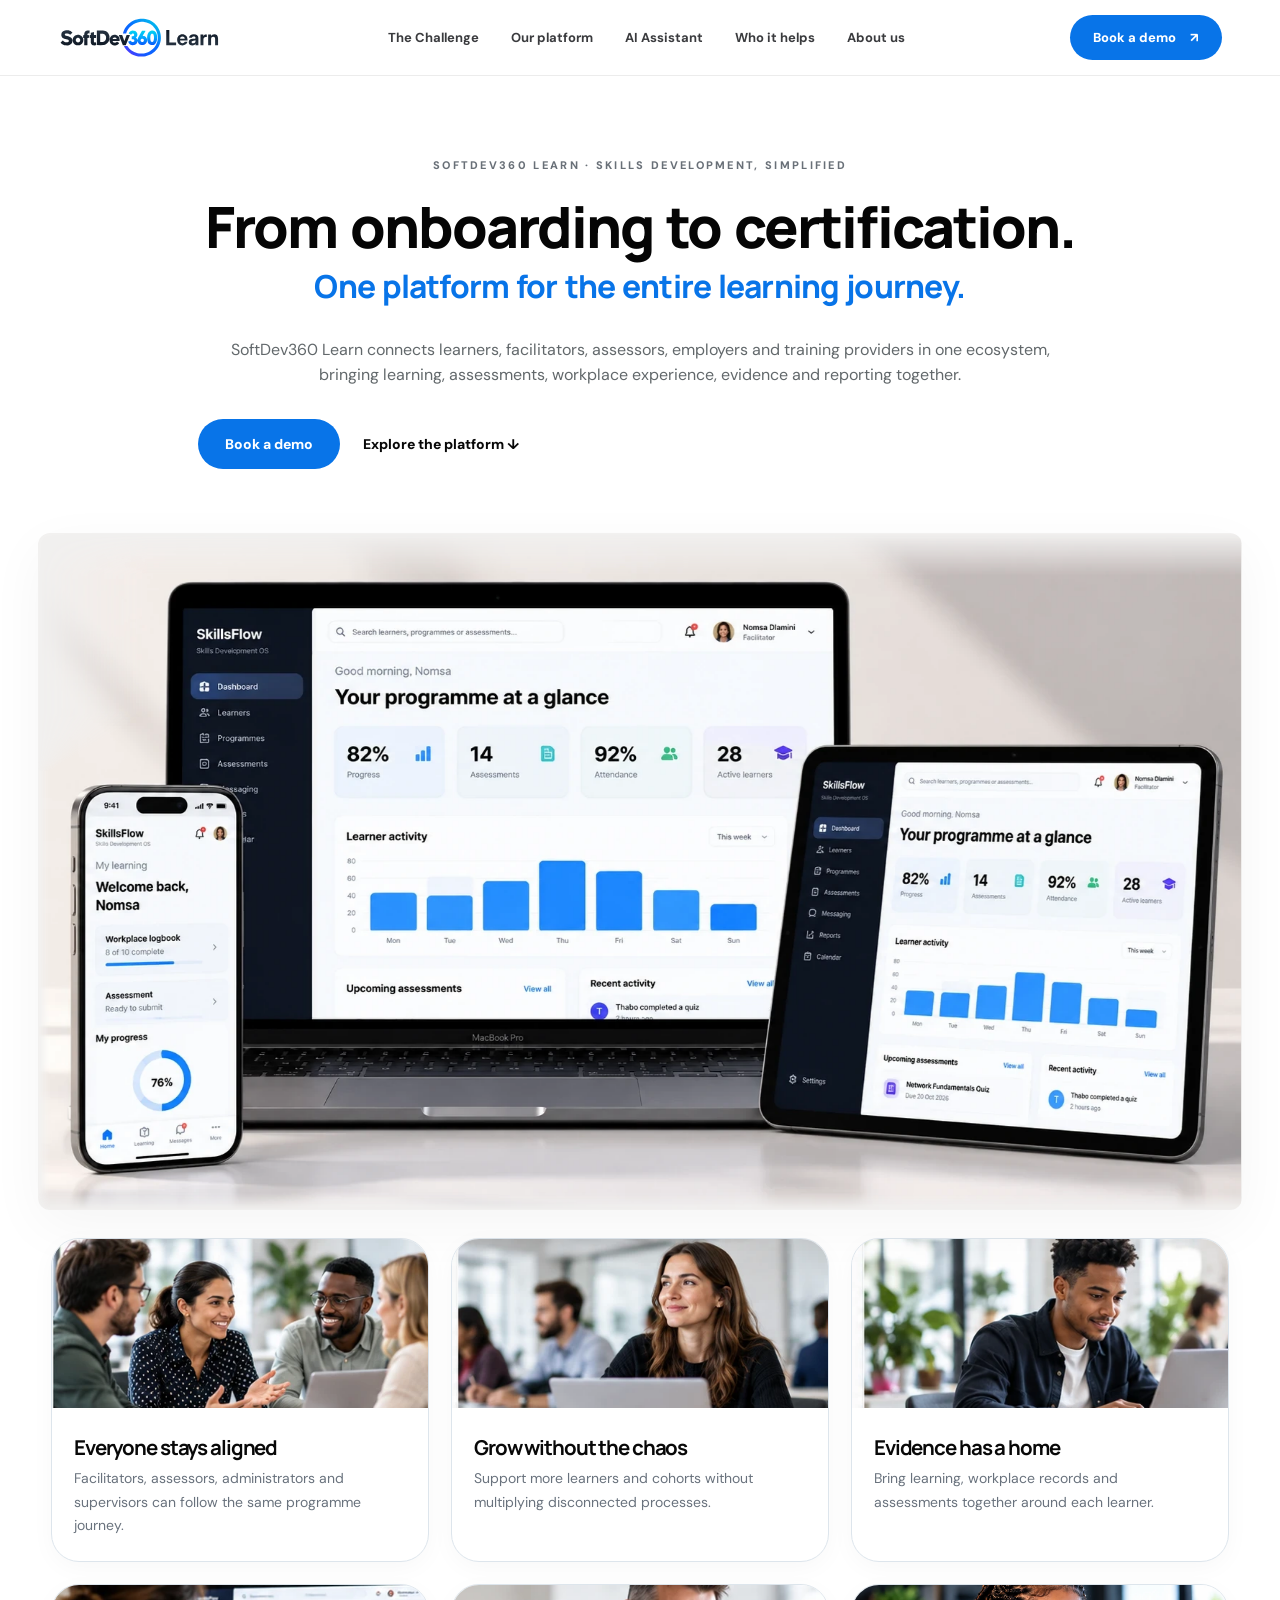
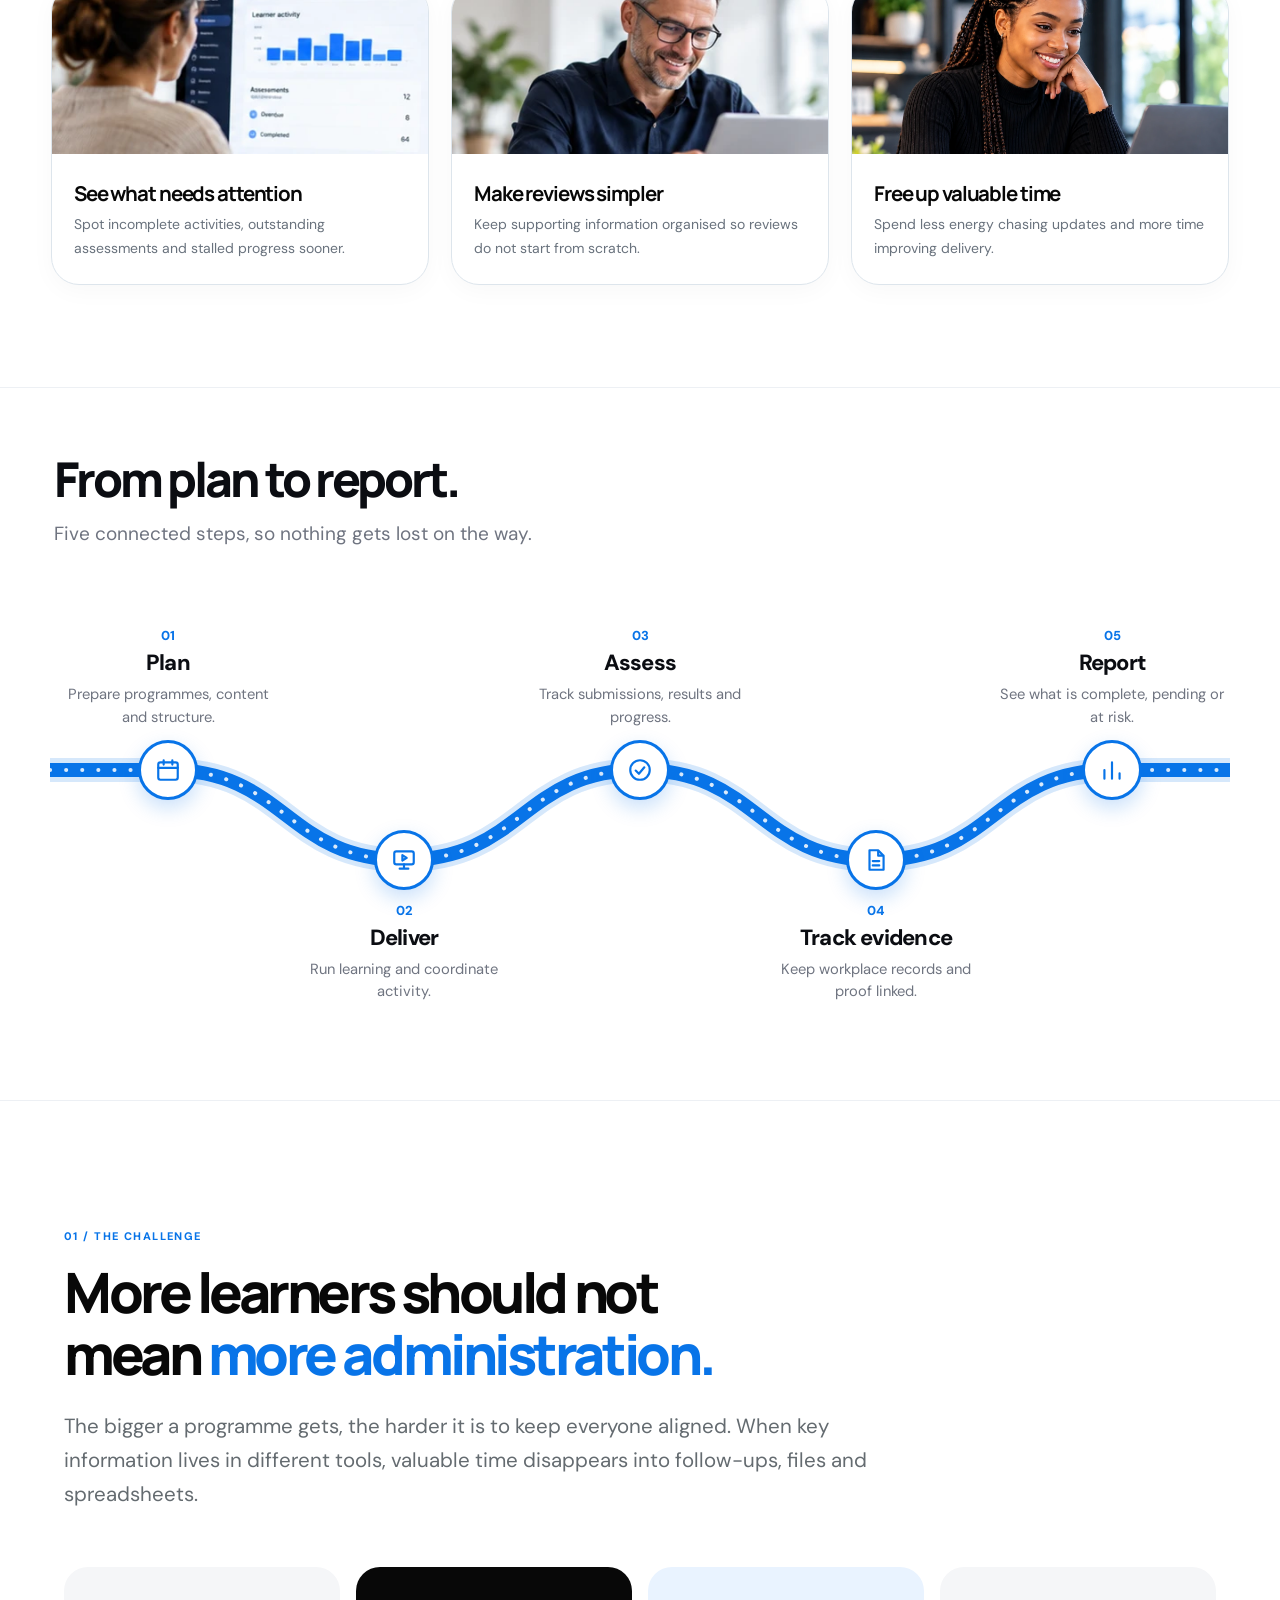
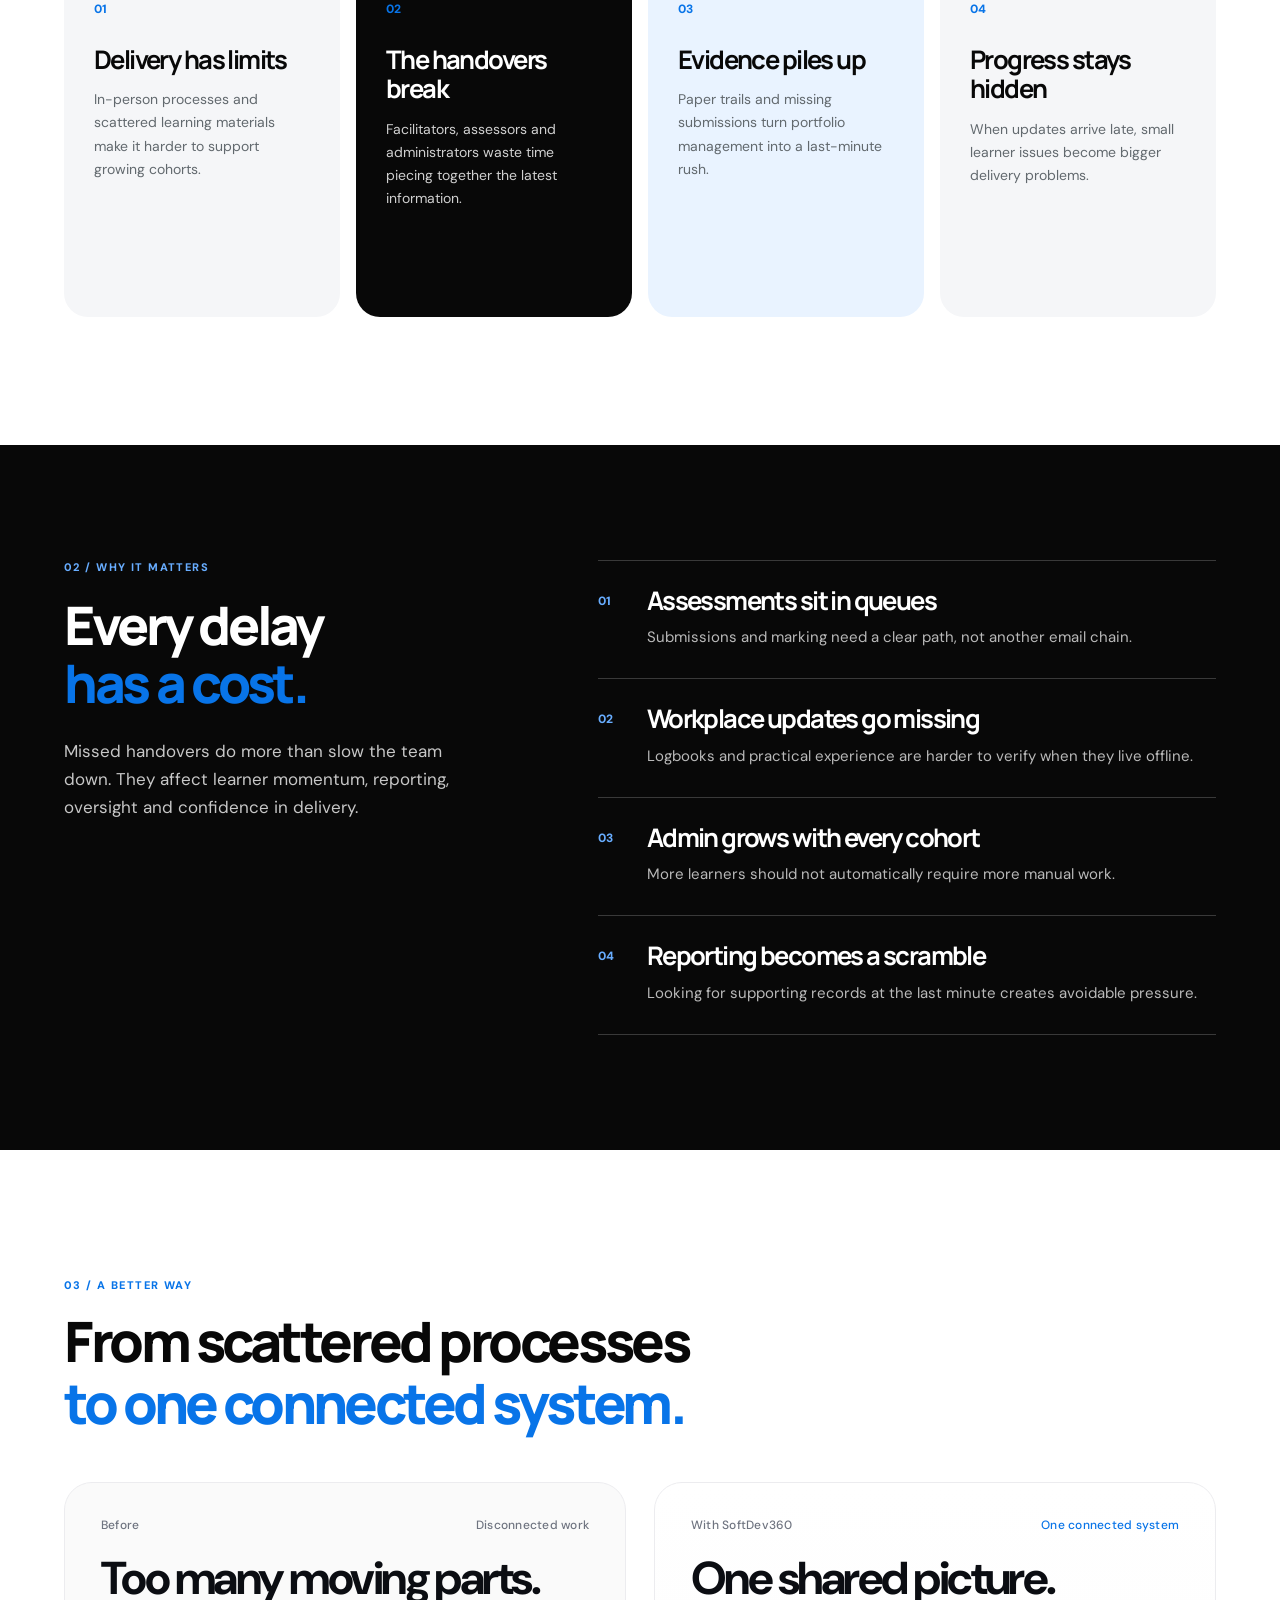
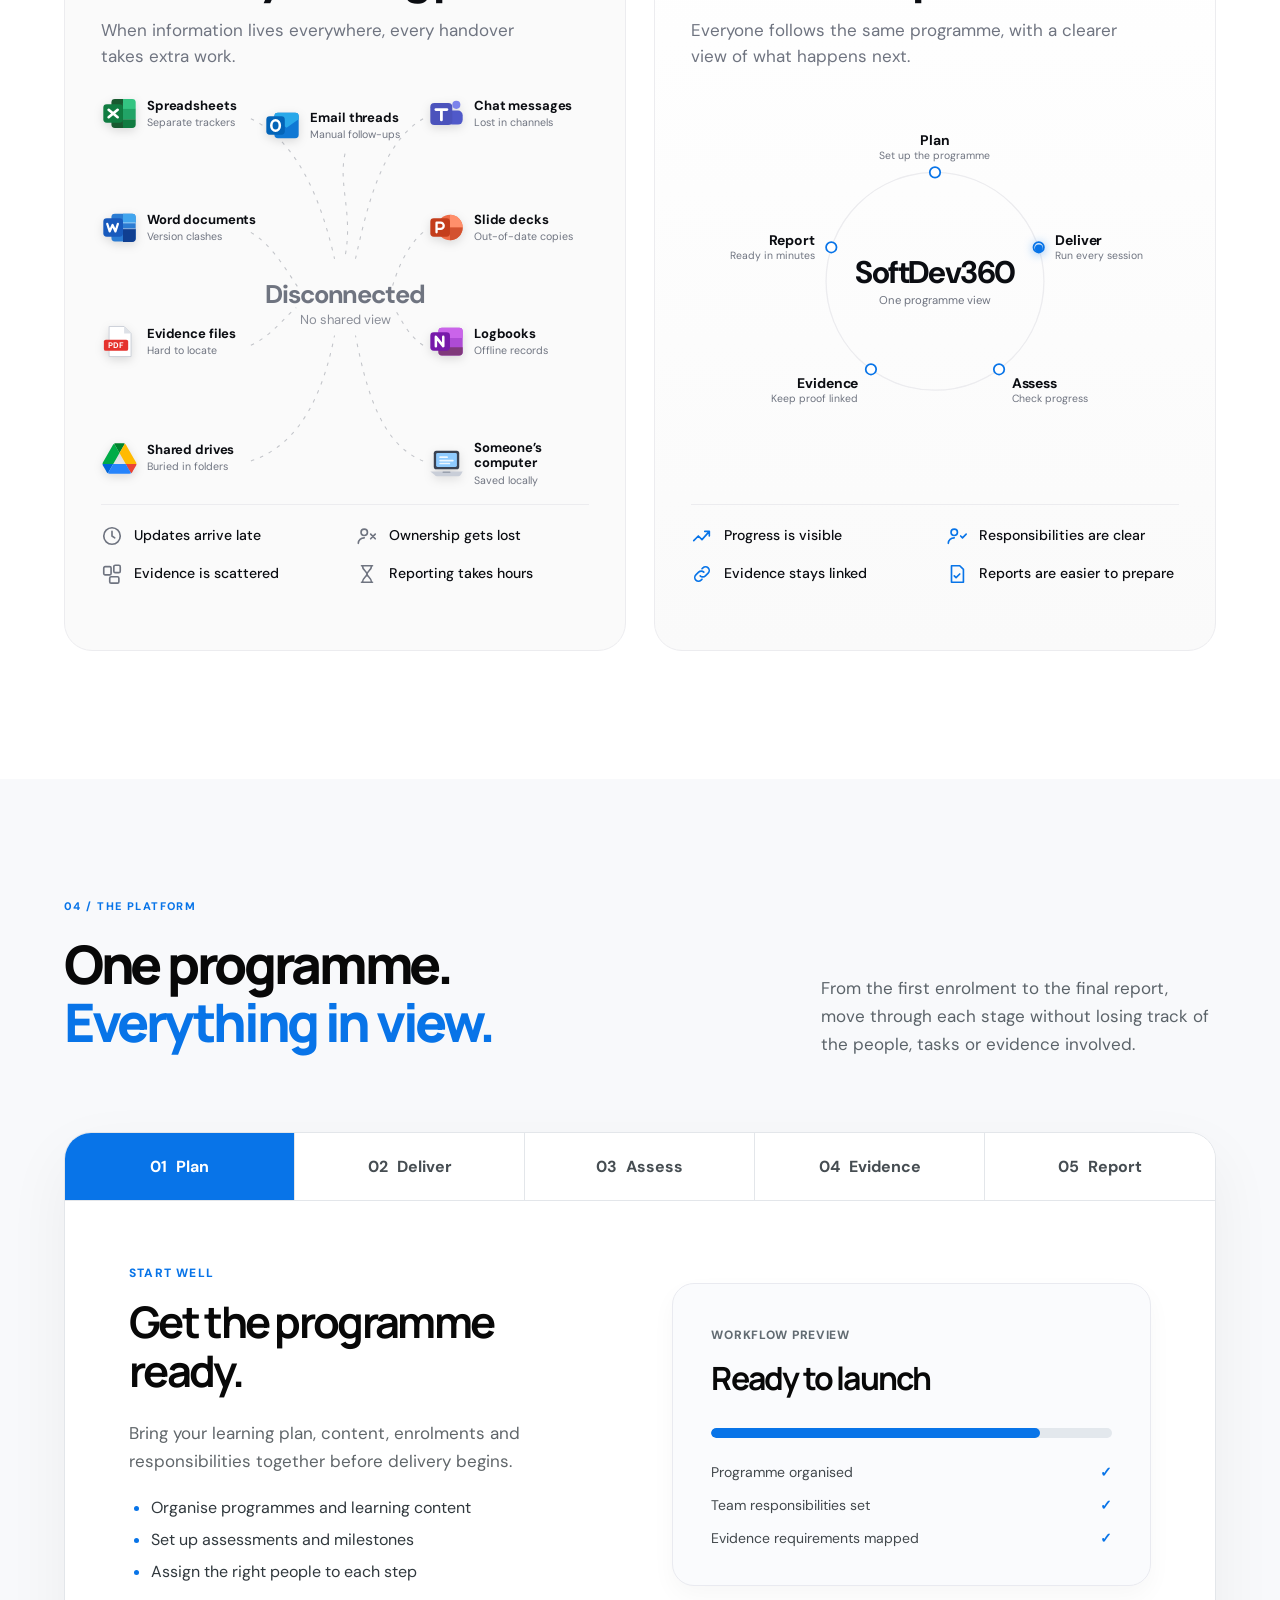
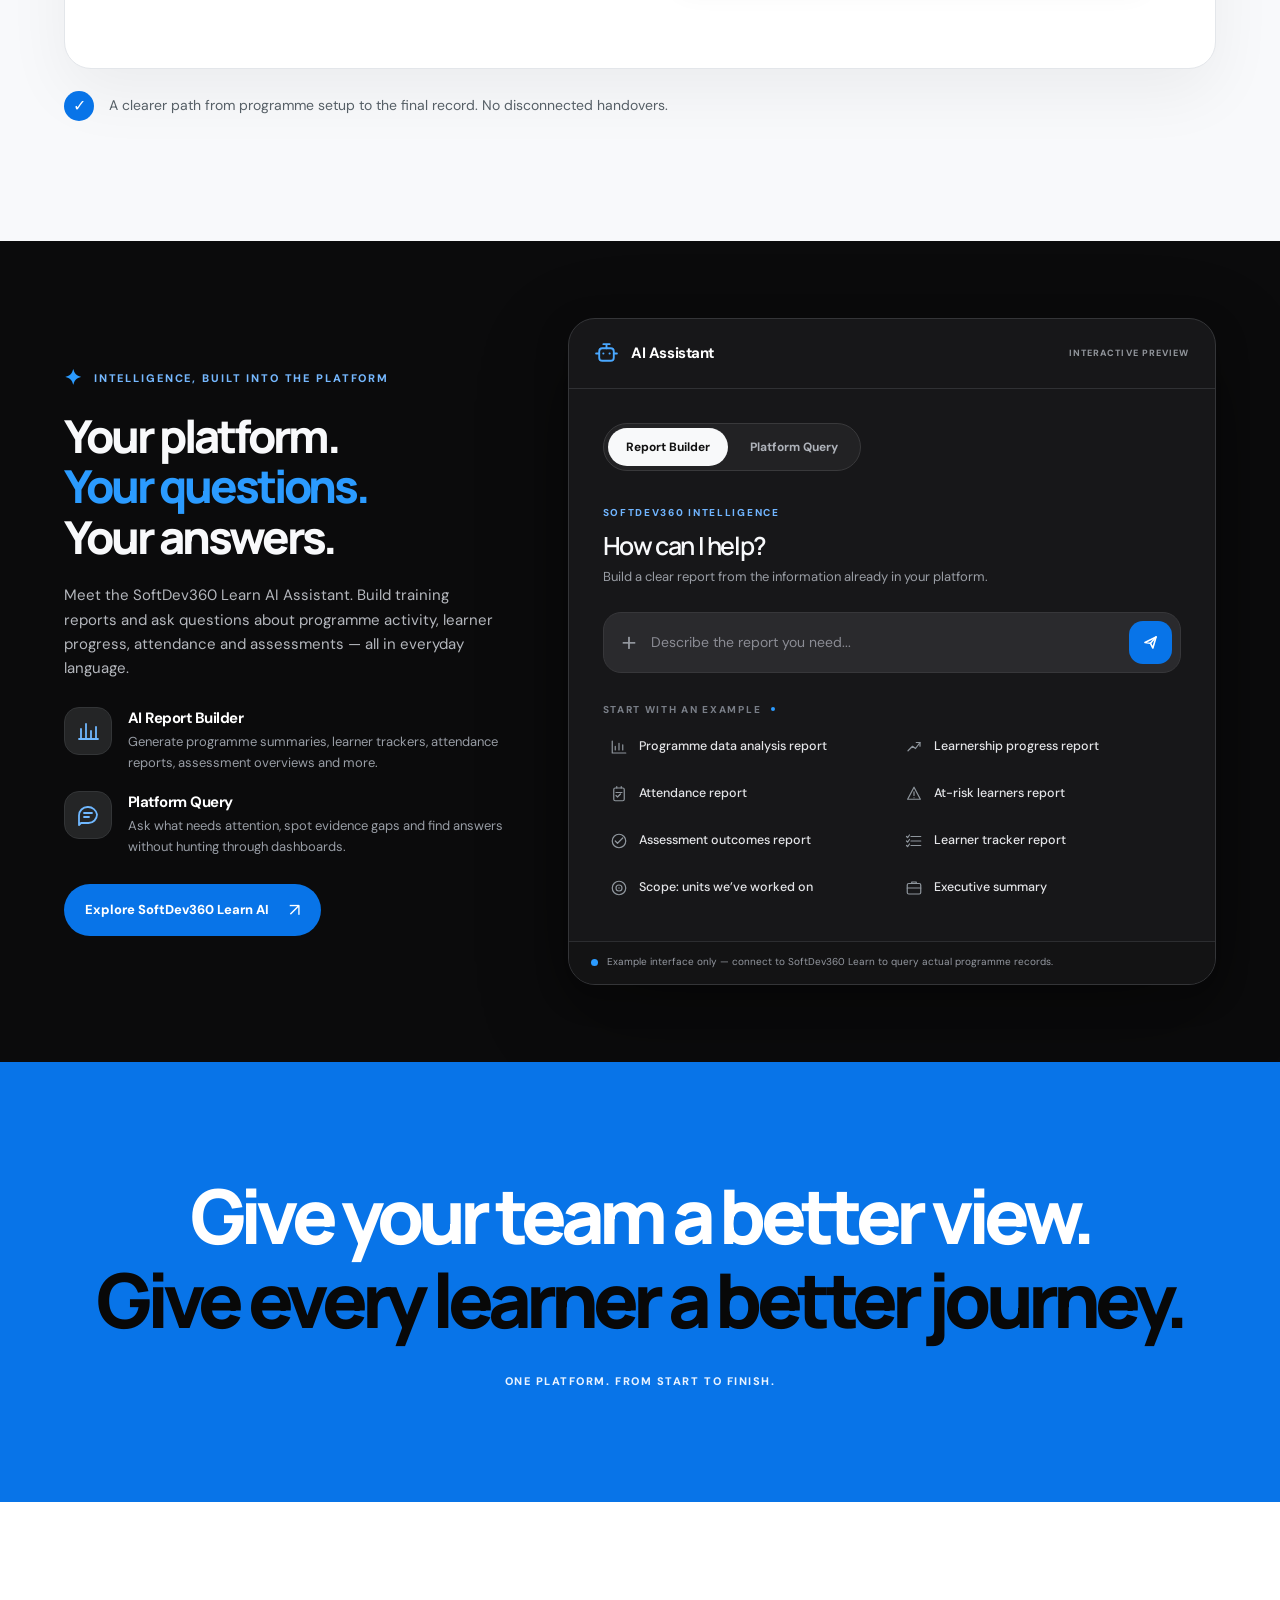
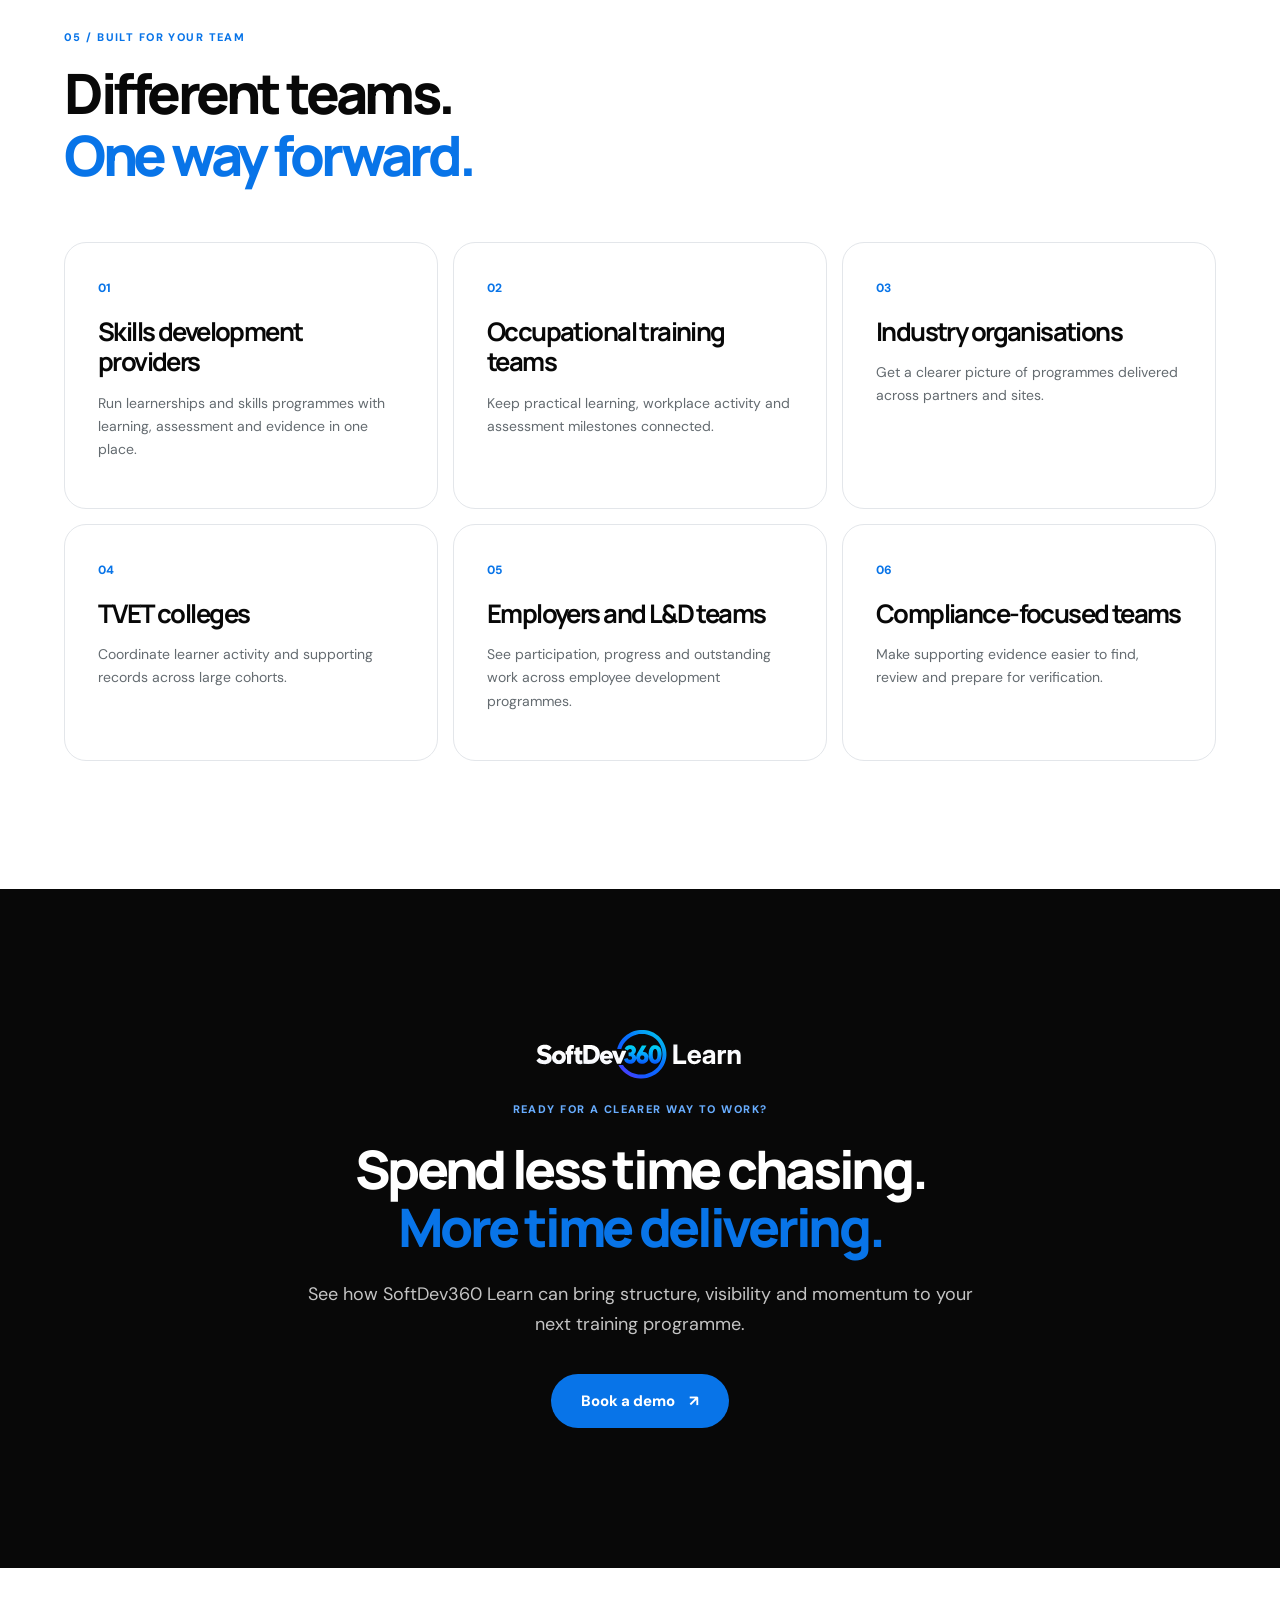
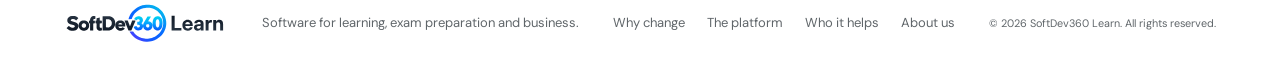
<file: index.html>
<!DOCTYPE html>

<html lang="en">
<head>
<meta charset="utf-8"/>
<meta content="width=device-width,initial-scale=1" name="viewport"/>
<meta content="#ffffff" name="theme-color"/>
<meta content="From onboarding to certification: SoftDev360 Learn connects the entire learning journey, including learning, assessments, workplace experience, evidence and reporting." name="description"/>
<title>SoftDev360 Learn — From onboarding to certification</title>
<link href="https://fonts.googleapis.com" rel="preconnect"/>
<link crossorigin="" href="https://fonts.gstatic.com" rel="preconnect"/>
<link href="https://fonts.googleapis.com/css2?family=DM+Sans:wght@400;500;600;700&amp;family=Manrope:wght@400;500;600;700;800&amp;display=swap" rel="stylesheet"/>
<link href="styles.css" rel="stylesheet"/>
<link as="image" href="assets/skillsflow-devices.webp" rel="preload"/><link href="assets/favicon-360.svg" rel="icon" type="image/svg+xml"/></head>
<body>
<header class="topbar">
<a aria-label="SoftDev360 Learn home" class="brand brand-logo-link" href="#top"><img alt="SoftDev360 Learn" class="brand-logo-image" decoding="async" height="376" loading="eager" src="assets/softdev360-light.svg" width="1022"/></a>
<nav aria-label="Primary navigation">
<a href="#reality">The Challenge </a><a href="#workflow">Our platform</a><a href="#ai">AI Assistant</a><a href="#ecosystem">Who it helps</a>
<a href="about.html">About us</a></nav>
<a class="nav-cta" href="#demo">Book a demo <span>↗</span></a>
<button aria-expanded="false" aria-label="Open menu" class="menu"><span></span><span></span></button>
</header>
<main id="top">
<section aria-label="SoftDev360 showcase: product introduction and device previews" class="hero"><div class="hero-content"><div class="eyebrow reveal">SOFTDEV360 LEARN · SKILLS DEVELOPMENT, SIMPLIFIED</div><h1 class="reveal"><span class="hero-heading-line hero-heading-first">From onboarding to certification.</span><span class="hero-heading-line hero-heading-second">One platform for the entire learning journey.</span></h1><p class="hero-copy reveal">SoftDev360 Learn connects learners, facilitators, assessors, employers and training providers in one ecosystem, bringing learning, assessments, workplace experience, evidence and reporting together.</p><div class="hero-actions reveal"><a class="button dark" href="#demo">Book a demo</a><a class="text-link" href="#workflow">Explore the platform ↓</a></div></div>
<div aria-label="SoftDev360 on realistic laptop, tablet and smartphone" class="product-stage reveal">
<img alt="SoftDev360 dashboards shown on a MacBook-style laptop, smartphone and tablet, arranged together against a light studio background" decoding="async" fetchpriority="high" height="928" loading="eager" src="assets/skillsflow-devices.webp" width="1648"/>
</div>
</section><section aria-label="Six reasons teams choose SoftDev360" class="outcomes" id="outcomes">
<div class="outcomes-head visually-hidden"><div class="section-label light">06  /  WHAT CHANGES</div><h2>Clarity for the team.<br/><em>Momentum for learners.</em></h2><p class="outcomes-subhead">A smoother way to deliver training, with fewer gaps and a clearer view of what matters.</p></div>
<div class="outcome-grid">
<article class="outcome-card reveal" style="--stagger:0ms"><div class="outcome-media"><img alt="Training team members in discussion around a table" decoding="async" loading="lazy" src="assets/outcomes/outcome-1.webp"/></div><div class="outcome-body"><h3>Everyone stays aligned</h3><p>Facilitators, assessors, administrators and supervisors can follow the same programme journey.</p></div></article>
<article class="outcome-card reveal" style="--stagger:95ms"><div class="outcome-media"><img alt="Professional woman working with a laptop in a collaborative office" decoding="async" loading="lazy" src="assets/outcomes/outcome-2.webp"/></div><div class="outcome-body"><h3>Grow without the chaos</h3><p>Support more learners and cohorts without multiplying disconnected processes.</p></div></article>
<article class="outcome-card reveal" style="--stagger:190ms"><div class="outcome-media"><img alt="Young professional working on a laptop in a bright workspace" decoding="async" loading="lazy" src="assets/outcomes/outcome-3.webp"/></div><div class="outcome-body"><h3>Evidence has a home</h3><p>Bring learning, workplace records and assessments together around each learner.</p></div></article>
<article class="outcome-card reveal" style="--stagger:0ms"><div class="outcome-media"><img alt="Person reviewing a learner activity dashboard on a large screen" decoding="async" loading="lazy" src="assets/outcomes/outcome-4.webp"/></div><div class="outcome-body"><h3>See what needs attention</h3><p>Spot incomplete activities, outstanding assessments and stalled progress sooner.</p></div></article>
<article class="outcome-card reveal" style="--stagger:95ms"><div class="outcome-media"><img alt="Professional reviewing information on a tablet device" decoding="async" loading="lazy" src="assets/outcomes/outcome-5.webp"/></div><div class="outcome-body"><h3>Make reviews simpler</h3><p>Keep supporting information organised so reviews do not start from scratch.</p></div></article>
<article class="outcome-card reveal" style="--stagger:190ms"><div class="outcome-media"><img alt="Smiling professional working with a laptop in a modern office" decoding="async" loading="lazy" src="assets/outcomes/outcome-6.webp"/></div><div class="outcome-body"><h3>Free up valuable time</h3><p>Spend less energy chasing updates and more time improving delivery.</p></div></article>
</div>
</section>
<section aria-labelledby="sfpipe-heading" class="sfpipe-section" id="flow"><div class="sfpipe-intro"><h2 id="sfpipe-heading">From plan to report.</h2><p class="sfpipe-lede">Five connected steps, so nothing gets lost on the way.</p><p aria-hidden="true" class="sfpipe-mobile-hint">Swipe across to see all five steps  →</p></div><div aria-label="Five-stage connected SoftDev360 workflow. Scroll horizontally to view all steps on narrow screens." class="sfpipe-scroll" role="region" tabindex="0"><div class="sfpipe-track"><svg aria-hidden="true" class="sfpipe-pipe" preserveaspectratio="none" viewbox="0 0 1000 460"><path class="sfpipe-edge" d="M0 185H100C200 185 200 275 300 275C400 275 400 185 500 185C600 185 600 275 700 275C800 275 800 185 900 185H1000"></path><path class="sfpipe-base" d="M0 185H100C200 185 200 275 300 275C400 275 400 185 500 185C600 185 600 275 700 275C800 275 800 185 900 185H1000"></path><path class="sfpipe-flow" d="M0 185H100C200 185 200 275 300 275C400 275 400 185 500 185C600 185 600 275 700 275C800 275 800 185 900 185H1000"></path></svg><div class="sfpipe-st up" style="--x:10%;--d:.4s"><div aria-hidden="true" class="sfpipe-pn"><svg fill="none" stroke="currentColor" stroke-linecap="round" stroke-linejoin="round" stroke-width="2" viewbox="0 0 24 24"><rect height="16" rx="2" width="18" x="3" y="5"></rect><path d="M3 10h18M8 3v4M16 3v4"></path></svg></div><div class="sfpipe-tx"><small>01</small><b>Plan</b><p>Prepare programmes, content and structure.</p></div></div><div class="sfpipe-st down" style="--x:30%;--d:.85s"><div aria-hidden="true" class="sfpipe-pn"><svg fill="none" stroke="currentColor" stroke-linecap="round" stroke-linejoin="round" stroke-width="2" viewbox="0 0 24 24"><rect height="12" rx="2" width="18" x="3" y="4"></rect><path d="M12 16v4M8 20h8M10.5 7.5l4 2.5-4 2.5z"></path></svg></div><div class="sfpipe-tx"><small>02</small><b>Deliver</b><p>Run learning and coordinate activity.</p></div></div><div class="sfpipe-st up" style="--x:50%;--d:1.2s"><div aria-hidden="true" class="sfpipe-pn"><svg fill="none" stroke="currentColor" stroke-linecap="round" stroke-linejoin="round" stroke-width="2" viewbox="0 0 24 24"><circle cx="12" cy="12" r="9"></circle><path d="M8 12.5l3 3 5-6"></path></svg></div><div class="sfpipe-tx"><small>03</small><b>Assess</b><p>Track submissions, results and progress.</p></div></div><div class="sfpipe-st down" style="--x:70%;--d:1.65s"><div aria-hidden="true" class="sfpipe-pn"><svg fill="none" stroke="currentColor" stroke-linecap="round" stroke-linejoin="round" stroke-width="2" viewbox="0 0 24 24"><path d="M6 3h8l5 5v13H6zM14 3v5h5M9 13h6M9 17h6"></path></svg></div><div class="sfpipe-tx"><small>04</small><b>Track evidence</b><p>Keep workplace records and proof linked.</p></div></div><div class="sfpipe-st up" style="--x:90%;--d:2.1s"><div aria-hidden="true" class="sfpipe-pn"><svg fill="none" stroke="currentColor" stroke-linecap="round" stroke-linejoin="round" stroke-width="2" viewbox="0 0 24 24"><path d="M5 20v-8M12 20V5M19 20v-5"></path></svg></div><div class="sfpipe-tx"><small>05</small><b>Report</b><p>See what is complete, pending or at risk.</p></div></div></div></div></section>
<section class="section intro" id="reality">
<div class="section-label reveal">01  /  THE CHALLENGE</div>
<h2 class="display reveal">More learners should not mean <em>more administration.</em></h2>
<p class="lead reveal">The bigger a programme gets, the harder it is to keep everyone aligned. When key information lives in different tools, valuable time disappears into follow-ups, files and spreadsheets.</p>
<div class="problem-grid">
<article class="problem-card reveal"><span>01</span><h3>Delivery has limits</h3><p>In-person processes and scattered learning materials make it harder to support growing cohorts.</p><div class="line-art scale-art"><i></i><i></i><i></i></div></article>
<article class="problem-card dark-card reveal"><span>02</span><h3>The handovers break</h3><p>Facilitators, assessors and administrators waste time piecing together the latest information.</p><div class="nodes"><i></i><i></i><i></i><i></i></div></article>
<article class="problem-card accent-card reveal"><span>03</span><h3>Evidence piles up</h3><p>Paper trails and missing submissions turn portfolio management into a last-minute rush.</p><div class="paper-stack"><i></i><i></i><i></i></div></article>
<article class="problem-card reveal"><span>04</span><h3>Progress stays hidden</h3><p>When updates arrive late, small learner issues become bigger delivery problems.</p><div class="line-art bars-art"><i></i><i></i><i></i><i></i></div></article>
</div>
</section>
<section class="cost-section">
<div class="cost-copy reveal"><div class="section-label light">02  /  WHY IT MATTERS</div><h2>Every delay<br/><em>has a cost.</em></h2><p>Missed handovers do more than slow the team down. They affect learner momentum, reporting, oversight and confidence in delivery.</p></div>
<div class="cost-list">
<div class="cost-row reveal"><span>01</span><h3>Assessments sit in queues</h3><p>Submissions and marking need a clear path, not another email chain.</p></div>
<div class="cost-row reveal"><span>02</span><h3>Workplace updates go missing</h3><p>Logbooks and practical experience are harder to verify when they live offline.</p></div>
<div class="cost-row reveal"><span>03</span><h3>Admin grows with every cohort</h3><p>More learners should not automatically require more manual work.</p></div>
<div class="cost-row reveal"><span>04</span><h3>Reporting becomes a scramble</h3><p>Looking for supporting records at the last minute creates avoidable pressure.</p></div>
</div>
</section>
<section class="section shift">
<div class="section-label reveal">03  /  A BETTER WAY</div>
<h2 class="display reveal">From scattered processes<br/><em>to one connected system.</em></h2>
<div aria-label="Before and after SoftDev360: disconnected tools versus a connected programme" class="sfba-wrap reveal"><article aria-labelledby="sfba-h-before" class="sfba-panel sfba-before">
<div class="sfba-tag"><span>Before</span><span>Disconnected work</span></div>
<h2 id="sfba-h-before">Too many moving parts.</h2>
<p class="sfba-lede">When information lives everywhere, every handover takes extra work.</p>
<div aria-hidden="true" class="sfba-stage">
<svg preserveaspectratio="none" viewbox="0 0 700 574">
<path class="sfba-gap" d="M215 34C290 70 320 170 335 235"></path>
<path class="sfba-gap" d="M350 84C340 130 362 170 350 232"></path>
<path class="sfba-gap" d="M462 34C400 70 380 170 365 235"></path>
<path class="sfba-gap" d="M215 197C245 215 265 250 282 275"></path>
<path class="sfba-gap" d="M462 197C440 215 425 250 418 275"></path>
<path class="sfba-gap" d="M215 359C245 345 262 320 280 305"></path>
<path class="sfba-gap" d="M462 359C440 345 430 320 420 305"></path>
<path class="sfba-gap" d="M215 525C290 500 320 420 335 345"></path>
<path class="sfba-gap" d="M462 525C400 500 380 420 365 345"></path>
</svg>
<div class="sfba-lost"><b>Disconnected</b><small>No shared view</small></div>
<div class="sfba-node sfba-n1"><svg viewbox="0 0 32 32"><path d="M12 3.5h7v25h-7a3 3 0 0 1-3-3v-19a3 3 0 0 1 3-3z" fill="#185A30"></path><path d="M19 3.5h8a3 3 0 0 1 3 3V12H19z" fill="#33C481"></path><rect fill="#21A366" height="9" width="11" x="19" y="12"></rect><path d="M19 21h11v4.5a3 3 0 0 1-3 3h-8z" fill="#107C41"></path><rect fill="#107C41" height="16" rx="3" width="17" x="2" y="8"></rect><path d="M6.6 12.8l7.8 6.4M14.4 12.8l-7.8 6.4" stroke="#fff" stroke-linecap="round" stroke-width="2.3"></path></svg><div><b>Spreadsheets</b><small>Separate trackers</small></div></div>
<div class="sfba-node sfba-n2"><svg viewbox="0 0 32 32"><rect fill="#0F78D4" height="22" rx="3" width="21" x="9" y="5"></rect><path d="M9 8a3 3 0 0 1 3-3h15a3 3 0 0 1 3 3v2.5L19.5 18 9 10.5z" fill="#28A8EA"></path><rect fill="#0364B8" height="16" rx="3" width="16" x="2" y="8"></rect><ellipse cx="10" cy="16" fill="none" rx="3.7" ry="4.6" stroke="#fff" stroke-width="2.2"></ellipse></svg><div><b>Email threads</b><small>Manual follow-ups</small></div></div>
<div class="sfba-node sfba-n3"><svg viewbox="0 0 32 32"><circle cx="24.5" cy="8.5" fill="#7B83EB" r="3.5"></circle><rect fill="#5059C9" height="12" rx="4" width="13" x="17" y="13.5"></rect><rect fill="#4B53BC" height="19" rx="3.5" width="19" x="2" y="7"></rect><path d="M6.8 12.6h9.6M11.6 12.6v9" stroke="#fff" stroke-linecap="round" stroke-width="2.4"></path></svg><div><b>Chat messages</b><small>Lost in channels</small></div></div>
<div class="sfba-node sfba-n4"><svg viewbox="0 0 32 32"><rect fill="#2B7CD3" height="24" rx="3" width="21" x="9" y="4"></rect><path d="M19 4h8a3 3 0 0 1 3 3v5H19z" fill="#41A5EE"></path><path d="M19 17h11v8.5a3 3 0 0 1-3 3h-8z" fill="#103F91"></path><path d="M19 12h11M19 17h11" stroke="#fff" stroke-opacity=".4" stroke-width="1.2"></path><rect fill="#185ABD" height="16" rx="3" width="17" x="2" y="8"></rect><path d="M5.4 12.8l2.1 6.6 2.5-5.6 2.5 5.6 2.1-6.6" fill="none" stroke="#fff" stroke-linecap="round" stroke-linejoin="round" stroke-width="1.9"></path></svg><div><b>Word documents</b><small>Version clashes</small></div></div>
<div class="sfba-node sfba-n5"><svg viewbox="0 0 32 32"><circle cx="19" cy="16" fill="#ED6C47" r="11"></circle><path d="M19 5a11 11 0 0 1 11 11H19z" fill="#FF8F6B"></path><path d="M19 16h11a11 11 0 0 1-11 11z" fill="#D35230"></path><rect fill="#C43E1C" height="16" rx="3" width="17" x="2" y="8"></rect><path d="M7.4 20.2v-8.4h3.5a2.7 2.7 0 0 1 0 5.4H7.4" fill="none" stroke="#fff" stroke-linecap="round" stroke-linejoin="round" stroke-width="2"></path></svg><div><b>Slide decks</b><small>Out-of-date copies</small></div></div>
<div class="sfba-node sfba-n6"><svg viewbox="0 0 32 32"><path d="M7 3h13l6 6v20H7z" fill="#fff" stroke="#C9CED6" stroke-linejoin="round" stroke-width=".8"></path><path d="M20 3v6h6z" fill="#DDE1E7"></path><rect fill="#E5322D" height="9.5" rx="1.6" width="21" x="2.5" y="14.5"></rect><text fill="#fff" font-family="Arial,sans-serif" font-size="7" font-weight="700" text-anchor="middle" x="13" y="21.5">PDF</text></svg><div><b>Evidence files</b><small>Hard to locate</small></div></div>
<div class="sfba-node sfba-n7"><svg viewbox="0 0 32 32"><rect fill="#AE4BD5" height="24" rx="3" width="21" x="9" y="4"></rect><path d="M9 7a3 3 0 0 1 3-3h15a3 3 0 0 1 3 3v6H9z" fill="#CA64EA"></path><path d="M9 21h21v4a3 3 0 0 1-3 3H12a3 3 0 0 1-3-3z" fill="#80397B"></path><rect fill="#7719AA" height="16" rx="3" width="17" x="2" y="8"></rect><path d="M6.8 20v-8l6.4 8v-8" fill="none" stroke="#fff" stroke-linecap="round" stroke-linejoin="round" stroke-width="2.2"></path></svg><div><b>Logbooks</b><small>Offline records</small></div></div>
<div class="sfba-node sfba-n8"><svg viewbox="-4 -8 95.3 94"><path d="m6.6 66.85 3.85 6.65c.8 1.4 1.95 2.5 3.3 3.3l13.75-23.8h-27.5c0 1.55.4 3.1 1.2 4.5z" fill="#0066da"></path><path d="m43.65 25-13.75-23.8c-1.35.8-2.5 1.9-3.3 3.3l-25.4 44a9.06 9.06 0 0 0-1.2 4.5h27.5z" fill="#00ac47"></path><path d="m73.55 76.8c1.35-.8 2.5-1.9 3.3-3.3l1.6-2.75 7.65-13.25c.8-1.4 1.2-2.95 1.2-4.5h-27.5l5.85 11.5z" fill="#ea4335"></path><path d="m43.65 25 13.75-23.8c-1.35-.8-2.9-1.2-4.5-1.2h-18.5c-1.6 0-3.15.45-4.5 1.2z" fill="#00832d"></path><path d="m59.8 53h-32.3l-13.75 23.8c1.35.8 2.9 1.2 4.5 1.2h50.8c1.6 0 3.15-.45 4.5-1.2z" fill="#2684fc"></path><path d="m73.4 26.5-12.7-22c-.8-1.4-1.95-2.5-3.3-3.3l-13.75 23.8 16.15 28h27.45c0-1.55-.4-3.1-1.2-4.5z" fill="#ffba00"></path></svg><div><b>Shared drives</b><small>Buried in folders</small></div></div>
<div class="sfba-node sfba-n9"><svg viewbox="0 0 32 32"><rect fill="#3A4252" height="16" rx="2.2" width="22" x="5" y="5"></rect><rect fill="#8FCBFF" height="12" rx="1.2" width="18" x="7" y="7"></rect><path d="M10.5 10.5h6M10.5 13.5h11M10.5 16h8" stroke="#fff" stroke-linecap="round" stroke-opacity=".85" stroke-width="1.5"></path><path d="M2 23h28l-1.6 2.8a2.2 2.2 0 0 1-1.9 1.2h-19a2.2 2.2 0 0 1-1.9-1.2z" fill="#C9CED8"></path><rect fill="#9AA1AE" height="1.3" rx=".65" width="7" x="12.5" y="23"></rect></svg><div><b>Someone’s computer</b><small>Saved locally</small></div></div>
</div>
<ul class="sfba-list">
<li class="sfba-list-item" style="--i:0"><i><svg fill="none" stroke="currentColor" stroke-linecap="round" stroke-linejoin="round" stroke-width="1.8" viewbox="0 0 24 24"><circle cx="12" cy="12" r="9"></circle><path d="M12 7v5l3 2"></path></svg></i><span>Updates arrive late</span></li>
<li class="sfba-list-item" style="--i:1"><i><svg fill="none" stroke="currentColor" stroke-linecap="round" stroke-linejoin="round" stroke-width="1.8" viewbox="0 0 24 24"><circle cx="9" cy="8" r="3.5"></circle><path d="M2.5 20c0-3.5 3-6 6.5-6M16 10l5 5M21 10l-5 5"></path></svg></i><span>Ownership gets lost</span></li>
<li class="sfba-list-item" style="--i:2"><i><svg fill="none" stroke="currentColor" stroke-linecap="round" stroke-linejoin="round" stroke-width="1.8" viewbox="0 0 24 24"><rect height="9" rx="1.5" width="8" x="3" y="4"></rect><rect height="8" rx="1.5" width="7" x="14" y="2.5"></rect><rect height="7" rx="1.5" width="10" x="9.5" y="15"></rect></svg></i><span>Evidence is scattered</span></li>
<li class="sfba-list-item" style="--i:3"><i><svg fill="none" stroke="currentColor" stroke-linecap="round" stroke-linejoin="round" stroke-width="1.8" viewbox="0 0 24 24"><path d="M6 3h12M6 21h12M7 3c0 5 5 6 5 9s-5 4-5 9M17 3c0 5-5 6-5 9s5 4 5 9"></path></svg></i><span>Reporting takes hours</span></li>
</ul>
</article><article aria-labelledby="sfba-h-after" class="sfba-panel sfba-after" id="sfba-after-panel">
<div class="sfba-tag"><span>With SoftDev360</span><span>One connected system</span></div>
<h2 id="sfba-h-after">One shared picture.</h2>
<p class="sfba-lede">Everyone follows the same programme, with a clearer view of what happens next.</p>
<div class="sfba-stage">
<svg aria-label="Plan, Deliver, Assess, Evidence and Report form one cycle around a single SoftDev360 programme view" role="img" viewbox="0 0 560 370">
<path class="sfba-ring" d="M280 75A125 125 0 0 1 280 325A125 125 0 0 1 280 75" id="sfba-orbit" pathlength="1"></path>
<g class="sfba-core"><text class="sfba-brand" text-anchor="middle" x="280" y="202">SoftDev360</text><text class="sfba-sub" text-anchor="middle" x="280" y="226">One programme view</text></g>
<circle class="sfba-nd" cx="280" cy="75" r="6" style="transition-delay:.9s"></circle>
<g class="sfba-lb" style="transition-delay:1s"><text class="sfba-n" text-anchor="middle" x="280" y="44">Plan</text><text class="sfba-d" text-anchor="middle" x="280" y="60">Set up the programme</text></g>
<circle class="sfba-nd" cx="399" cy="161" r="6" style="transition-delay:1.05s"></circle>
<g class="sfba-lb" style="transition-delay:1.15s"><text class="sfba-n" x="418" y="158">Deliver</text><text class="sfba-d" x="418" y="175">Run every session</text></g>
<circle class="sfba-nd" cx="353.5" cy="301" r="6" style="transition-delay:1.2s"></circle>
<g class="sfba-lb" style="transition-delay:1.3s"><text class="sfba-n" x="368" y="322">Assess</text><text class="sfba-d" x="368" y="339">Check progress</text></g>
<circle class="sfba-nd" cx="206.5" cy="301" r="6" style="transition-delay:1.35s"></circle>
<g class="sfba-lb" style="transition-delay:1.45s"><text class="sfba-n" text-anchor="end" x="192" y="322">Evidence</text><text class="sfba-d" text-anchor="end" x="192" y="339">Keep proof linked</text></g>
<circle class="sfba-nd" cx="161" cy="161" r="6" style="transition-delay:1.5s"></circle>
<g class="sfba-lb" style="transition-delay:1.6s"><text class="sfba-n" text-anchor="end" x="142" y="158">Report</text><text class="sfba-d" text-anchor="end" x="142" y="175">Ready in minutes</text></g>
<circle class="sfba-orb" r="4.5"><animatemotion dur="14s" repeatcount="indefinite"><mpath href="#sfba-orbit"></mpath></animatemotion></circle>
</svg>
</div>
<ul class="sfba-list">
<li class="sfba-list-item"><i><svg fill="none" stroke="currentColor" stroke-linecap="round" stroke-linejoin="round" stroke-width="1.8" viewbox="0 0 24 24"><path d="M3 17l5-5 4 4 8-9M15 7h5v5"></path></svg></i><span>Progress is visible</span></li>
<li class="sfba-list-item"><i><svg fill="none" stroke="currentColor" stroke-linecap="round" stroke-linejoin="round" stroke-width="1.8" viewbox="0 0 24 24"><circle cx="9" cy="8" r="3.5"></circle><path d="M2.5 20c0-3.5 3-6 6.5-6M16 12l2 2 4-4"></path></svg></i><span>Responsibilities are clear</span></li>
<li class="sfba-list-item"><i><svg fill="none" stroke="currentColor" stroke-linecap="round" stroke-linejoin="round" stroke-width="1.8" viewbox="0 0 24 24"><path d="M10 14a4 4 0 0 0 5.7 0l3-3a4 4 0 0 0-5.7-5.7l-1 1M14 10a4 4 0 0 0-5.7 0l-3 3a4 4 0 0 0 5.7 5.7l1-1"></path></svg></i><span>Evidence stays linked</span></li>
<li class="sfba-list-item"><i><svg fill="none" stroke="currentColor" stroke-linecap="round" stroke-linejoin="round" stroke-width="1.8" viewbox="0 0 24 24"><path d="M6 3h9l4 4v14H6zM9 14l2 2 4-4"></path></svg></i><span>Reports are easier to prepare</span></li>
</ul>
</article></div></section>
<section class="workflow" id="workflow">
<div class="workflow-head reveal"><div><div class="section-label light">04  /  THE PLATFORM</div><h2>One programme.<br/><em>Everything in view.</em></h2></div><p>From the first enrolment to the final report, move through each stage without losing track of the people, tasks or evidence involved.</p></div>
<div class="workflow-shell reveal">
<div aria-label="Programme lifecycle" class="workflow-tabs" role="tablist">
<button aria-selected="true" class="active" data-step="0" role="tab" type="button"><b>01</b><span>Plan</span></button><button aria-selected="false" data-step="1" role="tab" type="button"><b>02</b><span>Deliver</span></button><button aria-selected="false" data-step="2" role="tab" type="button"><b>03</b><span>Assess</span></button><button aria-selected="false" data-step="3" role="tab" type="button"><b>04</b><span>Evidence</span></button><button aria-selected="false" data-step="4" role="tab" type="button"><b>05</b><span>Report</span></button>
</div>
<div class="workflow-panel">
<div class="stage-copy"><small id="stage-kicker">START WELL</small><h3 id="stage-title">Get the programme ready.</h3><p id="stage-text">Bring your learning plan, content, enrolments and responsibilities together before delivery begins.</p><ul id="stage-list"><li>Organise programmes and learning content</li><li>Set up assessments and milestones</li><li>Assign the right people to each step</li></ul></div>
<div class="stage-visual"><div class="thread"><span></span><span></span><span></span><span></span><span></span></div><div class="visual-card"><small>WORKFLOW PREVIEW</small><h4 id="visual-title">Ready to launch</h4><div class="progress"><i></i></div><div class="checks"><span>Programme organised <b>✓</b></span><span>Team responsibilities set <b>✓</b></span><span>Evidence requirements mapped <b>✓</b></span></div></div></div>
</div>
</div>
<div class="golden-note reveal"><span>✓</span><p>A clearer path from programme setup to the final record. No disconnected handovers.</p></div>
</section>
<section aria-labelledby="sfai-heading" class="sfai-section" id="ai">
<div class="sfai-container">
<div class="sfai-copy reveal">
<span class="sfai-eyebrow"><span aria-hidden="true" class="sfai-spark">✦</span> INTELLIGENCE, BUILT INTO THE PLATFORM</span>
<h2 id="sfai-heading">Your platform.<br/><em>Your questions.</em><br/>Your answers.</h2>
<p class="sfai-description">Meet the SoftDev360 Learn AI Assistant. Build training reports and ask questions about programme activity, learner progress, attendance and assessments — all in everyday language.</p>
<div class="sfai-highlights">
<div class="sfai-highlight">
<span aria-hidden="true" class="sfai-highlight-icon"><svg fill="none" stroke="currentColor" stroke-linecap="round" stroke-linejoin="round" stroke-width="1.8" viewbox="0 0 24 24"><path d="M5 20V10M10 20V5M15 20v-8M20 20V8"></path><path d="M3 20h19"></path></svg></span>
<div><strong>AI Report Builder</strong><p>Generate programme summaries, learner trackers, attendance reports, assessment overviews and more.</p></div>
</div>
<div class="sfai-highlight">
<span aria-hidden="true" class="sfai-highlight-icon"><svg fill="none" stroke="currentColor" stroke-linecap="round" stroke-linejoin="round" stroke-width="1.8" viewbox="0 0 24 24"><path d="M8 10h8M8 14h5"></path><path d="M21 11.5a8.5 8.5 0 0 1-8.5 8.5H5l-2 2v-9.5a8.5 8.5 0 0 1 8.5-8.5H12A9 9 0 0 1 21 11.5Z"></path></svg></span>
<div><strong>Platform Query</strong><p>Ask what needs attention, spot evidence gaps and find answers without hunting through dashboards.</p></div>
</div>
</div>
<a class="sfai-cta" href="#demo">Explore SoftDev360 Learn AI <span aria-hidden="true">↗</span></a>
</div>
<div aria-label="Interactive preview of the SoftDev360 AI Assistant" class="sfai-demo reveal">
<div class="sfai-demo-header">
<div class="sfai-demo-brand"><svg aria-hidden="true" fill="none" stroke="currentColor" stroke-linecap="round" stroke-linejoin="round" stroke-width="1.8" viewbox="0 0 24 24"><rect height="12" rx="3" width="14" x="5" y="7"></rect><path d="M12 3v4M9 3h6M2 12h3M19 12h3"></path><circle cx="9" cy="12" fill="currentColor" r="1" stroke="none"></circle><circle cx="15" cy="12" fill="currentColor" r="1" stroke="none"></circle></svg><strong>AI Assistant</strong></div>
<span class="sfai-preview-tag">INTERACTIVE PREVIEW</span>
</div>
<div class="sfai-demo-body">
<div aria-label="AI Assistant capabilities" class="sfai-mode-tabs" role="tablist">
<button aria-controls="sfai-panel" aria-selected="true" class="sfai-mode active" data-ai-mode="report" id="sfai-tab-report" role="tab" tabindex="0" type="button">Report Builder</button>
<button aria-controls="sfai-panel" aria-selected="false" class="sfai-mode" data-ai-mode="query" id="sfai-tab-query" role="tab" tabindex="-1" type="button">Platform Query</button>
</div>
<div aria-labelledby="sfai-tab-report" class="sfai-panel" id="sfai-panel" role="tabpanel">
<div class="sfai-hello"><span class="sfai-micro-label">SOFTDEV360 INTELLIGENCE</span><h3>How can I help?</h3><p id="sfai-mode-description">Build a clear report from the information already in your platform.</p></div>
<form autocomplete="off" class="sfai-form" id="sfai-form">
<span aria-hidden="true" class="sfai-form-symbol">+</span>
<input aria-label="Preview an AI Assistant request" id="sfai-input" maxlength="180" name="prompt" placeholder="Describe the report you need..." type="text"/>
<button aria-label="Preview the request" class="sfai-send" type="submit"><svg aria-hidden="true" fill="none" stroke="currentColor" stroke-linecap="round" stroke-linejoin="round" stroke-width="2" viewbox="0 0 24 24"><path d="m5 12 14-7-4 14-3-6-7-1Z"></path><path d="m12 13 7-8"></path></svg></button>
</form>
<div class="sfai-suggestion-title"><span>START WITH AN EXAMPLE</span><span aria-hidden="true" class="sfai-blue-dot"></span></div>
<div aria-label="Example requests" class="sfai-suggestions" id="sfai-suggestions">
<button class="sfai-suggestion" data-ai-preset="programme" type="button"><svg aria-hidden="true" fill="none" stroke="currentColor" stroke-linecap="round" stroke-linejoin="round" stroke-width="1.6" viewbox="0 0 24 24"><path d="M3 20V4M3 20h18M7 16v-5M12 16V7M17 16V9"></path></svg><span>Programme data analysis report</span><span aria-hidden="true" class="sfai-suggestion-arrow">↗</span></button>
<button class="sfai-suggestion" data-ai-preset="progress" type="button"><svg aria-hidden="true" fill="none" stroke="currentColor" stroke-linecap="round" stroke-linejoin="round" stroke-width="1.6" viewbox="0 0 24 24"><path d="m4 17 6-6 4 3 6-8"></path><path d="M15 6h5v5"></path></svg><span>Learnership progress report</span><span aria-hidden="true" class="sfai-suggestion-arrow">↗</span></button>
<button class="sfai-suggestion" data-ai-preset="attendance" type="button"><svg aria-hidden="true" fill="none" stroke="currentColor" stroke-linecap="round" stroke-linejoin="round" stroke-width="1.6" viewbox="0 0 24 24"><rect height="17" rx="2" width="14" x="5" y="4"></rect><path d="M9 4V2M15 4V2M8 10h8M8 14l2 2 4-4"></path></svg><span>Attendance report</span><span aria-hidden="true" class="sfai-suggestion-arrow">↗</span></button>
<button class="sfai-suggestion" data-ai-preset="risk" type="button"><svg aria-hidden="true" fill="none" stroke="currentColor" stroke-linecap="round" stroke-linejoin="round" stroke-width="1.6" viewbox="0 0 24 24"><path d="M12 3 3.5 19h17L12 3Z"></path><path d="M12 9v5M12 17h.01"></path></svg><span>At-risk learners report</span><span aria-hidden="true" class="sfai-suggestion-arrow">↗</span></button>
<button class="sfai-suggestion" data-ai-preset="assessment" type="button"><svg aria-hidden="true" fill="none" stroke="currentColor" stroke-linecap="round" stroke-linejoin="round" stroke-width="1.6" viewbox="0 0 24 24"><path d="m7 12 3 3 7-7"></path><circle cx="12" cy="12" r="9"></circle></svg><span>Assessment outcomes report</span><span aria-hidden="true" class="sfai-suggestion-arrow">↗</span></button>
<button class="sfai-suggestion" data-ai-preset="tracker" type="button"><svg aria-hidden="true" fill="none" stroke="currentColor" stroke-linecap="round" stroke-linejoin="round" stroke-width="1.6" viewbox="0 0 24 24"><path d="M8 6h13M8 12h13M8 18h13"></path><path d="m2 6 1.5 1.5L6 4M2 12l1.5 1.5L6 10M2 18l1.5 1.5L6 16"></path></svg><span>Learner tracker report</span><span aria-hidden="true" class="sfai-suggestion-arrow">↗</span></button>
<button class="sfai-suggestion" data-ai-preset="scope" type="button"><svg aria-hidden="true" fill="none" stroke="currentColor" stroke-linecap="round" stroke-linejoin="round" stroke-width="1.6" viewbox="0 0 24 24"><circle cx="12" cy="12" r="9"></circle><circle cx="12" cy="12" r="4"></circle><circle cx="12" cy="12" fill="currentColor" r="1" stroke="none"></circle></svg><span>Scope: units we’ve worked on</span><span aria-hidden="true" class="sfai-suggestion-arrow">↗</span></button>
<button class="sfai-suggestion" data-ai-preset="executive" type="button"><svg aria-hidden="true" fill="none" stroke="currentColor" stroke-linecap="round" stroke-linejoin="round" stroke-width="1.6" viewbox="0 0 24 24"><rect height="14" rx="2" width="18" x="3" y="6"></rect><path d="M9 6V4h6v2M3 12h18"></path></svg><span>Executive summary</span><span aria-hidden="true" class="sfai-suggestion-arrow">↗</span></button>
</div>
<div aria-live="polite" class="sfai-answer" hidden="" id="sfai-answer">
<div class="sfai-answer-top"><span aria-hidden="true" class="sfai-answer-glow">✦</span><span>ILLUSTRATIVE RESPONSE</span></div>
<strong id="sfai-answer-title"></strong>
<p id="sfai-answer-text"></p>
<div class="sfai-answer-tags" id="sfai-answer-tags"></div>
</div>
</div>
</div>
<div class="sfai-demo-footer"><span aria-hidden="true" class="sfai-status-dot"></span><span>Example interface only — connect to SoftDev360 Learn to query actual programme records.</span></div>
</div>
</div>
</section>
<section class="quote-section"><blockquote>Give your team a better view.<br/><em>Give every learner a better journey.</em></blockquote><p>ONE PLATFORM. FROM START TO FINISH.</p></section>
<section class="section ecosystem" id="ecosystem">
<div class="section-label reveal">05  /  BUILT FOR YOUR TEAM</div><h2 class="display reveal">Different teams.<br/><em>One way forward.</em></h2>
<div class="audience-strip">
<article class="audience-card reveal"><span>01</span><h3>Skills development providers</h3><p>Run learnerships and skills programmes with learning, assessment and evidence in one place.</p></article>
<article class="audience-card reveal"><span>02</span><h3>Occupational training teams</h3><p>Keep practical learning, workplace activity and assessment milestones connected.</p></article>
<article class="audience-card reveal"><span>03</span><h3>Industry organisations</h3><p>Get a clearer picture of programmes delivered across partners and sites.</p></article>
<article class="audience-card reveal"><span>04</span><h3>TVET colleges</h3><p>Coordinate learner activity and supporting records across large cohorts.</p></article>
<article class="audience-card reveal"><span>05</span><h3>Employers and L&amp;D teams</h3><p>See participation, progress and outstanding work across employee development programmes.</p></article>
<article class="audience-card reveal"><span>06</span><h3>Compliance-focused teams</h3><p>Make supporting evidence easier to find, review and prepare for verification.</p></article>
</div>
</section>
<section class="final-cta" id="demo">
<div class="cta-glow"></div><div class="reveal"><img alt="SoftDev360 Learn" class="cta-brand-logo" decoding="async" height="376" loading="lazy" src="assets/softdev360-dark.svg" width="1022"/><div class="section-label light">READY FOR A CLEARER WAY TO WORK?</div><h2>Spend less time chasing.<br/><em>More time delivering.</em></h2><p>See how SoftDev360 Learn can bring structure, visibility and momentum to your next training programme.</p><a class="button light-button" href="mailto:hello@skillsflow.co.za?subject=SkillsFlow%20demo%20request">Book a demo <span>↗</span></a></div>
</section>
</main>
<footer><a aria-label="SoftDev360 Learn home" class="brand footer-brand brand-logo-link" href="#top"><img alt="SoftDev360 Learn" class="brand-logo-image" decoding="async" height="376" loading="eager" src="assets/softdev360-light.svg" width="1022"/></a><p>Software for learning, exam preparation and business.</p><div><a href="#reality">Why change</a><a href="#workflow">The platform</a><a href="#ecosystem">Who it helps</a><a href="about.html">About us</a></div><small>© 2026 SoftDev360 Learn. All rights reserved.</small></footer>
<script src="script.js"></script>
</body></html>
</file>
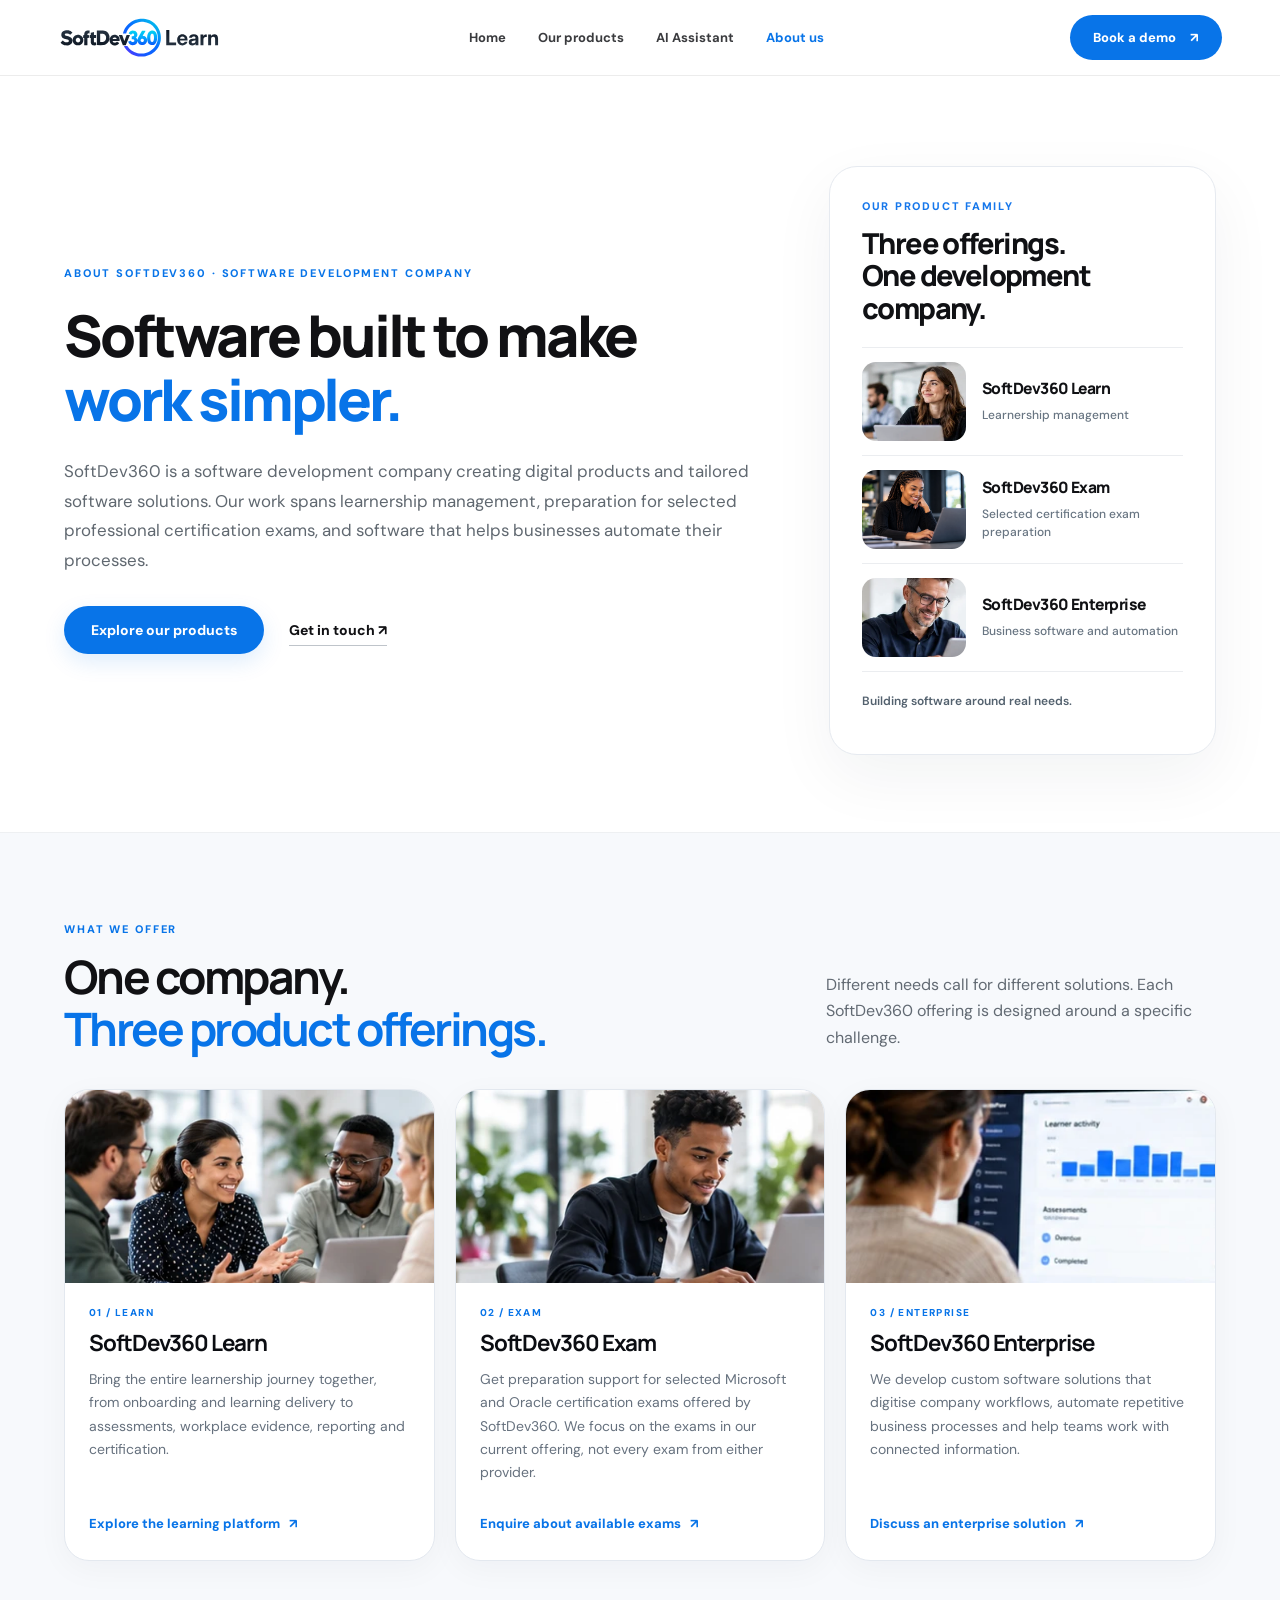
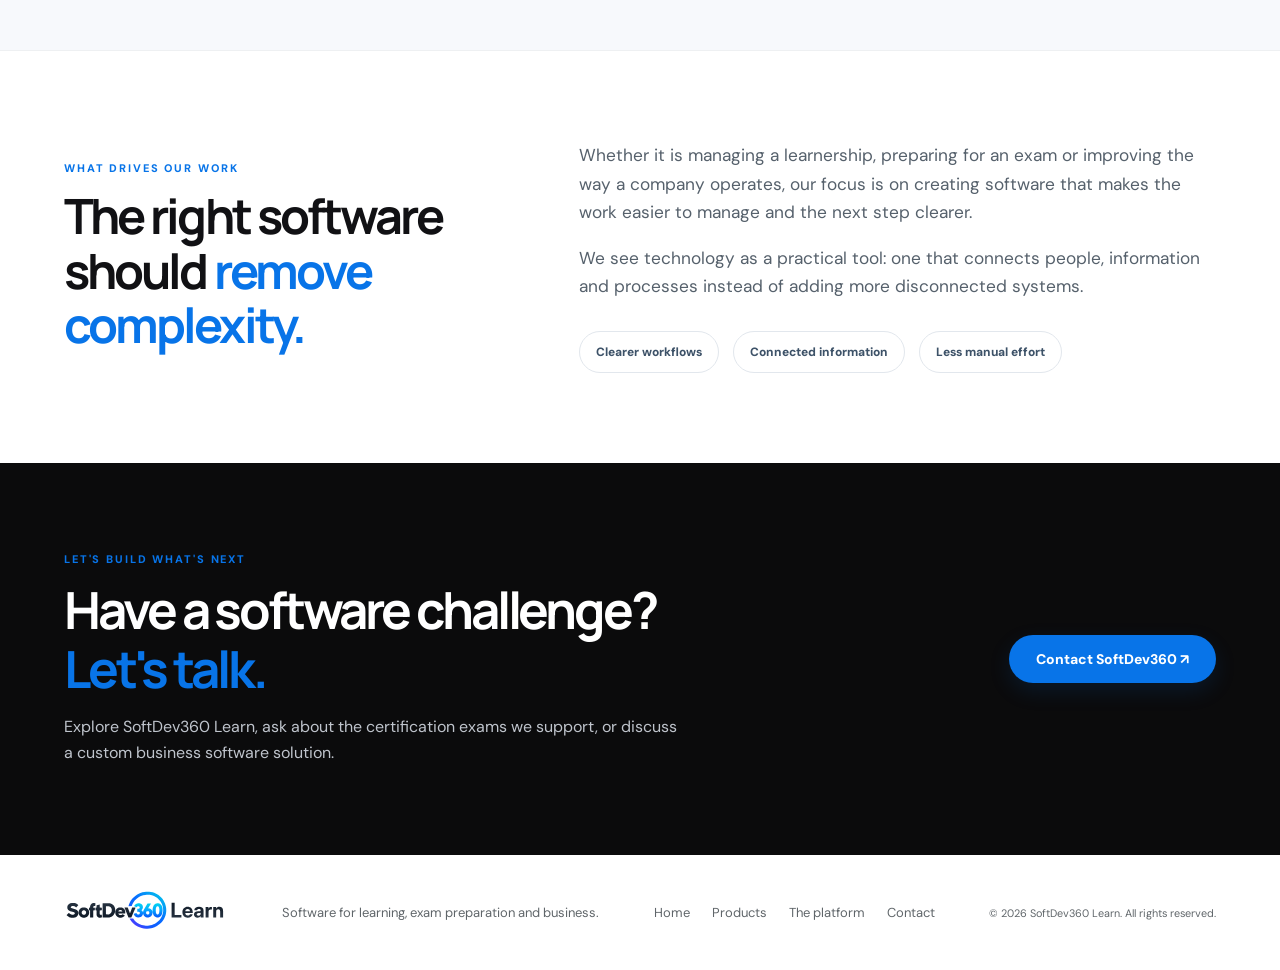
<file: about.html>
<!DOCTYPE html>

<html lang="en">
<head>
<meta charset="utf-8"/>
<meta content="width=device-width, initial-scale=1" name="viewport"/>
<meta content="#ffffff" name="theme-color"/>
<meta content="SoftDev360 is a software development company offering SoftDev360 Learn for learnerships, SoftDev360 Exam for selected Microsoft and Oracle exams, and SoftDev360 Enterprise for business process automation." name="description"/>
<title>About Us | SoftDev360 Learn</title>
<link href="https://fonts.googleapis.com" rel="preconnect"/>
<link crossorigin="" href="https://fonts.gstatic.com" rel="preconnect"/>
<link href="https://fonts.googleapis.com/css2?family=DM+Sans:wght@400;500;600;700&amp;family=Manrope:wght@400;500;600;700;800&amp;display=swap" rel="stylesheet"/>
<link href="assets/favicon-360.svg" rel="icon" type="image/svg+xml"/>
<link href="styles.css" rel="stylesheet"/>
</head>
<body class="about-site">
<header class="topbar">
<a aria-label="SoftDev360 Learn home" class="brand brand-logo-link" href="index.html"><img alt="SoftDev360 Learn" class="brand-logo-image" decoding="async" height="376" src="assets/softdev360-light.svg" width="1022"/></a>
<nav aria-label="Primary navigation">
<a href="index.html">Home</a>
<a href="#products">Our products</a>
<a href="index.html#ai">AI Assistant</a>
<a aria-current="page" href="#about">About us</a>
</nav>
<a class="nav-cta" href="index.html#demo">Book a demo <span aria-hidden="true">↗</span></a>
<button aria-expanded="false" aria-label="Open menu" class="menu"><span></span><span></span></button>
</header>
<main id="about">
<section class="about-hero">
<div class="about-shell about-hero-layout">
<div>
<div class="about-eyebrow">ABOUT SOFTDEV360 · SOFTWARE DEVELOPMENT COMPANY</div>
<h1 class="about-title">Software built to make <em>work simpler.</em></h1>
<p class="about-lead">SoftDev360 is a software development company creating digital products and tailored software solutions. Our work spans learnership management, preparation for selected professional certification exams, and software that helps businesses automate their processes.</p>
<div class="about-action-row"><a class="about-button" href="#products">Explore our products</a><a class="about-inline-link" href="index.html#demo">Get in touch ↗</a></div>
</div>
<aside aria-label="Our three product offerings" class="about-hero-aside about-hero-aside-photos">
<div class="about-aside-kicker">OUR PRODUCT FAMILY</div>
<h2 class="about-aside-title">Three offerings.<br/>One development company.</h2>
<div class="about-aside-entries">
<a aria-label="Explore SoftDev360 Learn" class="about-aside-entry" href="#product-learn">
<img alt="Training facilitator working with learners in a bright workspace" class="about-aside-photo" decoding="async" height="278" loading="lazy" src="assets/about/product-family/learn.webp" width="364"/>
<div class="about-aside-entry-copy"><strong>SoftDev360 Learn</strong><small>Learnership management</small></div>
</a>
<a aria-label="Explore SoftDev360 Exam" class="about-aside-entry" href="#product-exam">
<img alt="Professional studying with a laptop in a bright office" class="about-aside-photo" decoding="async" height="278" loading="lazy" src="assets/about/product-family/exam.webp" width="364"/>
<div class="about-aside-entry-copy"><strong>SoftDev360 Exam</strong><small>Selected certification exam preparation</small></div>
</a>
<a aria-label="Explore SoftDev360 Enterprise" class="about-aside-entry" href="#product-enterprise">
<img alt="Technology professional reviewing a digital project on a laptop" class="about-aside-photo" decoding="async" height="278" loading="lazy" src="assets/about/product-family/enterprise.webp" width="364"/>
<div class="about-aside-entry-copy"><strong>SoftDev360 Enterprise</strong><small>Business software and automation</small></div>
</a>
</div>
<p class="about-stat-bar">Building software around real needs.</p>
</aside>
</div>
</section>
<section aria-labelledby="our-products-heading" class="about-product-section" id="products">
<div class="about-shell">
<div class="about-section-head">
<div><div class="about-eyebrow">WHAT WE OFFER</div><h2 id="our-products-heading">One company.<br/><em>Three product offerings.</em></h2></div>
<p>Different needs call for different solutions. Each SoftDev360 offering is designed around a specific challenge.</p>
</div>
<div class="about-products">
<article class="about-product" id="product-learn">
<div class="about-product-photo"><img alt="Facilitators and learners collaborating on a programme in a modern workplace" decoding="async" height="237" loading="lazy" src="assets/about/softdev360-learn.webp" width="497"/></div>
<div class="about-product-copy">
<div class="about-product-index">01 / LEARN</div>
<h3>SoftDev360 Learn</h3>
<p>Bring the entire learnership journey together, from onboarding and learning delivery to assessments, workplace evidence, reporting and certification.</p>
<a class="about-product-link" href="index.html#workflow">Explore the learning platform <span aria-hidden="true">↗</span></a>
</div>
</article>
<article class="about-product" id="product-exam">
<div class="about-product-photo"><img alt="Learner preparing for professional certification on a laptop" decoding="async" height="237" loading="lazy" src="assets/about/softdev360-exam.webp" width="497"/></div>
<div class="about-product-copy">
<div class="about-product-index">02 / EXAM</div>
<h3>SoftDev360 Exam</h3>
<p>Get preparation support for selected Microsoft and Oracle certification exams offered by SoftDev360. We focus on the exams in our current offering, not every exam from either provider.</p>
<a class="about-product-link" href="index.html#demo">Enquire about available exams <span aria-hidden="true">↗</span></a>
</div>
</article>
<article class="about-product" id="product-enterprise">
<div class="about-product-photo"><img alt="Professional reviewing a business software dashboard in the workplace" decoding="async" height="237" loading="lazy" src="assets/about/softdev360-enterprise.webp" width="497"/></div>
<div class="about-product-copy">
<div class="about-product-index">03 / ENTERPRISE</div>
<h3>SoftDev360 Enterprise</h3>
<p>We develop custom software solutions that digitise company workflows, automate repetitive business processes and help teams work with connected information.</p>
<a class="about-product-link" href="index.html#demo">Discuss an enterprise solution <span aria-hidden="true">↗</span></a>
</div>
</article>
</div>
</div>
</section>
<section aria-labelledby="about-idea-heading" class="about-idea">
<div class="about-shell about-idea-layout">
<div><div class="about-eyebrow">WHAT DRIVES OUR WORK</div><h2 id="about-idea-heading">The right software should <em>remove complexity.</em></h2></div>
<div class="about-idea-copy"><p>Whether it is managing a learnership, preparing for an exam or improving the way a company operates, our focus is on creating software that makes the work easier to manage and the next step clearer.</p><p>We see technology as a practical tool: one that connects people, information and processes instead of adding more disconnected systems.</p><div aria-label="Our focus" class="about-focus"><span>Clearer workflows</span><span>Connected information</span><span>Less manual effort</span></div></div>
</div>
</section>
<section aria-labelledby="about-cta-title" class="about-final">
<div class="about-shell about-final-layout"><div><div class="about-eyebrow">LET'S BUILD WHAT'S NEXT</div><h2 id="about-cta-title">Have a software challenge?<br/><em>Let's talk.</em></h2><p>Explore SoftDev360 Learn, ask about the certification exams we support, or discuss a custom business software solution.</p></div><a class="about-button" href="index.html#demo">Contact SoftDev360 ↗</a></div>
</section>
</main>
<footer>
<a aria-label="SoftDev360 Learn home" class="brand footer-brand brand-logo-link" href="index.html"><img alt="SoftDev360 Learn" class="brand-logo-image" decoding="async" height="376" src="assets/softdev360-light.svg" width="1022"/></a>
<p>Software for learning, exam preparation and business.</p>
<div><a href="index.html">Home</a><a href="#products">Products</a><a href="index.html#workflow">The platform</a><a href="index.html#demo">Contact</a></div>
<small>© 2026 SoftDev360 Learn. All rights reserved.</small>
</footer>
<script src="about.js"></script>
</body>
</html>
</file>
<file: styles.css>
/* SkillsFlow — black, white and vivid blue. No navy/dark-blue surfaces. */
:root {
  --blue: #0874e8;
  --blue-soft: #e9f3ff;
  --black: #080808;
  --body: #242424;
  --muted: #646b70;
  --muted-light: #a4a9ad;
  --paper: #ffffff;
  --soft: #f5f6f8;
  --stroke: #e3e6ea;
  --font-display: 'Manrope', 'DM Sans', Arial, sans-serif;
  --font-body: 'DM Sans', Arial, sans-serif;
}
* { box-sizing: border-box; }
html { scroll-behavior: smooth; scroll-padding-top: 82px; }
body { margin: 0; background: var(--paper); color: var(--black); font-family: var(--font-body); -webkit-font-smoothing: antialiased; }
button, a { -webkit-tap-highlight-color: transparent; }
button { font: inherit; }
a { color: inherit; text-decoration: none; }
a:focus-visible, button:focus-visible { outline: 3px solid var(--blue); outline-offset: 4px; }
h1,h2,h3,h4,p { margin-top: 0; }
h1,h2,h3,h4 { font-family: var(--font-display); letter-spacing: -.062em; }
p { line-height: 1.65; }
em { font-style: normal; color: var(--blue); }

/* Navigation */
.topbar {
  height: 76px; display: flex; position: sticky; top: 0; z-index: 20;
  align-items: center; justify-content: space-between; gap: 24px;
  background: rgba(255,255,255,.94); backdrop-filter: blur(16px);
  border-bottom: 1px solid rgba(0,0,0,.075);
  padding: 0 max(4.5%,calc((100vw - 1450px)/2));
}
.brand { display: inline-flex; gap: 10px; align-items: center; white-space: nowrap; font: 800 22px/1 var(--font-display); letter-spacing: -.075em; }
.brand-mark { display: grid; place-items: center; height: 33px; width: 33px; border-radius: 9px; background: var(--blue); color: white; font-size: 19px; }
.topbar nav { display: flex; gap: clamp(13px,2.5vw,36px); align-items: center; }
.topbar nav a { font-weight: 700; font-size: 13px; color: #3a3b3e; transition: color .2s; white-space: nowrap; }
.topbar nav a:hover, .text-link:hover, footer a:hover { color: var(--blue); }
.nav-cta, .button { display: inline-flex; align-items: center; justify-content: center; gap: 14px; border: 0; border-radius: 100px; font-weight: 800; font-size: 13px; padding: 14px 23px; white-space: nowrap; transition: transform .2s ease,background .2s ease; }
.nav-cta, .button.dark { background: var(--blue); color: white; }
.nav-cta:hover, .button.dark:hover { background: var(--black); transform: translateY(-2px); }
.menu { display: none; }

/* Hero */
.hero { position: relative; text-align: center; padding: clamp(72px,8vw,125px) 4% 0; background: white; overflow: hidden; }
.eyebrow, .section-label { color: var(--blue); text-transform: uppercase; letter-spacing: .13em; font-size: 11px; font-weight: 800; }
.hero h1 { font-size: clamp(46px,7.3vw,116px); line-height: 1.075; letter-spacing: -.086em; max-width: 1530px; font-weight: 800; margin: 24px auto 34px; text-wrap: balance; }
.hero h1 em { color: var(--blue); }
.hero-copy { margin: 0 auto 29px; font-size: clamp(17px,1.6vw,24px); max-width: 860px; color: #606669; line-height: 1.52; }
.hero-actions { display: flex; justify-content: center; align-items: center; gap: 27px; flex-wrap: wrap; }
.hero-actions .button { padding: 17px 26px; font-size: 15px; }
.text-link { font-size: 14px; font-weight: 800; transition: color .2s; }
.product-stage { margin: 65px auto 0; max-width: 1400px; }
.product-stage img { display: block; width: 100%; height: auto; object-fit: contain; mix-blend-mode: multiply; -webkit-mask-image: linear-gradient(to bottom, transparent 0%, #000 6%, #000 97%, transparent 100%); mask-image: linear-gradient(to bottom, transparent 0%, #000 6%, #000 97%, transparent 100%); }

.trust { padding: 35px 5% 73px; text-align: center; border-bottom: 1px solid var(--stroke); }
.trust>p { color: var(--muted); margin-bottom: 21px; font-size: 14px; }
.trust-steps { display: flex; flex-wrap: wrap; align-items: center; justify-content: center; column-gap: clamp(20px,4vw,65px); row-gap: 14px; }
.trust-steps span { font-weight: 800; color: var(--black); font-size: clamp(14px,1.35vw,18px); letter-spacing: -.035em; }
.trust-steps span + span:before { content: '·'; color: var(--blue); display: inline-block; margin-right: clamp(12px,2.5vw,42px); }

/* Main sections */
.section { max-width: 1460px; margin: auto; padding: 128px 5%; }
.display { font-size: clamp(43px,5.7vw,85px); line-height: 1.09; font-weight: 800; max-width: 1160px; margin: 18px 0 25px; text-wrap: balance; }
.lead { font-size: clamp(17px,1.6vw,21px); line-height: 1.65; color: var(--muted); max-width: 840px; }
.problem-grid { display: grid; grid-template-columns: repeat(4,minmax(0,1fr)); gap: 16px; margin-top: 55px; }
.problem-card { position: relative; min-height: 350px; padding: 30px; border-radius: 24px; background: var(--soft); overflow: hidden; }
.problem-card:nth-child(2) { color: white; background: var(--black); }
.problem-card:nth-child(2) p { color: #d0d0d0; }
.problem-card:nth-child(3) { background: var(--blue-soft); }
.problem-card>span, .audience-card>span { color: var(--blue); font-size: 12px; font-weight: 800; }
.problem-card h3 { margin: 27px 0 14px; font-size: clamp(22px,2vw,29px); line-height: 1.16; }
.problem-card p { font-size: 14px; color: #62696e; }
.line-art, .nodes, .paper-stack { position: absolute; bottom: 29px; left: 29px; right: 29px; display: flex; align-items: end; gap: 11px; height: 60px; opacity: .66; }
.line-art i,.nodes i,.paper-stack i { width: 25%; height: 70%; display: block; border-radius: 9px; background: #8fc6ff; }
.line-art i:nth-child(2) { height: 100%; }
.line-art i:nth-child(3) { height: 45%; }
.nodes i:nth-child(2n),.paper-stack i:nth-child(2n) { height: 90%; }

/* Pure black contrast, never navy */
.cost-section { background: var(--black); color: white; display: grid; grid-template-columns: .85fr 1.15fr; gap: clamp(35px,6vw,100px); padding: 115px max(5%,calc((100vw - 1340px)/2)); }
.cost-copy { position: sticky; top: 110px; align-self: start; }
.section-label.light { color: #68adff; }
.cost-copy h2, .workflow-head h2, .outcomes-head h2, .final-cta h2 { font-size: clamp(45px,5.5vw,82px); line-height: 1.075; margin: 22px 0 24px; font-weight: 800; text-wrap: balance; }
.cost-copy p { color: #c7c7c7; max-width: 420px; font-size: 17px; }
.cost-row { border-top: 1px solid #393939; padding: 25px 0 28px; display: grid; grid-template-columns: 32px 1fr; gap: 9px 17px; }
.cost-row:last-child { border-bottom: 1px solid #393939; }
.cost-row>span { color: #68adff; font-size: 12px; font-weight: 800; padding-top: 7px; }
.cost-row h3 { font-size: clamp(22px,2vw,30px); line-height: 1.2; margin-bottom: 0; }
.cost-row p { margin-bottom: 0; color: #b9b9b9; grid-column: 2; font-size: 15px; }

.compare { display: grid; grid-template-columns: 1fr 42px 1fr; gap: 21px; margin-top: 60px; align-items: center; }
.compare-side { border-radius: 25px; padding: 39px; min-height: 358px; background: #f3f4f6; }
.compare-side.connected { background: var(--blue-soft); }
.compare-title { display: flex; gap: 14px; align-items: center; }
.compare-title>span { font-size: 25px; line-height: 1; color: #777; }
.compare-side.connected .compare-title>span { color: var(--blue); }
.compare-title small { font-weight: 800; color: #71777b; }
.compare-title h3 { font-size: 28px; line-height: 1.15; margin: 5px 0 0; }
.compare ul { padding-left: 20px; line-height: 2.2; color: #555e64; font-size: 15px; margin-bottom: 0; }
.compare-arrow { text-align: center; font-size: 31px; color: var(--blue); font-weight: 800; }

/* Workflow: deliberately LIGHT — requested replacement of the dark-blue screenshot */
.workflow { padding: 120px max(5%,calc((100vw - 1340px)/2)); background: var(--soft); color: var(--black); }
.workflow-head { display: flex; gap: 60px; align-items: end; justify-content: space-between; }
.workflow-head h2 { max-width: 800px; }
.workflow-head p { max-width: 395px; color: #5b6369; font-size: 17px; }
.workflow-shell { margin-top: 57px; border-radius: 27px; overflow: hidden; border: 1px solid var(--stroke); background: white; box-shadow: 0 24px 65px rgba(0,0,0,.055); }
.workflow-tabs { display: grid; grid-template-columns: repeat(5,minmax(0,1fr)); border-bottom: 1px solid var(--stroke); }
.workflow-tabs button { border: 0; border-right: 1px solid var(--stroke); background: #fff; color: #464d52; padding: 23px 10px; font-weight: 700; cursor: pointer; transition: color .2s,background .2s; }
.workflow-tabs button:last-child { border-right: 0; }
.workflow-tabs button:hover:not(.active) { background: #f1f6ff; color: var(--blue); }
.workflow-tabs button.active { background: var(--blue); color: white; }
.workflow-tabs b { margin-right: 9px; }
.workflow-panel { display: grid; grid-template-columns: 1fr 1fr; align-items: center; gap: clamp(30px,5vw,80px); padding: clamp(34px,5vw,80px); min-height: 445px; }
.stage-copy small { display: block; font-size: 12px; font-weight: 800; letter-spacing: .1em; color: var(--blue); }
.stage-copy h3 { font-size: clamp(31px,3.4vw,49px); line-height: 1.12; margin: 17px 0 23px; }
.stage-copy p { font-size: 17px; color: #60666a; max-width: 530px; }
.stage-copy ul { padding-left: 22px; line-height: 2; color: #30383d; font-size: 16px; }
.stage-copy li::marker { color: var(--blue); }
.stage-visual { width: 100%; }
.thread { display: flex; gap: 13px; margin-bottom: 20px; }
.thread span { flex: 1; background: var(--blue); border-radius: 30px; height: 6px; }
.visual-card { border: 1px solid #e9eaf0; background: #fafbfd; border-radius: 22px; padding: clamp(24px,3vw,42px); box-shadow: 0 10px 25px rgba(0,0,0,.035); }
.visual-card>small { color: #626b72; font-size: 12px; font-weight: 800; letter-spacing: .06em; }
.visual-card h4 { font-size: clamp(26px,2.5vw,36px); letter-spacing: -.056em; margin: 12px 0 28px; }
.progress { height: 10px; background: #e3e8ed; overflow: hidden; border-radius: 20px; margin: 0 0 25px; }
.progress i { display: block; width: 76%; height: 100%; background: var(--blue); border-radius: inherit; transition: width .3s ease; }
.checks { display: grid; gap: 15px; font-size: 14px; color: #42484c; }
.checks span { display: flex; justify-content: space-between; gap: 16px; }
.checks b { color: var(--blue); }
.golden-note { display: flex; align-items: center; gap: 15px; margin-top: 22px; color: #565f66; }
.golden-note>span { display: grid; place-items: center; flex: 0 0 30px; width: 30px; height: 30px; border-radius: 50%; background: var(--blue); color: white; }
.golden-note p { margin: 0; font-size: 14px; }

/* Bright blue brand moment */
.quote-section { background: var(--blue); color: white; padding: 112px 5%; text-align: center; }
.quote-section blockquote { font: 800 clamp(36px,5.9vw,83px)/1.11 var(--font-display); letter-spacing: -.075em; max-width: 1230px; margin: auto; }
.quote-section blockquote em { color: var(--black); }
.quote-section p { margin: 30px 0 0; color: #e9f3ff; font-weight: 800; letter-spacing: .14em; font-size: 11px; }

.audience-strip { display: grid; grid-template-columns: repeat(3,minmax(0,1fr)); gap: 15px; margin-top: 55px; }
.audience-card { padding: 33px; min-height: 230px; border: 1px solid var(--stroke); border-radius: 22px; transition: border-color .2s,transform .2s; }
.audience-card:hover { border-color: var(--blue); transform: translateY(-3px); }
.audience-card h3 { font-size: clamp(21px,2vw,27px); line-height: 1.19; margin: 20px 0 14px; }
.audience-card p { color: var(--muted); font-size: 14px; }


/* Outcomes: pure white editorial section. No navy, grey slabs or arrow glyphs. */
.outcomes {
  position: relative;
  isolation: isolate;
  padding: clamp(96px, 10vw, 164px) max(5%, calc((100vw - 1340px)/2));
  color: var(--black);
  background: #ffffff;
  overflow: hidden;
}
.outcomes::before {
  content: "";
  position: absolute;
  z-index: -1;
  width: min(70vw, 1050px);
  height: 450px;
  left: 50%; bottom: -330px;
  transform: translateX(-50%);
  background: radial-gradient(ellipse, rgba(8,116,232,.075), transparent 72%);
  pointer-events: none;
}
.outcomes-head { max-width: 1040px; }
.outcomes-head .section-label { color: var(--blue); }
.outcomes-head h2 { max-width: 1100px; margin-bottom: 20px; }
.outcomes-subhead { color: #6a7075; font-size: clamp(16px, 1.45vw, 20px); line-height: 1.55; max-width: 710px; }
.outcome-grid {
  display: grid;
  grid-template-columns: repeat(3, minmax(0, 1fr));
  gap: clamp(15px, 1.6vw, 24px);
  margin-top: clamp(46px, 6vw, 86px);
}
.outcome-card {
  position: relative;
  isolation: isolate;
  min-height: 312px;
  display: flex;
  flex-direction: column;
  align-items: flex-start;
  padding: clamp(26px, 2.65vw, 40px);
  background: #fff;
  border: 1px solid #e9edf1;
  border-radius: 26px;
  box-shadow: 0 5px 22px rgba(0,0,0,.028);
  overflow: hidden;
  will-change: transform;
}
.outcome-card::after {
  content: "";
  position: absolute;
  left: 35px;
  right: 35px;
  bottom: 0;
  height: 3px;
  background: var(--blue);
  border-radius: 3px 3px 0 0;
  transform: scaleX(0);
  transform-origin: left;
  transition: transform .55s cubic-bezier(.2,.8,.2,1);
}
.outcome-card.reveal.visible::after { transform: scaleX(.28); transition-delay: .5s; }
.outcome-card.reveal.visible:hover::after { transform: scaleX(1); transition-delay: 0ms; }
.outcome-card:hover { border-color: #c9e0ff; box-shadow: 0 26px 60px rgba(0,75,170,.09); }
.outcome-index { color: #a2aab1; font-size: 11px; font-weight: 800; letter-spacing: .11em; }
.outcome-icon {
  width: 61px;
  height: 61px;
  display: flex;
  justify-content: center;
  align-items: center;
  margin: 15px 0 15px;
  border: 1px solid #dfedff;
  background: #f0f7ff;
  color: var(--blue);
  border-radius: 18px;
  transition: background .3s, transform .5s cubic-bezier(.2,.8,.2,1);
}
.outcome-icon svg {
  display: block;
  width: 33px; height: 33px;
  stroke: currentColor;
  stroke-linecap: round; stroke-linejoin: round; stroke-width: 2.2;
}
.outcome-card:hover .outcome-icon { background: #e4f1ff; transform: translateY(-3px) rotate(-3deg); }
.outcome-grid h3 {
  margin: 1px 0 12px;
  font-size: clamp(22px, 1.95vw, 28px);
  line-height: 1.17;
  letter-spacing: -.06em;
}
.outcome-grid p { max-width: 380px; margin: 0; font-size: 15px; color: #60676d; line-height: 1.65; }
/* Motion is intentionally triggered on scroll by the existing IntersectionObserver. */
.outcome-card.reveal {
  opacity: 0;
  filter: blur(5px);
  transform: translate3d(0, 42px, 0) scale(.976);
  transition: opacity .8s cubic-bezier(.2,.7,.2,1),
              transform .8s cubic-bezier(.2,.7,.2,1),
              filter .8s ease,
              border-color .3s ease,
              box-shadow .3s ease;
  transition-delay: var(--stagger, 0ms), var(--stagger, 0ms), var(--stagger, 0ms), 0ms, 0ms;
}
.outcome-card.reveal.visible { opacity: 1; filter: blur(0); transform: translate3d(0,0,0) scale(1); }
.outcome-card.reveal.visible:hover { transform: translate3d(0,-8px,0) scale(1.005); }
.final-cta { text-align: center; padding: 140px 5%; background: var(--black); color: white; }
.final-cta h2 { font-size: clamp(47px,7vw,103px); line-height: 1.05; max-width: 1400px; margin: 24px auto; }
.final-cta p { color: #c4c4c4; max-width: 700px; font-size: 18px; margin: 0 auto 34px; }
.light-button { background: var(--blue); color: white; padding: 17px 30px; font-size: 15px; }
.light-button:hover { transform: translateY(-2px); background: #fff; color: var(--black); }
footer { display: flex; gap: 25px; justify-content: space-between; align-items: center; flex-wrap: wrap; padding: 36px 5%; font-size: 13px; color: #60666a; }
footer>div { display: flex; gap: 22px; flex-wrap: wrap; }
footer p { margin: 0; }

/* Low-key scroll entrance, with accessible reduced-motion behavior. */
.reveal { opacity: 0; transform: translateY(19px); transition: opacity .7s ease, transform .7s ease; }
.reveal.visible { opacity: 1; transform: none; }
@media (max-width: 1080px) {
  .topbar { padding-left: 4%; padding-right: 4%; }
  .topbar nav { gap: 15px; }
  .problem-grid { grid-template-columns: repeat(2,minmax(0,1fr)); }
  .problem-card { min-height: 300px; }
  .cost-section { gap: 45px; }
}
@media (max-width: 850px) {
  .topbar nav { display: none; }
  .menu { display: flex; flex-direction: column; gap: 5px; background: none; border: 0; padding: 11px; cursor: pointer; }
  .menu span { width: 21px; height: 2px; border-radius: 2px; background: var(--black); }
  .topbar nav.open { display: flex; position: absolute; top: 75px; left: 0; right: 0; flex-direction: column; align-items: start; gap: 20px; padding: 26px 5%; background: white; border-bottom: 1px solid var(--stroke); box-shadow: 0 22px 32px rgba(0,0,0,.055); }
  .topbar nav.open a { font-size: 16px; }
  .hero h1 { font-size: clamp(47px,8vw,74px); }
  .section { padding: 90px 6%; }
  .cost-section,.workflow,.outcomes { padding: 85px 6%; }
  .cost-section { display: block; }
  .cost-copy { position: static; }
  .cost-list { margin-top: 55px; }
  .workflow-head { display: block; }
  .workflow-head p { max-width: 640px; }
  .workflow-panel { grid-template-columns: 1fr; padding: 36px; gap: 20px; }
  .compare { grid-template-columns: 1fr; }
  .compare-side { min-height: auto; }
  .compare-arrow { transform: rotate(90deg); }
  .audience-strip, .outcome-grid { grid-template-columns: repeat(2,minmax(0,1fr)); }
  .outcome-card { min-height: 295px; }
}
@media (max-width: 560px) {
  .topbar { height: 69px; padding: 0 4.5%; }
  .topbar nav.open { top: 68px; }
  .brand { font-size: 20px; }
  .brand-mark { width: 30px; height: 30px; }
  .nav-cta { font-size: 12px; padding: 11px 13px; margin-left: auto; }
  .hero { padding-top: 65px; }
  .hero h1 { font-size: clamp(40px,10.3vw,58px); letter-spacing: -.077em; }
  .hero-copy { font-size: 17px; }
  .hero-actions { gap: 18px; }
  .product-stage { margin: 40px -7% 0; }
  .trust { padding: 30px 4% 55px; }
  .trust-steps { gap: 12px; }
  .trust-steps span { font-size: 13px; }
  .trust-steps span + span:before { margin-right: 12px; }
  .section { padding: 77px 6%; }
  .display { font-size: clamp(40px,10vw,58px); }
  .problem-grid, .audience-strip, .outcome-grid { grid-template-columns: 1fr; }
  .outcome-card { min-height: 0; padding: 27px; border-radius: 22px; }
  .outcome-icon { margin: 11px 0 17px; }
  .outcomes-subhead { font-size: 16px; }
  .problem-card { min-height: 270px; }
  .cost-section,.workflow,.outcomes,.final-cta { padding: 75px 6%; }
  .workflow-tabs button { font-size: 11px; padding: 17px 3px; }
  .workflow-tabs b { display: block; margin: 0 0 4px; }
  .workflow-panel { padding: 28px 23px; }
  .stage-copy h3 { font-size: 35px; }
  .stage-copy p { font-size: 16px; }
  .visual-card { padding: 23px; }
  .quote-section { padding: 90px 6%; }
  .final-cta h2 { font-size: clamp(46px,10vw,65px); }
  footer { align-items: start; flex-direction: column; }
}
@media (prefers-reduced-motion: reduce) {
  *, *::before, *::after { animation-duration: .01ms!important; transition-duration: .01ms!important; scroll-behavior: auto!important; }
  .reveal, .outcome-card.reveal { opacity: 1; filter: none; transform: none; }
}



/* =====================================================================
   SkillsFlow final stacked showcase — headline and actions ABOVE devices.
   White, black and electric blue only. Device art mirrors the reference.
   ===================================================================== */
.visually-hidden {
  position:absolute!important; width:1px!important; height:1px!important;
  padding:0!important; margin:-1px!important; overflow:hidden!important;
  clip:rect(0,0,0,0)!important; white-space:nowrap!important; border:0!important;
}
body { overflow-x:clip; }
.topbar { height:74px; }
.hero {
  display:block; position:relative; min-height:0;
  overflow:visible; background:#fff; text-align:center;
  padding:clamp(58px,6.4vw,98px) 0 0;
}
.hero-content {
  width:min(1380px, 91.5%);
  margin:0 auto;
  text-align:center;
}
.hero .eyebrow { color:#697078; font-size:11px; letter-spacing:.21em; }
.hero h1 {
  max-width:1390px; margin:23px auto 27px;
  font-size:clamp(48px,6.7vw,100px);
  line-height:1.035; letter-spacing:-.078em; font-weight:800;
  text-wrap:balance;
}
.hero h1 em { display:inline; color:var(--blue); }
.hero-copy {
  margin:0 auto 31px; max-width:830px;
  font-size:clamp(16px,1.43vw,21px); line-height:1.56;
  color:#62686b;
}
.hero-actions { justify-content:center; gap:23px; }
.hero-actions .button { padding:16px 27px; font-size:14px; }
.hero-actions .text-link { font-size:14px; }
/* This is a single real device arrangement (phone / laptop / tablet),
   not a CSS drawing or a flattened screenshot of the whole website. */
.product-stage {
  position:relative; z-index:1; right:auto; bottom:auto;
  width:min(1380px,94%); max-width:1380px;
  margin:clamp(40px,5vw,68px) auto 0;
  overflow:hidden; border-radius:12px;
  background:#f2f1f0;
  box-shadow:0 16px 55px rgba(17,17,17,.045);
  pointer-events:none;
}
.product-stage img {
  display:block; width:100%; height:auto;
  object-fit:contain; mix-blend-mode:normal;
  -webkit-mask-image:none; mask-image:none;
}
/* Benefits immediately follow the devices; never a grey section slab. */
.outcomes {
  overflow:visible; background:#fff;
  padding:clamp(28px,3.7vw,56px) max(4%,calc((100vw - 1380px)/2)) clamp(76px,8vw,120px);
}
.outcomes::before { display:none; }
.outcome-grid { display:grid; grid-template-columns:repeat(3,minmax(0,1fr)); gap:17px; margin:0; }
.outcome-card {
  min-height:164px;
  display:grid; grid-template-columns:64px minmax(0,1fr);
  grid-template-rows:min-content 1fr;
  align-content:center; gap:8px 16px;
  padding:25px 22px;
  background:#fff; border:1px solid #e9edf1; border-radius:21px;
  box-shadow:0 10px 35px rgba(0,0,0,.035);
}
.outcome-index { display:none; }
.outcome-icon {
  grid-column:1; grid-row:1/span 2; align-self:center;
  width:58px; height:58px; margin:0;
  border:1px solid #deebff; border-radius:16px;
  background:linear-gradient(145deg,#f2f8ff,#e7f1ff);
  box-shadow:0 9px 20px rgba(8,116,232,.07);
}
.outcome-grid h3 {
  grid-column:2; grid-row:1; margin:0;
  font-size:clamp(18px,1.55vw,22px); line-height:1.21;
  letter-spacing:-.057em;
}
.outcome-grid p {
  grid-column:2; grid-row:2; margin:0;
  font-size:clamp(12px,.95vw,14px); line-height:1.52; color:#6a7075;
}
.outcome-card::after { left:22px; right:22px; }
.outcome-card.reveal.visible:hover { transform:translateY(-7px) scale(1.005); }
.outcome-card:hover { box-shadow:0 18px 45px rgba(8,116,232,.09); }
/* Subtle entrance animation; never sacrifice legibility. */
@keyframes device-arrive {
  from { opacity:.5; transform:translateY(24px) scale(.98); }
  to { opacity:1; transform:translateY(0) scale(1); }
}
.product-stage.reveal.visible img { animation:device-arrive .9s cubic-bezier(.2,.7,.2,1) both; }
.trust { background:#fff; border-top:1px solid #eceff2; }
.workflow { background:#f8f9fb; }
.workflow-shell { background:#fff; }
.workflow-head .section-label.light { color:var(--blue); }
.cost-section, .final-cta { background:#080808; }
.quote-section { background:#0874e8; }
.nav-cta, .button.dark, .workflow-tabs button.active { background:#0874e8; }

@media (max-width:1100px) {
  .hero h1 { font-size:clamp(49px,7.25vw,80px); }
  .outcomes { padding-left:5%; padding-right:5%; }
  .outcome-card { grid-template-columns:50px minmax(0,1fr); padding:20px 15px; gap:7px 12px; min-height:154px; }
  .outcome-icon { width:48px; height:48px; border-radius:13px; }
  .outcome-icon svg { width:28px; height:28px; }
  .outcome-grid h3 { font-size:18px; }
  .outcome-grid p { font-size:12px; }
}
@media (max-width:850px) {
  .hero { padding-top:clamp(55px,9vw,85px); }
  .hero-content { width:90%; }
  .hero h1 { font-size:clamp(46px,7.5vw,66px); }
  .hero-copy { max-width:660px; margin-bottom:26px; }
  .hero-actions { justify-content:center; }
  .product-stage { width:94%; margin-top:35px; border-radius:10px; }
  .outcomes { padding:29px 5% 82px; }
  .outcome-grid { grid-template-columns:repeat(2,minmax(0,1fr)); gap:13px; }
  .outcome-card { min-height:148px; }
}
@media (max-width:560px) {
  .hero { padding:58px 0 0; }
  .hero-content { width:91%; }
  .hero .eyebrow { font-size:10px; letter-spacing:.12em; }
  .hero h1 {
    font-size:clamp(39px,10.2vw,56px);
    line-height:1.075; letter-spacing:-.075em;
    margin:18px auto 20px;
  }
  .hero-copy { font-size:15px; line-height:1.58; margin-bottom:25px; }
  .hero-actions { gap:13px; }
  .hero-actions .button { font-size:12px; padding:14px 20px; }
  .hero-actions .text-link { font-size:12px; }
  .product-stage { width:96%; margin-top:30px; border-radius:6px; box-shadow:none; }
  .outcomes { padding:24px 5% 72px; }
  .outcome-grid { grid-template-columns:1fr; gap:12px; }
  .outcome-card {
    min-height:116px; padding:19px 18px;
    grid-template-columns:55px minmax(0,1fr); gap:5px 15px;
    border-radius:18px;
  }
  .outcome-icon { width:54px; height:54px; border-radius:14px; }
  .outcome-grid h3 { font-size:19px; }
  .outcome-grid p { font-size:13px; }
}
@media (prefers-reduced-motion:reduce) {
  .product-stage.reveal.visible img { animation:none!important; }
}

/* Photo-based outcomes cards */
.outcomes {
  background: #fff;
  padding-top: 28px;
}
.outcome-grid {
  display: grid;
  grid-template-columns: repeat(3, minmax(0, 1fr));
  gap: 22px;
  margin: 0;
}
.outcome-card {
  position: relative;
  display: flex;
  flex-direction: column;
  padding: 0;
  min-height: 0;
  overflow: hidden;
  border: 1px solid #e7ebf0;
  border-radius: 24px;
  background: #fff;
  box-shadow: 0 10px 30px rgba(10,25,41,.04);
}
.outcome-card::after {
  content: "";
  position: absolute;
  left: 18px;
  bottom: 0;
  width: 140px;
  height: 5px;
  border-radius: 999px;
  background: var(--blue);
  transform: scaleX(.42);
  transform-origin: left center;
  transition: transform .45s ease;
}
.outcome-card.reveal.visible::after { transform: scaleX(.42); }
.outcome-card.reveal.visible:hover::after,
.outcome-card:hover::after { transform: scaleX(1); }
.outcome-card:hover {
  border-color: #d9e7ff;
  box-shadow: 0 22px 55px rgba(8,116,232,.10);
}
.outcome-media {
  width: 100%;
  aspect-ratio: 16 / 7.1;
  overflow: hidden;
  background: #eef2f7;
}
.outcome-media img {
  width: 100%;
  height: 100%;
  display: block;
  object-fit: cover;
}
.outcome-body {
  padding: 18px 22px 28px;
  display: flex;
  flex-direction: column;
  gap: 10px;
}
.outcome-index, .outcome-icon { display: none !important; }
.outcome-grid h3,
.outcome-grid p {
  grid-column: auto;
  grid-row: auto;
  max-width: none;
}
.outcome-grid h3 {
  margin: 0;
  font-size: clamp(20px, 1.85vw, 26px);
  line-height: 1.15;
  letter-spacing: -0.05em;
}
.outcome-grid p {
  margin: 0;
  font-size: clamp(14px, 1.1vw, 16px);
  color: #68707a;
  line-height: 1.5;
}
.outcome-card.reveal {
  opacity: 0;
  transform: translate3d(0, 28px, 0);
  transition: opacity .65s ease, transform .65s ease, box-shadow .35s ease, border-color .35s ease;
  transition-delay: var(--stagger, 0ms);
}
.outcome-card.reveal.visible {
  opacity: 1;
  transform: translate3d(0,0,0);
}
.outcome-card.reveal.visible:hover {
  transform: translate3d(0,-8px,0);
}
@media (max-width: 1100px) {
  .outcome-grid { grid-template-columns: repeat(2, minmax(0, 1fr)); gap: 18px; }
  .outcome-media { aspect-ratio: 16 / 8.3; }
  .outcome-body { padding: 17px 18px 26px; }
  .outcome-grid h3 { font-size: 18px; }
  .outcome-grid p { font-size: 14px; }
}
@media (max-width: 640px) {
  .outcomes { padding: 24px 5% 72px; }
  .outcome-grid { grid-template-columns: 1fr; gap: 16px; }
  .outcome-card { border-radius: 22px; }
  .outcome-media { aspect-ratio: 16 / 9.2; }
  .outcome-body { padding: 16px 16px 24px; gap: 8px; }
  .outcome-grid h3 { font-size: 18px; }
  .outcome-grid p { font-size: 13px; }
  .outcome-card::after { left: 16px; width: 120px; height: 4px; }
}

/* ================================================================
   SKILLSFLOW — graphical comparison, editable and responsive.
   Unframed, transparent icons. Flow paths are genuine animated SVG.
   ================================================================ */
.section.shift {
  max-width: 1540px;
  padding-top: clamp(90px, 10vw, 150px);
  padding-bottom: clamp(92px, 10vw, 145px);
}
.shift .display { max-width: 1240px; }
.compare.compare-visual {
  display: grid;
  grid-template-columns: minmax(0, 1fr) minmax(0, 1fr);
  align-items: stretch;
  gap: clamp(16px, 2.2vw, 34px);
  margin-top: clamp(38px, 5vw, 64px);
  position: relative;
}
.compare-panel {
  position: relative;
  min-width: 0;
  background: #fbfbfc;
  border: 1px solid #e7e8eb;
  border-radius: 24px;
  padding: clamp(25px, 3.1vw, 48px);
  overflow: hidden;
}
.compare-panel.compare-after { background: #fff; border-color: #cee2ff; box-shadow: 0 22px 64px rgba(8,116,232,.055); }
.compare-panel-header { position: relative; z-index: 2; }
.compare-meta { display: flex; align-items: center; flex-wrap: wrap; justify-content: space-between; gap: 10px; }
.compare-marker { font: 800 11px/1.35 var(--font-display); letter-spacing: .085em; color: #747b83; }
.compare-after .compare-marker { color: var(--blue); }
.compare-status { font-size: 10px; letter-spacing: .13em; font-weight: 800; color: #9da2a8; }
.compare-after .compare-status { color: #0874e8; }
.compare-panel h3 { font: 800 clamp(29px, 3.05vw, 45px)/1.13 var(--font-display); letter-spacing: -.067em; margin: 25px 0 12px; }
.compare-panel-header p { margin: 0; color: #697078; line-height: 1.58; font-size: clamp(13px, 1.1vw, 16px); max-width: 465px; }
.fragment-board, .connected-board { position: relative; height: clamp(270px, 26vw, 340px); margin: 24px 0 15px; }
.fragment-lines, .connected-lines { position: absolute; inset: 0; height: 100%; width: 100%; overflow: visible; pointer-events: none; }
.fragment-lines path { stroke: #bdc2c8; stroke-width: 1.5; stroke-dasharray: 5 7; fill: none; }
.fragment-tile {
  position: absolute; z-index: 2;
  display: flex; align-items: center; gap: 10px;
  padding: 10px 12px;
  min-height: 54px;
  border-radius: 10px;
  border: 1px solid #e2e4e6;
  background: #fff;
  box-shadow: 0 8px 24px rgba(23,32,38,.045);
  transition: transform .35s ease, box-shadow .35s ease;
  width: 39%;
}
.fragment-tile:hover { box-shadow: 0 14px 34px rgba(23,32,38,.09); }
.fragment-tile svg.raw-icon { width: 28px; height: 28px; flex: 0 0 28px; stroke: #666f78; stroke-width: 1.35; stroke-linecap: round; stroke-linejoin: round; background: none; border: 0; padding: 0; }
.fragment-tile strong, .fragment-tile small { display: block; }
.fragment-tile strong { font-size: clamp(11px, .95vw, 14px); line-height: 1.2; font-weight: 800; letter-spacing: -.03em; }
.fragment-tile small { margin-top: 3px; color: #8b9096; font-size: clamp(9px, .75vw, 11px); }
.fragment-one { left: 0; top: 5%; transform: rotate(-2.5deg); }
.fragment-two { right: 0; top: 6%; transform: rotate(2.5deg); }
.fragment-three { left: 2%; bottom: 5%; transform: rotate(2deg); }
.fragment-four { right: 0; bottom: 3%; transform: rotate(-2.5deg); }
.fragment-one:hover { transform: translateY(-3px) rotate(0); }
.fragment-two:hover { transform: translateY(-3px) rotate(0); }
.fragment-three:hover { transform: translateY(-3px) rotate(0); }
.fragment-four:hover { transform: translateY(-3px) rotate(0); }
.fragment-middle {
  position: absolute; top: 49%; left: 50%; transform: translate(-50%, -50%);
  width: 42%; text-align: center; z-index: 2;
}
.fragment-broken { display: block; font: 800 clamp(14px, 1.3vw, 20px)/1.3 var(--font-display); letter-spacing: -.05em; color: #5c646c; }
.fragment-middle-sub { color: #91979b; font-size: clamp(10px,.82vw,12px); }
.connected-lines .flow-track { stroke: #0874e8; stroke-width: 2; stroke-opacity: .68; fill: none; stroke-linecap: round; }
.connected-lines .pulse-dot { fill: #0874e8; filter: drop-shadow(0 0 3px rgba(8,116,232,.3)); }
.flow-core {
  position: absolute; top: 50%; left: 50%; transform: translate(-50%,-50%);
  z-index: 3; background: #fff;
  border: 1px solid #cfe3ff; border-radius: 13px;
  display: flex; flex-direction: column; align-items: center; justify-content: center;
  width: clamp(142px, 15vw, 189px); height: 92px;
  box-shadow: 0 17px 40px rgba(8,116,232,.095);
}
.flow-core-brand { font: 800 clamp(23px, 2.3vw, 31px)/1 var(--font-display); letter-spacing: -.075em; color: #070707; }
.flow-core small { font-size: 8px; color: #7c8792; font-weight: 800; letter-spacing: .13em; margin-top: 8px; }
.core-progress { position: absolute; left: 19px; right: 19px; bottom: 0; height: 3px; background: #e4effe; overflow: hidden; border-radius: 5px; }
.core-progress i { display: block; width: 55%; height: 100%; background: #0874e8; animation: core-progress 3.2s ease-in-out infinite alternate; }
@keyframes core-progress { to { width: 100%; } }
.flow-point {
  position: absolute; z-index: 2;
  display: flex; flex-direction: column; align-items: center; gap: 5px;
  min-width: 75px; color: #0e0e0f; text-align: center;
}
.flow-point::before { content: ''; width: 7px; height: 7px; border-radius: 50%; background: #0874e8; display: block; }
.flow-point .point-num { font: 800 10px/1 var(--font-display); color: #0874e8; }
.flow-point strong { font: 800 clamp(12px, 1.05vw, 16px)/1.15 var(--font-display); letter-spacing: -.05em; }
.point-one { top: 8%; left: 8%; }
.point-two { top: 8%; right: 8%; }
.point-three { bottom: 2%; left: 7%; }
.point-four { bottom: 2%; right: 7%; }
.point-five { top: 0%; left: 50%; transform: translateX(-50%); }
.compare-points {
  border-top: 1px solid #e5e8eb;
  padding-top: 22px; display: grid;
  grid-template-columns: repeat(2, minmax(0,1fr));
  gap: 13px 10px; position: relative; z-index: 2;
}
.compare-points span { position: relative; padding-left: 15px; color: #545c63; font-size: clamp(12px,1vw,14px); line-height: 1.5; }
.compare-points span::before { content: ''; position: absolute; left: 0; top: .55em; width: 5px; height: 5px; border-radius: 50%; background: #a6acb4; }
.compare-after .compare-points span::before { background: #0874e8; }
.compare-after .compare-points span { color: #272d32; }
.compare-bridge {
  width: 95px; height: 95px;
  position: absolute; z-index: 5;
  left: 50%; top: 56%; transform: translate(-50%,-50%);
  display: grid; place-items: center;
  pointer-events: none;
}
.compare-bridge svg { width: 100%; height: 100%; overflow: visible; }
.bridge-light { stroke: #a6cfff; stroke-width: 2.4; opacity: .75; }
.bridge-main { stroke: #0874e8; stroke-width: 3; }
.bridge-spark { fill: #0874e8; filter: drop-shadow(0 0 4px rgba(8,116,232,.28)); }
.compare-timeline {
  margin-top: 21px; padding: clamp(20px,2.5vw,33px) clamp(20px,3vw,43px);
  border-radius: 20px;
  display: grid; grid-template-columns: minmax(200px,.8fr) minmax(0,1.2fr);
  align-items: center; gap: 45px;
  border: 1px solid #e6eaf0;
  background: linear-gradient(100deg, #fff, #fafcff 100%);
}
.compare-timeline-copy strong { display: block; font: 800 clamp(18px,1.6vw,24px)/1.25 var(--font-display); letter-spacing: -.05em; }
.compare-timeline-copy span { display: block; color: #747c83; font-size: 13px; margin-top: 7px; }
.compare-timeline-steps { position: relative; display: flex; align-items: center; justify-content: space-between; }
.compare-timeline-steps::before { content: ''; position: absolute; left: 0; right: 0; height: 2px; top: 50%; background: #cfe4ff; }
.compare-timeline-steps span { display: grid; place-items: center; position: relative; z-index: 2; width: 36px; height: 36px; border-radius: 50%; border: 2px solid #0874e8; background: #fff; color: #0874e8; font: 800 12px/1 var(--font-display); }
.timeline-tracer { position: absolute; z-index: 3; top: calc(50% - 4px); left: 0; width: 8px; height: 8px; border-radius: 50%; background: #0874e8; box-shadow: 0 0 0 5px rgba(8,116,232,.09); animation: timeline-run 5s ease-in-out infinite alternate; }
@keyframes timeline-run { 0% { left: 0; } 100% { left: calc(100% - 8px); } }
@media (max-width: 1100px) {
  .compare-panel { padding: 25px; }
  .compare-panel h3 { font-size: clamp(27px,3.3vw,40px); }
  .fragment-tile { padding: 9px 8px; gap: 6px; width: 43%; }
  .fragment-tile svg.raw-icon { width: 22px; height: 22px; flex-basis: 22px; }
  .flow-core { width: 137px; }
  .flow-core-brand { font-size: 24px; }
}
@media (max-width: 790px) {
  .compare.compare-visual { grid-template-columns: minmax(0,1fr); gap: 25px; }
  .compare-panel { padding: 35px; }
  .compare-bridge { top: 50%; width: 70px; height: 70px; transform: translate(-50%, -50%) rotate(90deg); }
  .fragment-board,.connected-board { height: 330px; }
  .fragment-tile { width: 38%; padding: 12px; gap: 11px; }
  .fragment-tile svg.raw-icon { width: 26px; height: 26px; flex-basis: 26px; }
  .fragment-tile strong { font-size: 13px; }
  .fragment-tile small { font-size: 10px; }
  .flow-core { width: 180px; }
  .flow-core-brand { font-size: 29px; }
  .compare-timeline { grid-template-columns: 1fr; gap: 21px; }
}
@media (max-width: 560px) {
  .section.shift { padding: 77px 5%; }
  .compare.compare-visual { margin-top: 35px; }
  .compare-panel { padding: 22px 18px 25px; border-radius: 18px; }
  .compare-meta { align-items: start; }
  .compare-status { font-size: 9px; }
  .compare-panel h3 { font-size: 29px; margin-top: 18px; }
  .compare-panel-header p { font-size: 13px; }
  .fragment-board,.connected-board { height: 255px; margin-top: 17px; }
  .fragment-tile { width: 44%; padding: 8px 6px; min-height: 48px; gap: 5px; }
  .fragment-tile svg.raw-icon { width: 18px; height: 18px; flex-basis: 18px; }
  .fragment-tile strong { font-size: 10px; }
  .fragment-tile small { font-size: 8px; margin-top: 1px; }
  .fragment-middle { width: 49%; }
  .fragment-broken { font-size: 12px; }
  .fragment-middle-sub { font-size: 10px; }
  .flow-core { width: 127px; height: 77px; }
  .flow-core-brand { font-size: 23px; }
  .flow-core small { font-size: 6.5px; }
  .flow-point { min-width: 57px; }
  .flow-point strong { font-size: 11px; }
  .point-one,.point-three { left: 1%; }
  .point-two,.point-four { right: 1%; }
  .compare-points { gap: 10px 10px; }
  .compare-points span { font-size: 11px; padding-left: 12px; }
  .compare-bridge { height: 53px; width: 53px; }
  .compare-timeline { padding: 22px 16px; }
  .compare-timeline-copy strong { font-size: 18px; }
  .compare-timeline-steps span { width: 29px; height: 29px; font-size: 10px; }
}
@media (prefers-reduced-motion: reduce) {
  .timeline-tracer, .core-progress i { animation: none !important; }
  .pulse-dot, .bridge-spark { display: none; }
}

/* Mobile-first cleanup and responsive pass. */
.line-art, .nodes, .paper-stack,
.outcome-card::after,
.about-product-copy::after,
.thread { display: none !important; }

.outcome-card:hover,
.outcome-card.reveal.visible:hover { transform: none; box-shadow: 0 12px 30px rgba(15, 28, 45, .06); }

@media (max-width: 700px) {
  body { overflow-x: hidden; }
  .topbar { position: sticky; top: 0; z-index: 20; height: 64px; padding: 0 18px; }
  .brand-logo-image { width: 142px; height: auto; }
  .nav-cta { padding: 11px 14px; font-size: 11px; }
  .nav-cta span { display: none; }
  .menu { width: 34px; height: 34px; }

  .hero { padding: 54px 18px 0; text-align: left; }
  .hero-content { width: 100%; }
  .hero .eyebrow { font-size: 9px; letter-spacing: .11em; line-height: 1.5; }
  .hero h1 { font-size: clamp(42px, 12vw, 62px); line-height: 1.02; letter-spacing: -.075em; margin: 18px 0 22px; }
  .hero-heading-line { display: block; }
  .hero-copy { max-width: 100%; margin: 0 0 25px; font-size: 16px; line-height: 1.55; }
  .hero-actions { justify-content: flex-start; gap: 12px; }
  .hero-actions .button { padding: 14px 18px; font-size: 13px; }
  .hero-actions .text-link { font-size: 13px; }
  .product-stage { margin: 34px -18px 0; border-radius: 22px 22px 0 0; }
  .product-stage img { width: 130%; max-width: none; transform: translateX(-12%); }

  .section, .sfpipe-section, .workflow, .cost-section { padding-left: 18px; padding-right: 18px; }
  .display { font-size: clamp(34px, 10vw, 50px); line-height: 1.04; }
  .lead { font-size: 16px; line-height: 1.55; }
  .problem-grid, .outcome-grid, .audience-strip { grid-template-columns: 1fr; gap: 14px; }
  .problem-card { min-height: 0; padding: 24px; border-radius: 20px; }
  .problem-card h3 { font-size: 26px; margin-top: 22px; }
  .problem-card p { font-size: 15px; line-height: 1.55; margin-bottom: 0; }

  .workflow-shell { margin-top: 30px; border-radius: 18px; }
  .workflow-tabs { display: flex; overflow-x: auto; scrollbar-width: none; }
  .workflow-tabs::-webkit-scrollbar { display: none; }
  .workflow-tabs button { flex: 0 0 116px; padding: 16px 10px; font-size: 12px; }
  .workflow-tabs b { display: block; margin: 0 0 3px; }
  .workflow-panel { grid-template-columns: 1fr; gap: 28px; padding: 26px 20px; min-height: 0; }
  .stage-copy h3 { font-size: 34px; margin: 13px 0 15px; }
  .stage-copy p, .stage-copy ul { font-size: 15px; }

  .outcome-card { min-height: 0; padding: 22px; border-radius: 18px; }
  .outcome-media { aspect-ratio: 16 / 9; }
  .outcome-grid h3 { font-size: 22px; }
  .outcome-grid p { font-size: 14px; line-height: 1.55; }
  /* Keep complex desktop-only motion from creating clipped or overlapping cards. */
  .moving-parts .mp-node, .sfba-node { animation: none !important; }
  .sfba-gap, .fragment-lines, .connected-lines { animation: none !important; }
}


/* Source-integrated "Too many moving parts" section: isolated from site-wide rules. */
.moving-parts-wrap {max-width: 900px; margin: 46px auto 0; width: 100%;}
.moving-parts {
  box-sizing: border-box; position:relative; overflow:hidden;
  width:100%; padding: 42px 48px 38px;
  background: #fafafa; color: #0b0d12;
  border: 1px solid #ececef; border-radius: 30px;
}
.moving-parts *, .moving-parts *::before, .moving-parts *::after {box-sizing: border-box;}
.moving-parts .mp-tag {display:flex; justify-content:space-between; gap:14px; font-size:12px; color:#6f7480; font-weight:500; letter-spacing:.02em;}
.moving-parts h2 {font-family:'DM Sans',system-ui,sans-serif; color:#0b0d12; font-size:clamp(40px,5vw,60px); line-height:1.03; letter-spacing:-.055em; font-weight:700; margin:22px 0 14px;}
.moving-parts .mp-lede {color:#6f7480; font-size:18px; line-height:1.55; max-width:40ch; margin:0;}
.moving-parts .mp-stage {position:relative; width:100%; aspect-ratio:700/574; margin:28px 0 8px;}
.moving-parts .mp-stage > svg {position:absolute; inset:0; width:100%; height:100%; overflow:visible;}
.moving-parts .mp-node {position:absolute; width:33%; display:flex; gap:11px; align-items:center; animation:mp-drift 8s ease-in-out infinite;}
.moving-parts .mp-node svg {position:static; display:block; width:40px; height:40px; flex:none; overflow:visible; filter:drop-shadow(0 3px 5px rgba(0,0,0,.14));}
.moving-parts .mp-node div {min-width:0;}
.moving-parts .mp-node b {display:block; font-size:clamp(12px,1.3vw,15px); font-weight:700; letter-spacing:-.01em; line-height:1.2;}
.moving-parts .mp-node small {display:block; color:#6f7480; font-size:clamp(10px,1.08vw,12.5px); line-height:1.28; margin-top:3px;}
.moving-parts .mp-n1 {left:0;top:0}
.moving-parts .mp-n2 {left:33.5%;top:3%;animation-delay:-1s}
.moving-parts .mp-n3 {right:0;top:0;animation-delay:-2s}
.moving-parts .mp-n4 {left:0;top:28.5%;animation-delay:-3s}
.moving-parts .mp-n5 {right:0;top:28.5%;animation-delay:-4s}
.moving-parts .mp-n6 {left:0;top:57%;animation-delay:-5s}
.moving-parts .mp-n7 {right:0;top:57%;animation-delay:-6s}
.moving-parts .mp-n8 {left:0;top:86%;animation-delay:-7s}
.moving-parts .mp-n9 {right:0;top:86%;animation-delay:-1.5s}
@keyframes mp-drift {0%,100%{transform:translate(0,0)}33%{transform:translate(5px,-6px)}66%{transform:translate(-4px,4px)}}
.moving-parts .mp-gap {stroke:#6f7480;stroke-width:1.5;fill:none;stroke-dasharray:5 9;opacity:.4;animation:mp-march 2.4s linear infinite;}
@keyframes mp-march {to{stroke-dashoffset:-56}}
.moving-parts .mp-lost {position:absolute;left:50%;top:52%;transform:translate(-50%,-50%);text-align:center;}
.moving-parts .mp-lost b {display:block;font-size:26px;letter-spacing:-.04em;color:#6f7480;animation:mp-flick 4.5s steps(1) infinite;}
.moving-parts .mp-lost small {display:block;color:#6f7480;font-size:14px;opacity:.8;}
@keyframes mp-flick {0%,100%{opacity:1}46%{opacity:1}47%{opacity:.25}49%{opacity:1}51%{opacity:.4}53%{opacity:1}}
.moving-parts .mp-effects {list-style:none;margin:22px 0 0;padding:20px 0 0;border-top:1px solid #ececef;display:grid;grid-template-columns:1fr 1fr;gap:16px 24px;}
.moving-parts .mp-effect {display:flex;gap:12px;align-items:center;font-size:16px;font-weight:500;line-height:1.3;color:#0b0d12;}
.moving-parts .mp-effect i {display:flex;flex:none;color:#6f7480;transition:transform .3s cubic-bezier(.3,1.6,.5,1);}
.moving-parts .mp-effect:hover i {transform:scale(1.15)}
.moving-parts .mp-effect i svg {width:22px;height:22px;}
/* Bare logo/icon SVGs, with no decorative background tiles. */
.moving-parts .mp-node svg, .moving-parts .mp-effect i {background:transparent;border:0;border-radius:0;box-shadow:none;}
@media (max-width: 900px){
  .moving-parts-wrap{max-width:750px;margin-top:34px;}
  .moving-parts{padding:30px 28px 26px;}
  .moving-parts .mp-node{gap:7px;}
  .moving-parts .mp-node svg{width:32px;height:32px;}
  .moving-parts .mp-node b{font-size:12px;}
  .moving-parts .mp-node small{font-size:10px;}
}
@media (max-width: 620px){
  .moving-parts-wrap{margin-top:28px;}
  .moving-parts{border-radius:22px;padding:25px 19px 25px;}
  .moving-parts h2{font-size:clamp(34px,9vw,46px);}
  .moving-parts .mp-lede{font-size:15px;}
  .moving-parts .mp-stage{margin:20px 0 8px;aspect-ratio:auto;display:grid;grid-template-columns:repeat(2,minmax(0,1fr));gap:18px 8px;}
  .moving-parts .mp-stage > svg{display:none;}
  .moving-parts .mp-lost{position:static; transform:none; grid-column:1/-1;grid-row:1; padding:13px 0 16px; border-bottom:1px dashed #d9d9de;}
  .moving-parts .mp-lost b{font-size:22px;}
  .moving-parts .mp-lost small{font-size:12px;}
  .moving-parts .mp-node{position:static;width:auto;transform:none!important;min-width:0;animation: none;align-items:flex-start;gap:7px;}
  .moving-parts .mp-node svg{height:30px;width:30px;}
  .moving-parts .mp-node b{font-size:11px;}
  .moving-parts .mp-node small{font-size:10px;}
  .moving-parts .mp-effects{grid-template-columns:1fr;gap:13px;}
  .moving-parts .mp-effect{font-size:14px;}
}
@media (prefers-reduced-motion:reduce){
  .moving-parts .mp-node,.moving-parts .mp-gap,.moving-parts .mp-lost b{animation:none!important;}
  .moving-parts .mp-effect i{transition:none!important;}
}


/* Before/After module supplied by the customer, scoped to avoid affecting website navigation and other sections. */
.sfba-wrap {
  --sfba-bg:#fff; --sfba-panel:#fafafa; --sfba-panel2:#fff;
  --sfba-ink:#0b0d12; --sfba-muted:#6f7480; --sfba-line:#ececef;
  --sfba-blue:#0874e8; --sfba-card:#fff;
  font-family:'DM Sans', system-ui, -apple-system, 'Segoe UI', sans-serif;
  display:grid;grid-template-columns:repeat(2,minmax(0,1fr));gap:28px;
  width:100%;max-width:1380px;margin:48px auto 0;color:var(--sfba-ink);
}
.sfba-wrap *, .sfba-wrap *::before,.sfba-wrap *::after {box-sizing:border-box}
.sfba-panel {
  position:relative;min-width:0;overflow:hidden;
  background:var(--sfba-panel);border:1px solid var(--sfba-line);
  border-radius:28px;padding:34px 36px 30px;
}
.sfba-after {background:linear-gradient(180deg,var(--sfba-panel2),var(--sfba-panel))}
.sfba-tag {display:flex;justify-content:space-between;gap:8px;font-size:12px;color:var(--sfba-muted);font-weight:500;letter-spacing:.02em}
.sfba-after .sfba-tag span:last-child{color:var(--sfba-blue)}
.sfba-wrap .sfba-panel h2 {
  font-family:'DM Sans',system-ui,sans-serif;
  color:var(--sfba-ink);font-size:clamp(32px,3.6vw,54px);line-height:1.03;
  letter-spacing:-.055em;font-weight:700;margin:22px 0 14px;
}
.sfba-lede{color:var(--sfba-muted);font-size:17px;line-height:1.55;max-width:36ch;margin:0}
.sfba-stage {position:relative;width:100%;aspect-ratio:700/400;margin:26px 0 8px}
.sfba-stage > svg {position:absolute;inset:0;width:100%;height:100%;overflow:visible}
.sfba-before .sfba-stage{aspect-ratio:700/574}
.sfba-node {position:absolute;width:33%;display:flex;gap:9px;align-items:center;animation:sfba-drift 8s ease-in-out infinite}
.sfba-node svg {position:static;width:37px;height:37px;flex:none;overflow:visible;filter:drop-shadow(0 3px 5px rgba(0,0,0,.13))}
.sfba-node div {min-width:0}
.sfba-node b {display:block;font-size:clamp(11px,1.02vw,15px);font-weight:700;letter-spacing:-.01em;line-height:1.2}
.sfba-node small {display:block;color:var(--sfba-muted);font-size:clamp(9px,.83vw,12px);line-height:1.3;margin-top:3px}
.sfba-n1 {left:0;top:0}.sfba-n2{left:33.5%;top:3%;animation-delay:-1s}.sfba-n3{right:0;top:0;animation-delay:-2s}
.sfba-n4{left:0;top:28.5%;animation-delay:-3s}.sfba-n5{right:0;top:28.5%;animation-delay:-4s}
.sfba-n6{left:0;top:57%;animation-delay:-5s}.sfba-n7{right:0;top:57%;animation-delay:-6s}
.sfba-n8{left:0;top:86%;animation-delay:-7s}.sfba-n9{right:0;top:86%;animation-delay:-1.5s}
@keyframes sfba-drift{0%,100%{transform:translate(0,0)}33%{transform:translate(5px,-6px)}66%{transform:translate(-4px,4px)}}
.sfba-gap{stroke:var(--sfba-muted);stroke-width:1.5;fill:none;stroke-dasharray:5 9;opacity:.4;animation:sfba-march 2.4s linear infinite}
@keyframes sfba-march{to{stroke-dashoffset:-56}}
.sfba-lost{position:absolute;left:50%;top:52%;transform:translate(-50%,-50%);text-align:center}
.sfba-lost b{display:block;font-size:clamp(19px,2vw,26px);letter-spacing:-.04em;color:var(--sfba-muted);animation:sfba-flick 4.5s steps(1) infinite}
.sfba-lost small{display:block;color:var(--sfba-muted);font-size:13px;opacity:.8}
@keyframes sfba-flick{0%,100%{opacity:1}46%{opacity:1}47%{opacity:.25}49%{opacity:1}51%{opacity:.4}53%{opacity:1}}
.sfba-after .sfba-stage{aspect-ratio:560/370}
.sfba-stage text{font-family:'DM Sans',system-ui,sans-serif}
.sfba-ring{fill:none;stroke:var(--sfba-line);stroke-width:1.5;stroke-dasharray:1;stroke-dashoffset:1;transition:stroke-dashoffset 1.6s cubic-bezier(.65,0,.25,1)}
.sfba-after.sfba-in .sfba-ring{stroke-dashoffset:0}
.sfba-nd{fill:var(--sfba-card);stroke:var(--sfba-blue);stroke-width:2;transform-box:fill-box;transform-origin:center;transform:scale(0);transition:transform .5s cubic-bezier(.3,1.6,.5,1)}
.sfba-after.sfba-in .sfba-nd{transform:scale(1)}
.sfba-lb{opacity:0;transition:opacity .6s}
.sfba-after.sfba-in .sfba-lb{opacity:1}
.sfba-lb .sfba-n{font-size:16px;font-weight:700;fill:var(--sfba-ink);letter-spacing:-.01em}
.sfba-lb .sfba-d{font-size:12px;fill:var(--sfba-muted)}
.sfba-core{opacity:0;transition:opacity .8s .2s}
.sfba-after.sfba-in .sfba-core{opacity:1}
.sfba-core .sfba-brand{font-size:36px;font-weight:700;letter-spacing:-.05em;fill:var(--sfba-ink)}
.sfba-core .sfba-sub{font-size:13px;fill:var(--sfba-muted)}
.sfba-orb{fill:var(--sfba-blue);opacity:0;transition:opacity .6s 1.8s;filter:drop-shadow(0 0 6px var(--sfba-blue))}
.sfba-after.sfba-in .sfba-orb{opacity:1}
.sfba-list {list-style:none;margin:22px 0 0;padding:20px 0 0;border-top:1px solid var(--sfba-line);display:grid;grid-template-columns:repeat(2,minmax(0,1fr));gap:16px 22px}
.sfba-list-item{display:flex;gap:11px;align-items:center;font-size:clamp(12px,1.1vw,16px);font-weight:500;line-height:1.3;color:var(--sfba-ink)}
.sfba-list-item i{display:flex;flex:none;color:var(--sfba-muted);transition:transform .3s cubic-bezier(.3,1.6,.5,1);background:transparent!important;border:0!important;box-shadow:none!important}
.sfba-after .sfba-list-item i{color:var(--sfba-blue)}
.sfba-list-item:hover i{transform:scale(1.15)}
.sfba-list-item i svg{width:22px;height:22px}
.sfba-node svg{background:none;border:0;box-shadow:none}
@media(max-width:1120px){
 .sfba-wrap{gap:17px}
 .sfba-panel{padding:28px 24px}
 .sfba-node{gap:6px}
 .sfba-node svg{width:30px;height:30px}
 .sfba-node b{font-size:11px}
 .sfba-node small{font-size:9px}
 .sfba-list{gap:13px 12px}
}
@media(max-width:900px){
 .sfba-wrap{grid-template-columns:minmax(0,1fr);max-width:680px;gap:22px}
 .sfba-panel{padding:30px 28px}
 .sfba-node{gap:9px}
 .sfba-node svg{width:38px;height:38px}
 .sfba-node b{font-size:13px}
 .sfba-node small{font-size:11px}
 .sfba-list-item{font-size:15px}
}
@media(max-width:560px){
 .sfba-wrap{margin-top:30px;gap:18px}
 .sfba-panel{padding:25px 20px;border-radius:22px}
 .sfba-wrap .sfba-panel h2{font-size:clamp(31px,8.2vw,42px);margin:17px 0 12px}
 .sfba-lede{font-size:15px;line-height:1.5}
 .sfba-before .sfba-stage{margin:20px 0 10px;aspect-ratio:auto;display:grid;grid-template-columns:repeat(2,minmax(0,1fr));gap:16px 9px}
 .sfba-before .sfba-stage > svg{display:none}
 .sfba-lost{position:static;transform:none;grid-column:1/-1;grid-row:1;padding:13px 0 17px;border-bottom:1px dashed #d9d9de}
 .sfba-lost b{font-size:21px}
 .sfba-lost small{font-size:12px}
 .sfba-node{position:static;width:auto;min-width:0;align-items:flex-start;gap:7px;animation:none!important}
 .sfba-node svg{width:30px;height:30px}
 .sfba-node b{font-size:11px}
 .sfba-node small{font-size:10px}
 .sfba-list{grid-template-columns:1fr;gap:12px}
 .sfba-list-item{font-size:14px}
 .sfba-after .sfba-stage{margin:22px 0 10px;aspect-ratio:560/370}
 .sfba-lb .sfba-n{font-size:20px}
 .sfba-lb .sfba-d{font-size:16px}
}
@media(prefers-reduced-motion:reduce){
 .sfba-wrap .sfba-node,.sfba-gap,.sfba-lost b{animation:none!important}
 .sfba-ring,.sfba-nd,.sfba-lb,.sfba-core,.sfba-orb{transition:none!important}
 .sfba-after .sfba-ring{stroke-dashoffset:0!important}
 .sfba-after .sfba-nd{transform:scale(1)!important}
 .sfba-after .sfba-lb,.sfba-after .sfba-core{opacity:1!important}
 .sfba-orb{display:none!important}
}

/* Consistent vertical alignment for the paired comparison panels. */
@media (min-width:901px) {
  .sfba-wrap { align-items:stretch; }
  .sfba-panel { display:flex; flex-direction:column; height:100%; }
  .sfba-panel .sfba-list { margin-top:auto; flex-shrink:0; }
  .sfba-before .sfba-stage { flex-shrink:0; }
  .sfba-after .sfba-stage { flex-shrink:0; margin-top:auto; margin-bottom:auto; }
}
@media (max-width:900px) {
  .sfba-after .sfba-stage { margin-top:30px; }
}
@media (max-width:560px) {
  .sfba-after .sfba-stage { margin-top:20px; }
}
@media (min-width:901px) {
  .sfba-panel .sfba-list { min-height:116px; align-content:start; }
}
@media (max-width:360px) {
  .topbar { gap:7px; padding-inline:10px; }
  .topbar .brand { font-size:18px; gap:5px; }
  .topbar .brand-mark { width:27px; height:27px; font-size:16px; }
  .topbar .nav-cta { font-size:11px; padding:10px 11px; gap:5px; }
  .topbar .menu { padding:7px; }
}

/* Approved hero copy: intentional black / electric blue hierarchy. */
.hero h1 { max-width: 1480px; font-size: clamp(42px, 5.55vw, 84px); line-height: 1.085; letter-spacing: -.067em; }
.hero h1 em { display:inline; color: #0874e8; font-style: normal; }
.hero-copy { max-width: 870px; }
@media (max-width: 850px) { .hero h1 { font-size: clamp(39px, 6.7vw, 62px); letter-spacing: -.062em; } }
@media (max-width: 560px) { .hero h1 { font-size: clamp(34px, 9.05vw, 52px); line-height: 1.09; letter-spacing: -.065em; } }


/* Exactly two headline lines at every responsive width. */
.hero .hero-content { width: min(1680px, 97%); }
.hero h1 {
  max-width: none;
  width: 100%;
  margin: 22px auto 30px;
  font-size: clamp(15px, 5.2vw, 94px);
  font-weight: 800;
  line-height: 1.13;
  letter-spacing: -.075em;
  text-wrap: initial;
}
.hero .hero-heading-line {
  display: block;
  width: 100%;
  white-space: nowrap;
  text-align: center;
}
.hero .hero-heading-first { color: #050505; }
.hero .hero-heading-second { color: #0874e8; }
@media (max-width: 560px) {
  .hero .hero-content { width: 98%; }
  .hero h1 { font-size: 5.2vw; margin: 20px auto 23px; line-height: 1.2; letter-spacing: -.07em; }
}

/* Hero hierarchy update — second sentence is a smaller, supporting line. */
.hero .hero-heading-first {
  font-weight: 800;
  color: #050505;
}
.hero .hero-heading-second {
  font-size: clamp(12px, 3.15vw, 58px);
  font-weight: 750;
  line-height: 1.24;
  letter-spacing: -.058em;
  margin-top: clamp(6px, .7vw, 13px);
  color: #0874e8;
}

/* Align hero call-to-actions with the visible left edge of the main headline.
   At headline scale the first line spans about 69vw, capped near 1250px.
   The text above and product mockup below retain their existing centring. */
.hero .hero-actions {
  width: min(69vw, 1250px);
  margin-inline: auto;
  justify-content: flex-start;
  flex-wrap: nowrap;
  text-align: left;
}
.hero .hero-actions > * { flex-shrink: 0; }
@media (max-width: 560px) {
  .hero .hero-actions { gap: 13px; }
}


/* Customer organisations — text wordmarks only, no unlicensed logos */
.customer-proof { background:#fff; padding:60px 5% 55px; border-top:1px solid #e9edf2; }
.customer-proof-inner { max-width:1180px; margin:0 auto; display:flex; align-items:center; justify-content:space-between; gap:45px; }
.customer-proof-heading { min-width:0; }
.customer-proof-kicker { display:block; font-family:"DM Sans",sans-serif; color:#0874e8; font-size:11px; font-weight:800; letter-spacing:.17em; }
.customer-proof-heading p { margin:10px 0 0; color:#626a73; font-size:16px; line-height:1.5; }
.customer-proof-names { display:flex; align-items:center; justify-content:flex-end; gap:clamp(28px,3.5vw,64px); min-width:0; }
.customer-proof-name { font-family:"Manrope","DM Sans",Arial,sans-serif; font-size:clamp(25px,2.65vw,39px); font-weight:800; letter-spacing:-.065em; color:#101114; white-space:nowrap; }
.customer-proof-name.investec-label { letter-spacing:-.055em; }
.customer-proof-name.investec-label span { font-size:.48em; letter-spacing:-.015em; color:#606974; font-weight:600; vertical-align:middle; margin-left:5px; }
.customer-proof-separator { background:#dce2eb; width:1px; height:45px; flex:0 0 auto; }
@media(max-width:850px) {
  .customer-proof { padding:43px 5%; }
  .customer-proof-inner { flex-direction:column; text-align:center; gap:27px; }
  .customer-proof-names { justify-content:center; gap:clamp(22px,5vw,50px); }
}
@media(max-width:520px) {
  .customer-proof-kicker { font-size:10px; }
  .customer-proof-heading p { font-size:14px; }
  .customer-proof-name { font-size:clamp(20px,6vw,30px); }
  .customer-proof-name.investec-label span { display:block; margin-left:0; margin-top:3px; }
  .customer-proof-separator { height:41px; }
}

/* Redesign: organisations banner */
.customer-proof {
  background:#0b0d12;
  border-top:0;
  padding:54px 5% 50px;
}
.customer-proof-inner {
  max-width:1180px;
  margin:0 auto;
  display:flex;
  align-items:center;
  justify-content:space-between;
  gap:42px;
}
.customer-proof-heading { max-width:420px; }
.customer-proof-kicker {
  color:#2b9bff;
  font-size:11px;
  font-weight:800;
  letter-spacing:.18em;
}
.customer-proof-heading p {
  margin:14px 0 0;
  color:#a7afbb;
  font-size:18px;
  line-height:1.5;
}
.customer-proof-names {
  display:flex;
  align-items:center;
  justify-content:flex-end;
  gap:clamp(24px,3.5vw,58px);
}
.customer-proof-name {
  color:#ffffff;
  font-size:clamp(28px,2.7vw,42px);
  font-weight:800;
  letter-spacing:-.06em;
}
.customer-proof-name.investec-label { color:#ffffff; }
.customer-proof-name.investec-label span {
  color:#98a7ba;
  font-size:.46em;
  font-weight:700;
  margin-left:8px;
}
.customer-proof-separator {
  width:1px;
  height:54px;
  background:rgba(255,255,255,.14);
}

/* Redesign: connected workflow strip */
.trust {
  background:linear-gradient(180deg,#ffffff 0%, #f7f9fc 100%);
  border-top:1px solid #e9edf3;
  border-bottom:1px solid #e9edf3;
  padding:58px 5% 72px;
  text-align:left;
}
.trust-inner { max-width:1180px; margin:0 auto; }
.trust-copy {
  display:flex;
  flex-direction:column;
  gap:12px;
  max-width:760px;
  margin-bottom:34px;
}
.trust-kicker {
  color:var(--blue);
  font-size:11px;
  font-weight:800;
  letter-spacing:.18em;
}
.trust h3 {
  margin:0;
  font-family:"Manrope","DM Sans",Arial,sans-serif;
  font-size:clamp(28px,3vw,44px);
  line-height:1.03;
  letter-spacing:-.06em;
  color:#101114;
}
.trust-copy p {
  margin:0;
  font-size:16px;
  line-height:1.62;
  color:#63707d;
  max-width:680px;
}
.trust-steps {
  display:grid;
  grid-template-columns:repeat(5,minmax(0,1fr));
  gap:16px;
}
.trust-step {
  position:relative;
  min-height:164px;
  display:flex;
  flex-direction:column;
  gap:12px;
  padding:20px 18px 22px;
  border-radius:22px;
  background:#ffffff;
  border:1px solid #e6ebf1;
  box-shadow:0 10px 30px rgba(9,30,66,.04);
}
.trust-step::before {
  content:"";
  position:absolute;
  left:18px;
  top:0;
  width:72px;
  height:4px;
  border-radius:999px;
  background:var(--blue);
}
.trust-step-number {
  display:inline-flex;
  align-items:center;
  justify-content:center;
  width:42px;
  height:42px;
  border-radius:50%;
  background:#edf5ff;
  color:var(--blue);
  font-size:12px;
  font-weight:800;
  letter-spacing:.06em;
}
.trust-step strong {
  font-family:"Manrope","DM Sans",Arial,sans-serif;
  font-size:22px;
  line-height:1.05;
  letter-spacing:-.05em;
  color:#101114;
}
.trust-step small {
  display:block;
  font-size:14px;
  line-height:1.55;
  color:#67717c;
}

@media (max-width: 1100px) {
  .customer-proof-inner { gap:28px; }
  .customer-proof-name { font-size:clamp(24px,3vw,36px); }
  .trust-steps { grid-template-columns:repeat(2,minmax(0,1fr)); }
  .trust-step:last-child { grid-column:1 / -1; }
}
@media (max-width: 760px) {
  .customer-proof { padding:40px 5% 42px; }
  .customer-proof-inner { flex-direction:column; align-items:flex-start; }
  .customer-proof-heading { max-width:none; }
  .customer-proof-names { justify-content:flex-start; flex-wrap:wrap; gap:16px; }
  .customer-proof-separator { display:none; }
  .customer-proof-name.investec-label span { display:inline; margin-left:6px; }
  .trust { padding:42px 5% 56px; }
  .trust-copy { margin-bottom:24px; }
  .trust h3 { font-size:clamp(26px,8.2vw,34px); }
  .trust-copy p { font-size:15px; }
  .trust-steps { grid-template-columns:1fr; gap:14px; }
  .trust-step { min-height:0; padding:18px 16px 20px; }
  .trust-step strong { font-size:20px; }
}

/* Apple-like workflow cards refresh */
.trust {
  background: linear-gradient(180deg, #ffffff 0%, #fbfcfe 100%);
}
.trust-copy {
  max-width: 820px;
  margin-bottom: 30px;
}
.trust h3 {
  letter-spacing: -.065em;
}
.trust-steps {
  grid-template-columns: repeat(5, minmax(0, 1fr));
  gap: 18px;
}
.trust-step {
  min-height: 188px;
  padding: 18px 18px 22px;
  border-radius: 28px;
  border: 1px solid #e8edf3;
  background: rgba(255,255,255,.88);
  box-shadow: 0 4px 18px rgba(15, 23, 42, .03), 0 18px 40px rgba(15, 23, 42, .035);
  backdrop-filter: blur(6px);
}
.trust-step::before {
  left: 22px;
  width: 92px;
  height: 5px;
  background: linear-gradient(90deg, #157df3 0%, #2b9bff 100%);
}
.trust-step-top {
  display:flex;
  align-items:center;
  justify-content:space-between;
  gap:14px;
  margin-bottom: 18px;
}
.trust-step-number {
  width: 54px;
  height: 54px;
  border-radius: 50%;
  background: linear-gradient(180deg, #f4f8fd 0%, #eaf1fa 100%);
  color: #101114;
  font-size: 18px;
  font-weight: 800;
  letter-spacing: -.04em;
  box-shadow: inset 0 1px 0 rgba(255,255,255,.9);
}
.trust-step-icon {
  width: 54px;
  height: 54px;
  flex: 0 0 54px;
  display: inline-flex;
  align-items: center;
  justify-content: center;
  border-radius: 18px;
  background: linear-gradient(180deg, #f5f9ff 0%, #edf4ff 100%);
  color: var(--blue);
  border: 1px solid #deebff;
  box-shadow: inset 0 1px 0 rgba(255,255,255,.95);
}
.trust-step-icon svg {
  width: 24px;
  height: 24px;
}
.trust-step strong {
  font-size: 21px;
  letter-spacing: -.055em;
  margin-bottom: 6px;
}
.trust-step small {
  font-size: 14px;
  line-height: 1.56;
}
@media (max-width: 1280px) {
  .trust-steps { grid-template-columns: repeat(3, minmax(0, 1fr)); }
}
@media (max-width: 1100px) {
  .trust-steps { grid-template-columns: repeat(2, minmax(0, 1fr)); }
  .trust-step:last-child { grid-column:auto; }
}
@media (max-width: 760px) {
  .trust-step {
    min-height: 0;
    border-radius: 24px;
    padding: 18px 16px 20px;
  }
  .trust-step::before { left: 16px; width: 84px; }
  .trust-step-number,
  .trust-step-icon { width: 50px; height: 50px; }
  .trust-step-icon { border-radius: 16px; }
}


/* --------------------------------------------------------------------------
   Animated five-step pipeline — scoped to avoid changing the main site.
   The user-supplied line-drawing animation replaces the former card row.
   -------------------------------------------------------------------------- */
.sfpipe-section {
  --sfpipe-blue:#0874e8;
  --sfpipe-muted:#6f7480;
  --sfpipe-ink:#0b0d12;
  background:#fff;
  color:var(--sfpipe-ink);
  border-top:1px solid #edf0f4;
  border-bottom:1px solid #edf0f4;
  padding:66px max(20px, calc((100vw - 1180px)/2)) 55px;
}
.sfpipe-section * { box-sizing:border-box; }
.sfpipe-intro { padding:0 4px; }
.sfpipe-intro h2 {
  font-family:'Manrope','DM Sans',sans-serif;
  font-size:clamp(36px,5vw,60px);
  line-height:1.03;
  letter-spacing:-.065em;
  font-weight:800;
  margin:0 0 16px;
}
.sfpipe-lede {
  color:var(--sfpipe-muted);
  font-size:clamp(16px,1.6vw,19px);
  line-height:1.55;
  margin:0;
}
.sfpipe-scroll {
  overflow-x:auto;
  overscroll-behavior-x:contain;
  scroll-behavior:smooth;
  scrollbar-width:thin;
  scrollbar-color:#b9d7fb #f6f9ff;
  outline-offset:6px;
}
.sfpipe-scroll:focus-visible { outline:2px solid var(--sfpipe-blue); border-radius:8px; }
.sfpipe-track {
  position:relative;
  height:460px;
  margin-top:36px;
  min-width:760px;
  isolation:isolate;
}
.sfpipe-pipe {
  position:absolute;
  inset:0;
  width:100%;
  height:100%;
  overflow:visible;
  clip-path:inset(-24px 100% -24px 0);
  transition:clip-path 2.2s linear;
}
.sfpipe-section.sfpipe-in .sfpipe-pipe { clip-path:inset(-24px -24px -24px 0); }
.sfpipe-pipe path {
  fill:none;
  stroke-linecap:round;
  stroke-linejoin:round;
  vector-effect:non-scaling-stroke;
}
.sfpipe-edge { stroke:var(--sfpipe-blue); stroke-width:24; opacity:.16; }
.sfpipe-base { stroke:var(--sfpipe-blue); stroke-width:14; }
.sfpipe-flow {
  stroke:#fff;
  stroke-opacity:.85;
  stroke-width:4;
  stroke-dasharray:.1 16;
  animation:sfpipe-march 1s linear infinite;
}
@keyframes sfpipe-march { to { stroke-dashoffset:-16; } }
.sfpipe-st {
  position:absolute;
  top:0;
  height:100%;
  left:var(--x);
  width:19%;
  margin-left:-9.5%;
}
.sfpipe-st.up { --y:185px; }
.sfpipe-st.down { --y:275px; }
.sfpipe-pn {
  position:absolute;
  left:50%;
  margin-left:-30px;
  top:calc(var(--y) - 30px);
  width:60px;
  height:60px;
  border-radius:50%;
  background:#fff;
  border:3px solid var(--sfpipe-blue);
  display:grid;
  place-items:center;
  color:var(--sfpipe-blue);
  box-shadow:0 8px 20px rgba(8,116,232,.22);
  transform:scale(0);
  transition:transform .5s cubic-bezier(.3,1.6,.5,1);
  transition-delay:var(--d);
}
.sfpipe-pn svg { width:26px; height:26px; }
.sfpipe-section.sfpipe-in .sfpipe-pn { transform:scale(1); }
.sfpipe-tx {
  position:absolute;
  left:0;
  right:0;
  text-align:center;
  opacity:0;
  transition:opacity .6s,transform .6s;
  transition-delay:calc(var(--d) + .2s);
}
.sfpipe-st.up .sfpipe-tx { bottom:calc(460px - var(--y) + 42px); transform:translateY(10px); }
.sfpipe-st.down .sfpipe-tx { top:calc(var(--y) + 42px); transform:translateY(-10px); }
.sfpipe-section.sfpipe-in .sfpipe-tx { opacity:1;transform:none; }
.sfpipe-tx small { display:block; font-size:13px; font-weight:800; color:var(--sfpipe-blue); margin-bottom:4px; }
.sfpipe-tx b { display:block; font-size:clamp(16px,2.2vw,22px); font-weight:800;letter-spacing:-.035em;margin-bottom:6px; }
.sfpipe-tx p { margin:0 auto; max-width:24ch; font-size:clamp(12px,1.15vw,15px);line-height:1.5;color:var(--sfpipe-muted); }
@media(max-width:900px) {
  .sfpipe-section { padding:54px 5% 44px; }
  .sfpipe-pn { width:48px;height:48px;margin-left:-24px;top:calc(var(--y) - 24px); }
  .sfpipe-pn svg { width:22px;height:22px; }
}
@media(max-width:620px) {
  .sfpipe-section { padding:48px 5% 36px; }
  .sfpipe-track { min-width:810px; }
  .sfpipe-tx b { font-size:19px; }
  .sfpipe-tx p { font-size:13px; }
}
@media(prefers-reduced-motion:reduce) {
  .sfpipe-pipe { clip-path:inset(-24px -24px -24px 0)!important;transition:none!important; }
  .sfpipe-pn { transform:scale(1)!important;transition:none!important; }
  .sfpipe-tx { opacity:1!important;transform:none!important;transition:none!important; }
  .sfpipe-flow { animation:none!important; }
}

/* Discoverability for the intentionally sideways-scrollable mobile workflow. */
.sfpipe-mobile-hint { display:none; }
@media(max-width:900px) {
  .sfpipe-mobile-hint { display:block; font-size:12px; font-weight:700; letter-spacing:.01em; margin:18px 0 0; color:#0874e8; }
}

/* SkillsFlow AI Assistant: interactive, explicitly illustrative platform preview */
.sfai-section {
  background: #0b0b0c;
  color: #f8f9fb;
  padding: clamp(90px, 9vw, 142px) max(5%, calc((100vw - 1430px) / 2));
  overflow: hidden;
}
.sfai-container {
  display: grid;
  grid-template-columns: minmax(0, .86fr) minmax(0, 1.25fr);
  align-items: center;
  gap: clamp(50px, 6vw, 96px);
  max-width: 1430px;
  margin: auto;
}
.sfai-copy { min-width: 0; }
.sfai-eyebrow {
  display: inline-flex;
  align-items: center;
  gap: 10px;
  color: #75b8ff;
  font-weight: 800;
  font-size: 11px;
  letter-spacing: .17em;
  line-height: 1.5;
}
.sfai-spark { font-size: 21px; color: #2b9bff; line-height: 1; }
.sfai-copy h2 {
  font-size: clamp(52px, 5.35vw, 86px);
  line-height: 1.065;
  letter-spacing: -.082em;
  margin: 29px 0 25px;
  font-weight: 800;
}
.sfai-copy h2 em { color: #2b9bff; }
.sfai-description {
  color: #b4b7bd;
  font-size: clamp(16px, 1.38vw, 19px);
  line-height: 1.68;
  max-width: 490px;
  margin: 0 0 38px;
}
.sfai-highlights { display: grid; gap: 23px; margin-bottom: 34px; }
.sfai-highlight { display: flex; align-items: flex-start; gap: 16px; }
.sfai-highlight-icon {
  display: grid;
  place-items: center;
  flex: 0 0 48px;
  width: 48px;
  height: 48px;
  border-radius: 15px;
  color: #70b8ff;
  background: #242526;
  border: 1px solid #333537;
}
.sfai-highlight-icon svg { width: 24px; height: 24px; }
.sfai-highlight strong { display: block; color: #fff; font-size: 17px; margin: 1px 0 6px; letter-spacing: -.035em; }
.sfai-highlight p { color: #989da5; font-size: 14px; line-height: 1.6; margin: 0; max-width: 390px; }
.sfai-cta {
  display: inline-flex;
  align-items: center;
  gap: 20px;
  border-radius: 100px;
  background: #0874e8;
  padding: 14px 21px;
  color: #fff;
  font-weight: 800;
  font-size: 13px;
  transition: background .25s, transform .25s;
}
.sfai-cta:hover { background: #2b9bff; transform: translateY(-2px); }
.sfai-cta span { font-size: 18px; font-weight: 400; }
.sfai-demo {
  border: 1px solid #343538;
  border-radius: 27px;
  background: #171719;
  min-width: 0;
  box-shadow: 0 30px 90px rgba(0,0,0,.32), 0 10px 32px rgba(0,0,0,.25);
  overflow: hidden;
}
.sfai-demo-header {
  display: flex;
  gap: 15px;
  align-items: center;
  justify-content: space-between;
  border-bottom: 1px solid #303134;
  padding: 22px clamp(20px, 2vw, 31px);
}
.sfai-demo-brand { display: inline-flex; align-items: center; gap: 12px; color: #fff; font-size: 17px; }
.sfai-demo-brand svg { width: 25px; height: 25px; color: #4aa8ff; }
.sfai-demo-brand strong { font-weight: 700; letter-spacing: -.03em; }
.sfai-preview-tag { font-size: 9px; line-height: 1.2; letter-spacing: .12em; font-weight: 800; color: #91959b; }
.sfai-demo-body { padding: clamp(20px, 3.4vw, 44px); }
.sfai-mode-tabs {
  display: inline-flex;
  border: 1px solid #39393b;
  border-radius: 999px;
  padding: 4px;
  background: #222224;
  gap: 4px;
  margin-bottom: 29px;
}
.sfai-mode {
  padding: 11px 18px;
  border: 0;
  background: transparent;
  color: #aeb2b9;
  font-size: 13px;
  font-weight: 700;
  border-radius: 999px;
  white-space: nowrap;
  cursor: pointer;
  transition: background .25s, color .25s;
}
.sfai-mode.active { background: #f8f9fa; color: #111; }
.sfai-mode:not(.active):hover { color: #fff; background: #333334; }
.sfai-micro-label { color: #70b5ff; font-size: 10px; font-weight: 800; letter-spacing: .17em; }
.sfai-hello h3 {
  font-weight: 600;
  font-size: clamp(27px, 2.35vw, 37px);
  letter-spacing: -.055em;
  line-height: 1.15;
  margin: 10px 0 8px;
}
.sfai-hello p { color: #999da4; font-size: 14px; line-height: 1.55; margin: 0 0 24px; max-width: 480px; }
.sfai-form {
  display: flex;
  align-items: center;
  gap: 13px;
  padding: 8px 8px 8px 18px;
  border-radius: 18px;
  background: #2a2a2d;
  border: 1px solid #37373a;
  margin-bottom: 30px;
  transition: border-color .2s, box-shadow .2s;
}
.sfai-form:focus-within { border-color: #4aa8ff; box-shadow: 0 0 0 3px rgba(43,155,255,.12); }
.sfai-form-symbol { color: #93979e; font-size: 28px; font-weight: 300; line-height: 1; }
.sfai-form input {
  font: 400 14px/1.5 var(--font-body);
  min-width: 0;
  flex: 1;
  color: #fff;
  background: transparent;
  border: 0;
  outline: 0;
}
.sfai-form input::placeholder { color: #8b8c94; }
.sfai-send {
  flex: 0 0 43px;
  height: 43px;
  width: 43px;
  border: 0;
  background: #0874e8;
  color: #fff;
  display: grid;
  place-items: center;
  border-radius: 14px;
  cursor: pointer;
  transition: background .2s, transform .2s;
}
.sfai-send:hover { background: #2b9bff; transform: scale(1.03); }
.sfai-send svg { width: 19px; height: 19px; }
.sfai-suggestion-title {
  color: #797e87;
  font-size: 10px;
  font-weight: 800;
  letter-spacing: .17em;
  margin: 0 0 11px;
  display: flex;
  align-items: center;
  gap: 10px;
}
.sfai-blue-dot { height: 4px; width: 4px; border-radius: 100%; background: #2b9bff; }
.sfai-suggestions { display: grid; grid-template-columns: 1fr 1fr; gap: 7px 12px; }
.sfai-suggestion {
  min-width: 0;
  display: flex;
  gap: 11px;
  align-items: center;
  padding: 11px 7px;
  background: transparent;
  border: 0;
  text-align: left;
  color: #e4e5e8;
  font: 500 12.5px/1.3 var(--font-body);
  border-radius: 9px;
  cursor: pointer;
  transition: background .2s, color .2s;
}
.sfai-suggestion:hover { background: #29292c; color: #fff; }
.sfai-suggestion svg { color: #8f969d; flex: 0 0 18px; width: 18px; height: 18px; }
.sfai-suggestion span:nth-child(2) { flex: 1; }
.sfai-suggestion-arrow { color: #4aa8ff; opacity: 0; font-size: 13px; transition: opacity .2s; }
.sfai-suggestion:hover .sfai-suggestion-arrow, .sfai-suggestion:focus-visible .sfai-suggestion-arrow { opacity: 1; }
.sfai-answer {
  margin-top: 23px;
  padding: 20px 22px;
  border-radius: 15px;
  background: #222326;
  border: 1px solid #3b3c40;
  animation: sfai-slide-in .35s ease both;
}
.sfai-answer[hidden] { display: none; }
.sfai-answer-top { display: flex; align-items: center; gap: 8px; margin-bottom: 10px; font-size: 9px; font-weight: 800; letter-spacing: .14em; color: #83bdff; }
.sfai-answer-glow { color: #4aa8ff; font-size: 15px; }
.sfai-answer strong { font-size: 16px; font-weight: 750; display: block; margin-bottom: 8px; }
.sfai-answer p { color: #bdc0c5; font-size: 13px; line-height: 1.55; margin: 0; }
.sfai-answer-tags { display: flex; gap: 7px; margin-top: 14px; flex-wrap: wrap; }
.sfai-answer-tags span { color: #c4dfff; background: #323b46; border: 1px solid #465466; border-radius: 100px; padding: 6px 9px; font-size: 10px; font-weight: 600; }
.sfai-demo-footer {
  padding: 13px 22px 15px;
  display: flex;
  align-items: center;
  gap: 9px;
  background: #131314;
  border-top: 1px solid #2c2d30;
  color: #9498a0;
  font-size: 10px;
  line-height: 1.4;
}
.sfai-status-dot { width: 7px; height: 7px; border-radius: 100%; background: #2b9bff; flex: 0 0 7px; }
@keyframes sfai-slide-in { from { opacity: 0; transform: translateY(9px); } to { opacity: 1; transform: translateY(0); } }
@media (max-width: 1200px) {
  .sfai-section { padding-left: 5%; padding-right: 5%; }
  .sfai-container { gap: 34px; grid-template-columns: .82fr 1.18fr; }
  .sfai-copy h2 { font-size: clamp(44px, 5.2vw, 70px); }
  .sfai-description { font-size: 16px; }
  .sfai-suggestions { grid-template-columns: 1fr; }
}
@media (max-width: 850px) {
  .sfai-section { padding: 85px 5%; }
  .sfai-container { grid-template-columns: 1fr; max-width: 740px; }
  .sfai-copy h2 { font-size: clamp(50px, 7.2vw, 75px); }
  .sfai-highlights { grid-template-columns: 1fr 1fr; gap: 22px; }
  .sfai-suggestions { grid-template-columns: 1fr 1fr; }
}
@media (max-width: 560px) {
  .sfai-section { padding: 70px 5%; }
  .sfai-container { gap: 34px; }
  .sfai-copy h2 { font-size: clamp(43px, 11.4vw, 59px); margin: 22px 0; }
  .sfai-description { font-size: 15px; margin-bottom: 25px; }
  .sfai-highlights { grid-template-columns: 1fr; gap: 19px; }
  .sfai-highlight strong { font-size: 16px; }
  .sfai-highlight p { font-size: 13px; }
  .sfai-demo { border-radius: 20px; }
  .sfai-demo-header { padding: 17px 17px; }
  .sfai-demo-brand { font-size: 16px; }
  .sfai-preview-tag { font-size: 8px; letter-spacing: .06em; }
  .sfai-demo-body { padding: 20px 16px 24px; }
  .sfai-mode-tabs { width: 100%; display: grid; grid-template-columns: 1fr 1fr; }
  .sfai-mode { padding: 10px 8px; font-size: 12px; }
  .sfai-hello h3 { font-size: 31px; }
  .sfai-form { padding-left: 12px; gap: 8px; }
  .sfai-form input { font-size: 12px; }
  .sfai-send { flex-basis: 40px; width: 40px; height: 40px; }
  .sfai-suggestions { grid-template-columns: 1fr; }
  .sfai-suggestion { font-size: 13px; }
  .sfai-demo-footer { font-size: 9px; padding: 11px 17px 13px; }
}
@media (prefers-reduced-motion: reduce) {
  .sfai-answer { animation: none; }
  .sfai-cta, .sfai-send, .sfai-suggestion { transition: none; }
}

/* 2026-10-25: refined text scale — preserve brand contrast without oversized titles. */
/* The homepage headline keeps its approved two-line hierarchy. */
.hero .hero-heading-first { font-size: min(4.6vw, 76px); }
.hero .hero-heading-second { font-size: min(2.6vw, 43px); }
.hero-copy { font-size: clamp(15px, 1.25vw, 18px); line-height: 1.6; }

/* Editorial headings across the site are supportive, not billboard-sized. */
.display { font-size: clamp(36px, 4.35vw, 64px); line-height: 1.12; }
.cost-copy h2, .workflow-head h2, .outcomes-head h2, .final-cta h2 {
  font-size: clamp(37px, 4.15vw, 62px);
  line-height: 1.1;
}
.sfpipe-intro h2 { font-size: clamp(32px, 4vw, 48px); }

/* AI section: let the preview be the focal point, not the headline. */
.sfai-section { padding-top: clamp(66px, 6vw, 100px); padding-bottom: clamp(66px, 6vw, 100px); }
.sfai-container { gap: clamp(30px, 4.5vw, 76px); }
.sfai-copy h2 {
  font-size: clamp(38px, 3.55vw, 55px);
  line-height: 1.12;
  letter-spacing: -.067em;
  margin: 21px 0 20px;
}
.sfai-description {
  font-size: 15px;
  line-height: 1.62;
  max-width: 440px;
  margin-bottom: 27px;
}
.sfai-highlights { gap: 17px; margin-bottom: 26px; }
.sfai-highlight strong { font-size: 15px; margin-bottom: 4px; }
.sfai-highlight p { font-size: 13px; }
.sfai-demo-body { padding: clamp(22px, 2.65vw, 36px); }
.sfai-hello h3 { font-size: clamp(23px, 1.95vw, 29px); }
.sfai-hello p { font-size: 13px; }
.sfai-demo-brand { font-size: 15px; }
.sfai-mode { font-size: 12px; }

@media (max-width: 1200px) {
  .sfai-copy h2 { font-size: clamp(36px, 3.9vw, 47px); }
}
@media (max-width: 850px) {
  .sfai-copy h2 { font-size: clamp(35px, 5vw, 45px); }
  .sfai-section { padding: 70px 5%; }
  .sfai-description { font-size: 15px; }
}
@media (max-width: 560px) {
  /* Keep the approved two-line hero readable but never overflowing. */
  .hero .hero-heading-first { font-size: 5.2vw; }
  .hero .hero-heading-second { font-size: max(12px, 2.6vw); }
  .hero-copy { font-size: 14px; }
  .display { font-size: clamp(33px, 8vw, 43px); }
  .cost-copy h2, .workflow-head h2, .outcomes-head h2, .final-cta h2 { font-size: clamp(34px, 8vw, 43px); }
  .sfpipe-intro h2 { font-size: clamp(30px, 7.5vw, 37px); }
  .sfai-section { padding: 60px 5%; }
  .sfai-copy h2 { font-size: clamp(30px, 8vw, 36px); margin: 16px 0; line-height: 1.13; }
  .sfai-description { font-size: 14px; margin-bottom: 21px; }
  .sfai-highlight strong { font-size: 14px; }
  .sfai-highlight p { font-size: 12px; }
  .sfai-hello h3 { font-size: 25px; }
  .sfai-hello p { font-size: 12px; }
  .sfai-demo-brand { font-size: 14px; }
}


/* SoftDev360 official vector logo — replaces generic S mark and wordmarks. */
.topbar { min-height: 86px; height: 86px; }
.topbar .brand-logo-link,
footer .brand-logo-link {
  display: inline-flex;
  align-items: center;
  flex: none;
  line-height: 0;
  white-space: nowrap;
}
.topbar .brand-logo-image {
  display: block;
  width: 208px;
  height: auto;
  max-height: 80px;
  object-fit: contain;
}
footer .brand-logo-image {
  display: block;
  width: 205px;
  height: auto;
  object-fit: contain;
}
.final-cta .cta-brand-logo {
  display: block;
  width: clamp(190px, 21vw, 265px);
  max-width: 70vw;
  height: auto;
  margin: 0 auto 23px;
  object-fit: contain;
}
@media (max-width: 1050px) {
  .topbar .brand-logo-image { width: 180px; }
  .topbar { height: 78px; min-height: 78px; }
  .topbar nav.open { top: 78px; }
}
@media (max-width: 850px) {
  .topbar .brand-logo-image { width: 173px; }
}
@media (max-width: 560px) {
  .topbar { height: 72px; min-height: 72px; gap: 9px; }
  .topbar .brand-logo-image { width: 160px; }
  .topbar nav.open { top: 72px; }
  footer .brand-logo-image { width: 180px; }
  .final-cta .cta-brand-logo { width: 190px; }
}
@media (max-width: 380px) {
  .topbar { padding-inline: 10px; gap: 7px; }
  .topbar .brand-logo-image { width: 133px; }
  .topbar .nav-cta { font-size: 11px; padding: 10px 10px; }
  .topbar .menu { padding: 7px; }
}


/* Approved SoftDev360 logo supplied by the owner — original transparent PNG. */
.topbar { min-height:92px; height:92px; }
.topbar .brand-logo-image { width:188px; height:auto; max-height:none; object-fit:contain; }
footer .brand-logo-image { width:218px; height:auto; max-height:none; object-fit:contain; }
.final-cta .cta-brand-logo { width:clamp(210px,22vw,286px); height:auto; max-height:none; object-fit:contain; }
@media(max-width:1050px){ .topbar {min-height:82px; height:82px;} .topbar .brand-logo-image{width:172px;} .topbar nav.open{top:82px;} }
@media(max-width:560px){ .topbar{min-height:76px;height:76px;} .topbar .brand-logo-image{width:148px;} .topbar nav.open{top:76px;} footer .brand-logo-image{width:194px;} }
@media(max-width:380px){ .topbar .brand-logo-image{width:128px;} }

/* Final logo sizing: keep the approved artwork unchanged, but less dominant. */
.topbar { min-height: 76px; height: 76px; }
.topbar .brand-logo-image { width: 145px; height: auto; }
footer .brand-logo-image { width: 164px; height: auto; }
.final-cta .cta-brand-logo { width: clamp(165px, 18vw, 214px); max-width: 64vw; height: auto; }
@media (max-width:1050px) {
  .topbar { min-height: 72px; height: 72px; }
  .topbar .brand-logo-image { width: 132px; }
  .topbar nav.open { top: 72px; }
}
@media (max-width:560px) {
  .topbar { min-height: 66px; height: 66px; }
  .topbar .brand-logo-image { width: 116px; }
  .topbar nav.open { top: 66px; }
  footer .brand-logo-image { width: 144px; }
  .final-cta .cta-brand-logo { width: 165px; }
}
@media (max-width:380px) {
  .topbar .brand-logo-image { width: 104px; }
}


/* Final official logo assets — transparent vector paths, no glow or background. */
.topbar .brand-logo-image,
footer .brand-logo-image,
.final-cta .cta-brand-logo {
  background: transparent !important;
  box-shadow: none !important;
  filter: none !important;
  border: 0 !important;
}
.topbar .brand-logo-image { width: 145px; height: auto; }
footer .brand-logo-image { width: 164px; height: auto; }
.final-cta .cta-brand-logo { width: clamp(165px, 18vw, 214px); height: auto; }
@media (max-width:1050px) { .topbar .brand-logo-image { width:132px; } }
@media (max-width:560px) {
  .topbar .brand-logo-image { width:116px; }
  footer .brand-logo-image { width:144px; }
  .final-cta .cta-brand-logo { width:165px; }
}
@media (max-width:380px) { .topbar .brand-logo-image { width:104px; } }


/* ================================================
   2026-10-25 / Refined homepage headline tracking
   Deliberately preserves the approved TWO-LINE format.
   ================================================ */
.hero h1 { letter-spacing: -.032em; }
.hero .hero-heading-first {
  font-size: min(4.45vw, 74px);
  letter-spacing: -.035em;
  word-spacing: .060em;
}
.hero .hero-heading-second {
  font-size: min(2.48vw, 41px);
  letter-spacing: -.026em;
  word-spacing: .055em;
}
@media (max-width: 560px) {
  .hero .hero-heading-first { font-size: 5.05vw; letter-spacing: -.025em; word-spacing: .06em; }
  .hero .hero-heading-second { font-size: max(11px,2.45vw); letter-spacing: -.018em; word-spacing: .04em; }
}
/* Share the header link styling with the new About Us page. */
.topbar nav a[aria-current="page"] { color: var(--blue); }

/* ================================================
   ABOUT US — SoftDev360 company and product families
   ================================================ */
.about-site { background:#fff; color:#111114; }
.about-shell { max-width:1280px; margin-inline:auto; width:calc(100% - 10%); }
.about-eyebrow { color:#0874e8; font-weight:800; font-size:11px; letter-spacing:.17em; text-transform:uppercase; }
.about-hero { padding:clamp(72px,7vw,112px) 0 clamp(75px,6vw,100px); overflow:hidden; }
.about-hero-layout { display:grid; grid-template-columns:minmax(0,1.28fr) minmax(310px,.72fr); gap:clamp(40px,6vw,110px); align-items:center; }
.about-title { margin:24px 0 26px; font-size:clamp(46px,4.5vw,69px); letter-spacing:-.055em; line-height:1.10; font-weight:800; max-width:880px; }
.about-title em { color:#0874e8; }
.about-lead { font-size:clamp(16px,1.32vw,19px); line-height:1.75; color:#606870; max-width:700px; margin:0 0 31px; }
.about-action-row { display:flex; align-items:center; flex-wrap:wrap; gap:25px; }
.about-button { color:#fff; display:inline-flex; align-items:center; justify-content:center; background:#0874e8; border-radius:999px; font-size:14px; font-weight:800; padding:15px 27px; box-shadow:0 8px 22px rgba(8,116,232,.13); transition:transform .2s ease,background .2s ease; }
.about-button:hover { transform:translateY(-2px); background:#101114; }
.about-inline-link { font-size:14px; font-weight:800; border-bottom:1px solid #bfc4ca; padding-block:6px; transition:color .2s; }
.about-inline-link:hover { color:#0874e8; }
.about-hero-aside { border-radius:30px; background:linear-gradient(145deg,#f7f9fc,#eff5ff); padding:clamp(23px,3vw,38px); border:1px solid #edf0f5; box-shadow:0 30px 85px rgba(18,39,65,.045); }
.about-aside-kicker { color:#666e78; font-size:10px; font-weight:800; letter-spacing:.17em; margin:0 0 16px; }
.about-aside-title { font-size:27px; letter-spacing:-.06em; line-height:1.19; margin:0 0 26px; }
.about-aside-entries { display:flex; flex-direction:column; gap:10px; }
.about-aside-entry { display:flex; align-items:center; gap:14px; background:#fff; border:1px solid #e7edf4; border-radius:17px; padding:15px; box-shadow:0 7px 20px rgba(16,44,78,.025); }
.about-aside-entry span { display:flex; align-items:center; justify-content:center; width:39px; height:39px; flex-shrink:0; background:#eaf3ff; color:#0874e8; border-radius:12px; font-weight:800; font-size:11px; }
.about-aside-entry div { min-width:0; }
.about-aside-entry strong { display:block; font-size:15px; font-weight:800; letter-spacing:-.025em; }
.about-aside-entry small { display:block; font-size:12px; margin-top:3px; color:#76808a; }
.about-stat-bar { border-top:1px solid #e1e6ed; padding-top:24px; margin-top:25px; display:flex; gap:11px; align-items:center; font-size:13px; font-weight:700; color:#52616e; }
.about-stat-bar i { background:#0874e8; border-radius:100%; width:7px; height:7px; flex-shrink:0; }
.about-product-section { background:#f7f8fa; padding:clamp(75px,7vw,110px) 0; border-block:1px solid #eef0f2; }
.about-section-head { display:flex; align-items:end; justify-content:space-between; gap:30px; margin-bottom:38px; }
.about-section-head h2 { font-size:clamp(35px,3.6vw,54px); letter-spacing:-.055em; line-height:1.12; margin:15px 0 0; max-width:670px; }
.about-section-head p { color:#626a73; max-width:390px; font-size:16px; line-height:1.67; margin:0 0 3px; }
.about-products { display:grid; grid-template-columns:repeat(3,minmax(0,1fr)); gap:18px; align-items:stretch; }
.about-product { display:flex; flex-direction:column; background:#fff; border:1px solid #e6eaf0; border-radius:26px; overflow:hidden; min-height:498px; transition:transform .28s ease,box-shadow .28s ease; }
.about-product:hover { transform:translateY(-5px); box-shadow:0 20px 50px rgba(17,37,64,.085); }
.about-product-visual { height:174px; display:flex; flex-direction:column; justify-content:center; padding:23px 25px; overflow:hidden; background:linear-gradient(135deg,#f1f7ff,#e8f2ff); }
.about-product:nth-child(2) .about-product-visual { background:linear-gradient(135deg,#fafbff,#edf2ff); }
.about-product:nth-child(3) .about-product-visual { background:linear-gradient(135deg,#edf8ff,#eef8fa); }
.about-visual-label { font-size:10px; color:#4f6b8b; letter-spacing:.13em; font-weight:800; margin-bottom:22px; }
.about-learning-flow { display:flex; gap:8px; align-items:center; width:100%; }
.about-learning-flow .step { flex:1; min-width:0; height:47px; display:grid; place-items:center; border-radius:12px; border:1px solid #d8e9ff; background:#fff; color:#296aaf; font-weight:800; font-size:11px; }
.about-learning-flow .step:last-child { background:#0874e8; color:#fff; border-color:#0874e8; }
.about-learning-flow .arrow { color:#0874e8; font-size:18px; font-weight:700; }
.about-exam-top { display:flex; gap:10px; }
.about-exam-chip { display:inline-flex; align-items:center; border:1px solid #d4e4ff; background:#fff; color:#2d405d; border-radius:100px; padding:9px 14px; font-weight:800; font-size:13px; }
.about-exam-chip svg { color:#0874e8; width:16px; height:16px; margin-right:7px; }
.about-exam-strip { height:7px; width:100%; border-radius:100px; background:#d9e8f9; margin-top:26px; overflow:hidden; }
.about-exam-strip i { display:block; width:67%; height:100%; border-radius:inherit; background:#0874e8; }
.about-exam-small { margin-top:9px; font-size:11px; color:#68768a; }
.about-enterprise-flow { display:flex; align-items:center; justify-content:space-between; gap:8px; }
.about-enterprise-flow span { min-width:0; flex:1; border:1px solid #d1e9f2; border-radius:13px; padding:14px 6px; background:#fff; display:grid; place-items:center; color:#446274; text-align:center; font-size:11px; line-height:1.2; font-weight:800; }
.about-enterprise-flow span:last-child { background:#0874e8; color:#fff; border-color:#0874e8; }
.about-enterprise-flow b { color:#0874e8; }
.about-product-copy { padding:26px 26px 30px; display:flex; flex-direction:column; flex:1; }
.about-product-index { color:#0874e8; font-weight:800; letter-spacing:.11em; font-size:11px; }
.about-product h3 { font-size:clamp(22px,2vw,29px); line-height:1.12; letter-spacing:-.055em; margin:12px 0 13px; }
.about-product-copy p { font-size:14px; color:#66707a; line-height:1.75; margin:0 0 14px; }
.about-product-note { font-size:12px; color:#52616e; background:#f4f8ff; border:1px solid #e1ecfb; padding:11px 13px; border-radius:12px; line-height:1.48; margin-bottom:20px; }
.about-product-link { font-size:13px; font-weight:800; color:#0874e8; margin-top:auto; padding-top:20px; display:inline-flex; gap:9px; align-items:center; }
.about-product-link:hover { color:#101114; }
.about-idea { padding:clamp(72px,7vw,108px) 0; }
.about-idea-layout { display:grid; grid-template-columns:.8fr 1.2fr; gap:clamp(35px,7vw,110px); align-items:center; }
.about-idea h2 { font-size:clamp(36px,3.8vw,57px); letter-spacing:-.060em; line-height:1.12; margin:14px 0 0; }
.about-idea-copy { color:#56616c; font-size:clamp(16px,1.35vw,19px); line-height:1.7; }
.about-idea-copy p:last-child { margin:0; }
.about-focus { display:flex; gap:14px; margin-top:30px; flex-wrap:wrap; }
.about-focus span { border:1px solid #e2e7ed; border-radius:999px; padding:10px 16px; font-size:12px; font-weight:800; color:#3d5268; }
.about-final { background:#0b0b0c; color:#fff; padding:clamp(68px,7vw,110px) 0; }
.about-final-layout { display:flex; align-items:center; justify-content:space-between; gap:35px; }
.about-final h2 { margin:14px 0 17px; max-width:740px; font-size:clamp(35px,4vw,58px); line-height:1.14; letter-spacing:-.06em; }
.about-final p { color:#bfc4cc; font-size:16px; line-height:1.6; max-width:620px; margin:0; }
.about-final .about-button { background:#0874e8; flex-shrink:0; }
.about-final .about-button:hover { background:white; color:black; }
.about-site footer .footer-brand { margin-bottom:5px; }
@media(max-width:1050px) {
  .about-hero-layout { grid-template-columns:1fr; gap:42px; }
  .about-hero-aside { max-width:740px; }
  .about-section-head { align-items:start; flex-direction:column; }
  .about-products { grid-template-columns:repeat(2,minmax(0,1fr)); }
  .about-product:last-child { grid-column:span 2; min-height:0; }
  .about-product:last-child .about-product-visual { height:160px; }
}
@media(max-width:680px) {
  .about-shell { width:calc(100% - 10%); }
  .about-hero { padding:65px 0 72px; }
  .about-title { font-size:clamp(38px,9.4vw,51px); letter-spacing:-.051em; }
  .about-aside-title { font-size:25px; }
  .about-products { grid-template-columns:1fr; }
  .about-product:last-child { grid-column:auto; }
  .about-product { min-height:0; }
  .about-section-head h2 { font-size:clamp(33px,8vw,45px); }
  .about-idea-layout { grid-template-columns:1fr; gap:24px; }
  .about-final-layout { align-items:start; flex-direction:column; }
  .about-learning-flow { gap:4px; }
  .about-learning-flow .step { font-size:10px; }
}
@media(prefers-reduced-motion: reduce) { .about-product { transition:none; } }


/* ================================================================
   FINAL OVERRIDES — real image cards + clean product cards + larger header logo
   ================================================================ */
.topbar .brand-logo-image {
  width: 165px !important;
  height: auto !important;
  max-height: none !important;
  object-fit: contain;
}
@media (max-width: 1050px) {
  .topbar .brand-logo-image { width: 150px !important; }
}
@media (max-width: 560px) {
  .topbar .brand-logo-image { width: 136px !important; }
}
@media (max-width: 380px) {
  .topbar .brand-logo-image { width: 124px !important; }
}

/* About page product offering cards */
.about-product-section {
  background:#f7f8fa;
}
.about-section-head {
  margin-bottom:44px;
}
.about-products {
  display:grid;
  grid-template-columns:repeat(3,minmax(0,1fr));
  gap:22px;
  align-items:stretch;
}
.about-product {
  min-height:560px;
  background:#fff;
  border:1px solid #dfe6ee;
  border-radius:30px;
  overflow:hidden;
  box-shadow:0 8px 30px rgba(17,37,64,.035);
}
.about-product:hover {
  transform:translateY(-6px);
  box-shadow:0 24px 56px rgba(17,37,64,.09);
}
.about-product-visual {
  height:192px;
  padding:28px 30px;
}
.about-product-copy {
  padding:30px 30px 34px;
}
.about-product h3 {
  font-size:clamp(28px,2vw,38px);
  line-height:1.08;
  letter-spacing:-.055em;
  margin:8px 0 18px;
}
.about-product-copy p {
  color:#61707d;
  font-size:15px;
  line-height:1.9;
}
.about-product-link {
  margin-top:auto;
  padding-top:18px;
}
.about-product-note {
  margin-top:18px;
  margin-bottom:16px;
  border-radius:18px;
  line-height:1.55;
}
.about-learning-flow .step,
.about-enterprise-flow span {
  height:54px;
  border-radius:16px;
  font-size:12px;
}
.about-exam-chip {
  min-height:40px;
  padding:9px 18px;
  font-size:12px;
}
.about-exam-strip {
  margin-top:24px;
  height:8px;
}

/* Home page real image benefit cards */
.outcome-grid {
  display:grid;
  grid-template-columns:repeat(3,minmax(0,1fr));
  gap:22px;
}
.outcome-card {
  min-height:0;
  padding:0;
  border-radius:28px;
  background:#fff;
  border:1px solid #dde5ec;
  box-shadow:0 6px 24px rgba(10,24,42,.03);
  overflow:hidden;
}
.outcome-card:hover {
  border-color:#d5dfeb;
  box-shadow:0 18px 44px rgba(10,24,42,.08);
}
.outcome-media {
  width:100%;
  aspect-ratio:16 / 7.2;
  overflow:hidden;
  background:#eef2f6;
}
.outcome-media img {
  width:100%;
  height:100%;
  object-fit:cover;
  display:block;
}
.outcome-body {
  padding:20px 22px 24px;
  gap:8px;
}
.outcome-grid h3 {
  margin:0;
  font-size:clamp(19px,1.6vw,25px);
  line-height:1.14;
  letter-spacing:-.055em;
}
.outcome-grid p {
  margin:0;
  font-size:14px;
  line-height:1.65;
  color:#69727d;
}
.outcome-card::after {
  left:18px;
  right:auto;
  width:56px;
  height:4px;
  background:#1677eb;
  transform:none;
  opacity:1;
}
.outcome-card.reveal.visible::after,
.outcome-card.reveal.visible:hover::after {
  transform:none;
}
.outcome-index,
.outcome-icon {
  display:none !important;
}

@media (max-width:1100px) {
  .about-products,
  .outcome-grid {
    grid-template-columns:repeat(2,minmax(0,1fr));
  }
  .about-product { min-height:520px; }
}
@media (max-width:760px) {
  .about-section-head {
    flex-direction:column;
    align-items:flex-start;
    gap:16px;
  }
  .about-products,
  .outcome-grid {
    grid-template-columns:1fr;
    gap:18px;
  }
  .about-product,
  .outcome-card {
    border-radius:24px;
  }
  .about-product-visual {
    height:auto;
    min-height:170px;
    padding:24px 22px;
  }
  .about-product-copy {
    padding:24px 22px 28px;
  }
  .outcome-media {
    aspect-ratio:16 / 8.3;
  }
  .outcome-body {
    padding:18px 18px 22px;
  }
}


/* ABOUT US: photographic product-offering cards (no icon or diagram backgrounds) */
.about-product-section {
  background: #f7f9fc;
  padding: clamp(68px, 7vw, 104px) 0;
}
.about-section-head {
  align-items: end;
  margin-bottom: 34px;
}
.about-products {
  display: grid;
  grid-template-columns: repeat(3, minmax(0, 1fr));
  gap: 20px;
  align-items: stretch;
}
.about-product {
  display: flex;
  flex-direction: column;
  min-height: 0;
  border: 1px solid #e3e8ef;
  border-radius: 25px;
  background: #fff;
  overflow: hidden;
  box-shadow: 0 8px 32px rgba(16, 31, 50, .04);
  transition: transform .3s ease, box-shadow .3s ease, border-color .3s ease;
}
.about-product:hover {
  transform: translateY(-5px);
  box-shadow: 0 19px 46px rgba(16,31,50,.09);
  border-color: #d9e2ec;
}
.about-product-photo {
  width: 100%;
  aspect-ratio: 16 / 8.4;
  overflow: hidden;
  background: #f2f4f7;
}
.about-product-photo img {
  display: block;
  width: 100%;
  height: 100%;
  object-fit: cover;
  transition: transform .6s cubic-bezier(.2,.8,.2,1);
}
.about-product:hover .about-product-photo img { transform: scale(1.035); }
.about-product-copy {
  flex: 1;
  display: flex;
  flex-direction: column;
  padding: 23px 24px 28px;
  gap: 0;
  position: relative;
}
.about-product-copy::after {
  content: '';
  position: absolute;
  bottom: 0;
  left: 24px;
  height: 4px;
  width: 58px;
  background: #0874e8;
  border-radius: 3px 3px 0 0;
}
.about-product-index {
  font-size: 10px;
  letter-spacing: .14em;
  font-weight: 800;
  color: #0874e8;
  margin: 0 0 11px;
}
.about-product-copy h3 {
  font-size: clamp(21px, 1.75vw, 27px);
  line-height: 1.15;
  letter-spacing: -.048em;
  margin: 0 0 12px;
  color: #0b0d12;
}
.about-product-copy p {
  font-size: 14px;
  line-height: 1.67;
  color: #66717e;
  margin: 0 0 18px;
}
.about-product-link {
  margin-top: auto;
  padding-top: 12px;
  font-size: 13px;
  font-weight: 800;
  text-decoration: none;
}
.about-product-link:hover { text-decoration: underline; }
@media (max-width: 980px) {
  .about-products { grid-template-columns: repeat(2, minmax(0, 1fr)); }
  .about-product-photo { aspect-ratio: 16 / 8.7; }
}
@media (max-width: 690px) {
  .about-section-head { align-items: flex-start; }
  .about-products { grid-template-columns: 1fr; gap: 18px; }
  .about-product { border-radius: 22px; }
  .about-product-photo { aspect-ratio: 16 / 8.5; }
  .about-product-copy { padding: 19px 19px 25px; }
  .about-product-copy::after { left: 19px; }
  .about-product-copy h3 { font-size: 23px; }
  .about-product-copy p { font-size: 14px; }
}
@media (prefers-reduced-motion: reduce) {
  .about-product, .about-product-photo img { transition: none; }
}


/* Product-family overview: real photography, no numbered icon tiles or icon backgrounds. */
.about-hero-aside.about-hero-aside-photos {
  background:#fff;
  border:1px solid #e6eaf0;
  box-shadow:0 22px 64px rgba(13,28,46,.055);
  padding:clamp(22px,2.5vw,34px);
  border-radius:28px;
}
.about-hero-aside-photos .about-aside-kicker {
  color:#1677eb;
  letter-spacing:.16em;
  font-size:11px;
  margin:0 0 14px;
}
.about-hero-aside-photos .about-aside-title {
  color:#101114;
  font-size:clamp(23px,2.25vw,32px);
  font-weight:800;
  line-height:1.14;
  letter-spacing:-.055em;
  margin:0 0 22px;
}
.about-hero-aside-photos .about-aside-entries {
  display:flex;
  flex-direction:column;
  gap:0;
  border-top:1px solid #ebedf0;
}
.about-hero-aside-photos .about-aside-entry {
  display:flex;
  align-items:center;
  gap:16px;
  padding:14px 0;
  margin:0;
  background:none;
  border:0;
  border-bottom:1px solid #ebedf0;
  border-radius:0;
  box-shadow:none;
  min-width:0;
  transition:transform .25s ease;
  text-decoration:none;
}
.about-hero-aside-photos .about-aside-entry:hover { transform:translateX(3px); }
.about-hero-aside-photos .about-aside-entry:focus-visible {
  outline:2px solid #0874e8;
  outline-offset:4px;
  border-radius:8px;
}
.about-hero-aside-photos .about-aside-photo {
  display:block;
  width:104px;
  height:79px;
  flex:0 0 104px;
  border-radius:14px;
  object-fit:cover;
  object-position:center;
  background:transparent;
  border:0;
  box-shadow:none;
  filter:none;
}
.about-hero-aside-photos .about-aside-entry-copy {
  min-width:0;
  display:flex;
  flex-direction:column;
  gap:6px;
}
.about-hero-aside-photos .about-aside-entry-copy strong {
  font-family:'Manrope','DM Sans',sans-serif;
  font-weight:800;
  font-size:clamp(14px,1.22vw,17px);
  line-height:1.2;
  letter-spacing:-.035em;
  color:#101114;
}
.about-hero-aside-photos .about-aside-entry-copy small {
  font-size:12px;
  font-weight:500;
  line-height:1.5;
  color:#687582;
}
.about-hero-aside-photos .about-stat-bar {
  color:#53616e;
  margin-top:20px;
  border:0;
  padding:0;
  font-weight:600;
  font-size:12px;
  line-height:1.5;
}
.about-hero-aside-photos .about-stat-bar::before {
  content:'';
  display:inline-block;
  width:24px;
  height:3px;
  margin-right:10px;
  vertical-align:middle;
  border-radius:8px;
  background:#0874e8;
}
.about-product[id^="product-"] { scroll-margin-top:110px; }
@media(max-width:560px) {
  .about-hero-aside.about-hero-aside-photos { padding:23px 20px; border-radius:24px; }
  .about-hero-aside-photos .about-aside-entry { gap:12px; padding:12px 0; }
  .about-hero-aside-photos .about-aside-photo { width:86px; height:70px; flex-basis:86px; border-radius:11px; }
  .about-hero-aside-photos .about-aside-entry-copy strong { font-size:15px; }
  .about-hero-aside-photos .about-aside-entry-copy small { font-size:12px; }
}
@media(prefers-reduced-motion:reduce) {
  .about-hero-aside-photos .about-aside-entry { transition:none; }
}


/* ABOUT US — remove purely decorative blue bottom strokes (25 Oct 2026). */
.about-product-copy::after,
.about-product-copy::before,
.about-hero-aside-photos .about-stat-bar::before,
.about-hero-aside-photos .about-stat-bar::after {
  content: none !important;
  display: none !important;
}
/* Different photographic thumbnails in the Product Family overview. */
.about-hero-aside-photos .about-aside-photo {
  object-fit:cover;
  object-position:center;
  background:transparent;
}
</file>
